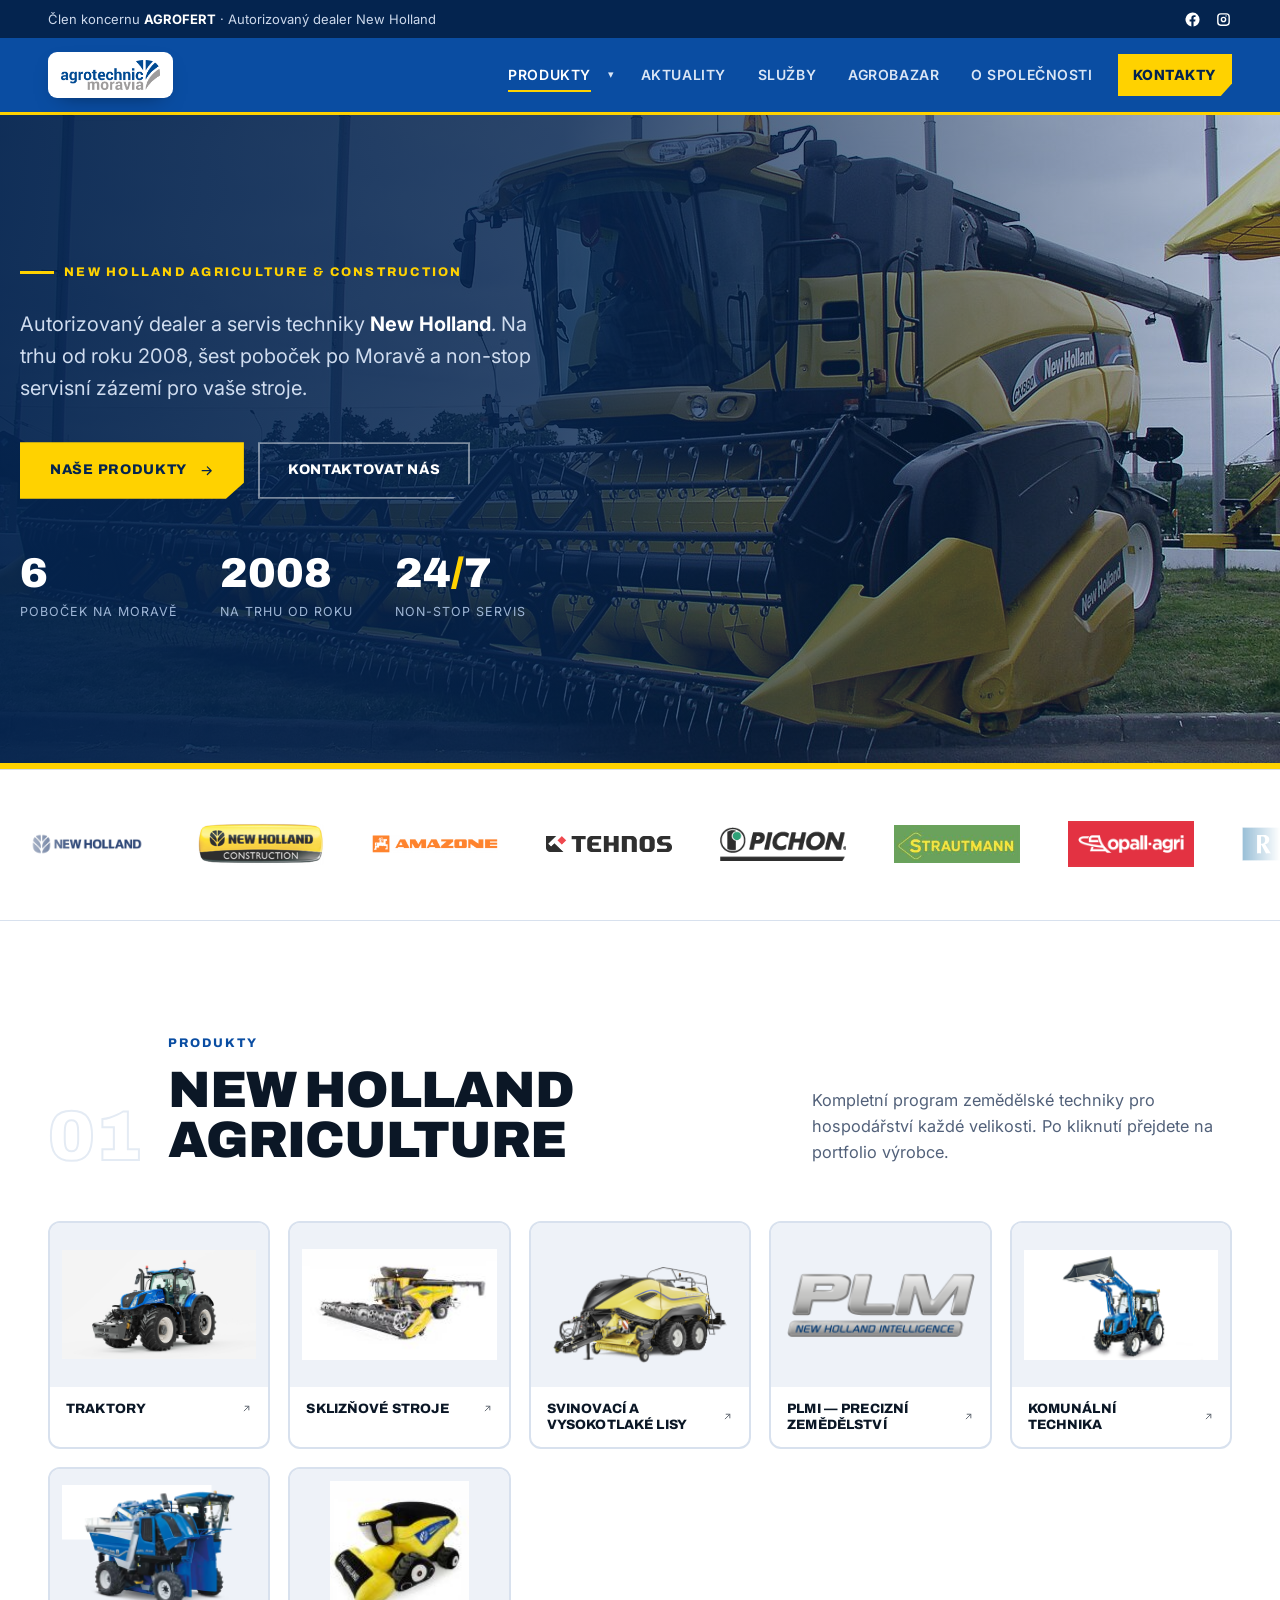
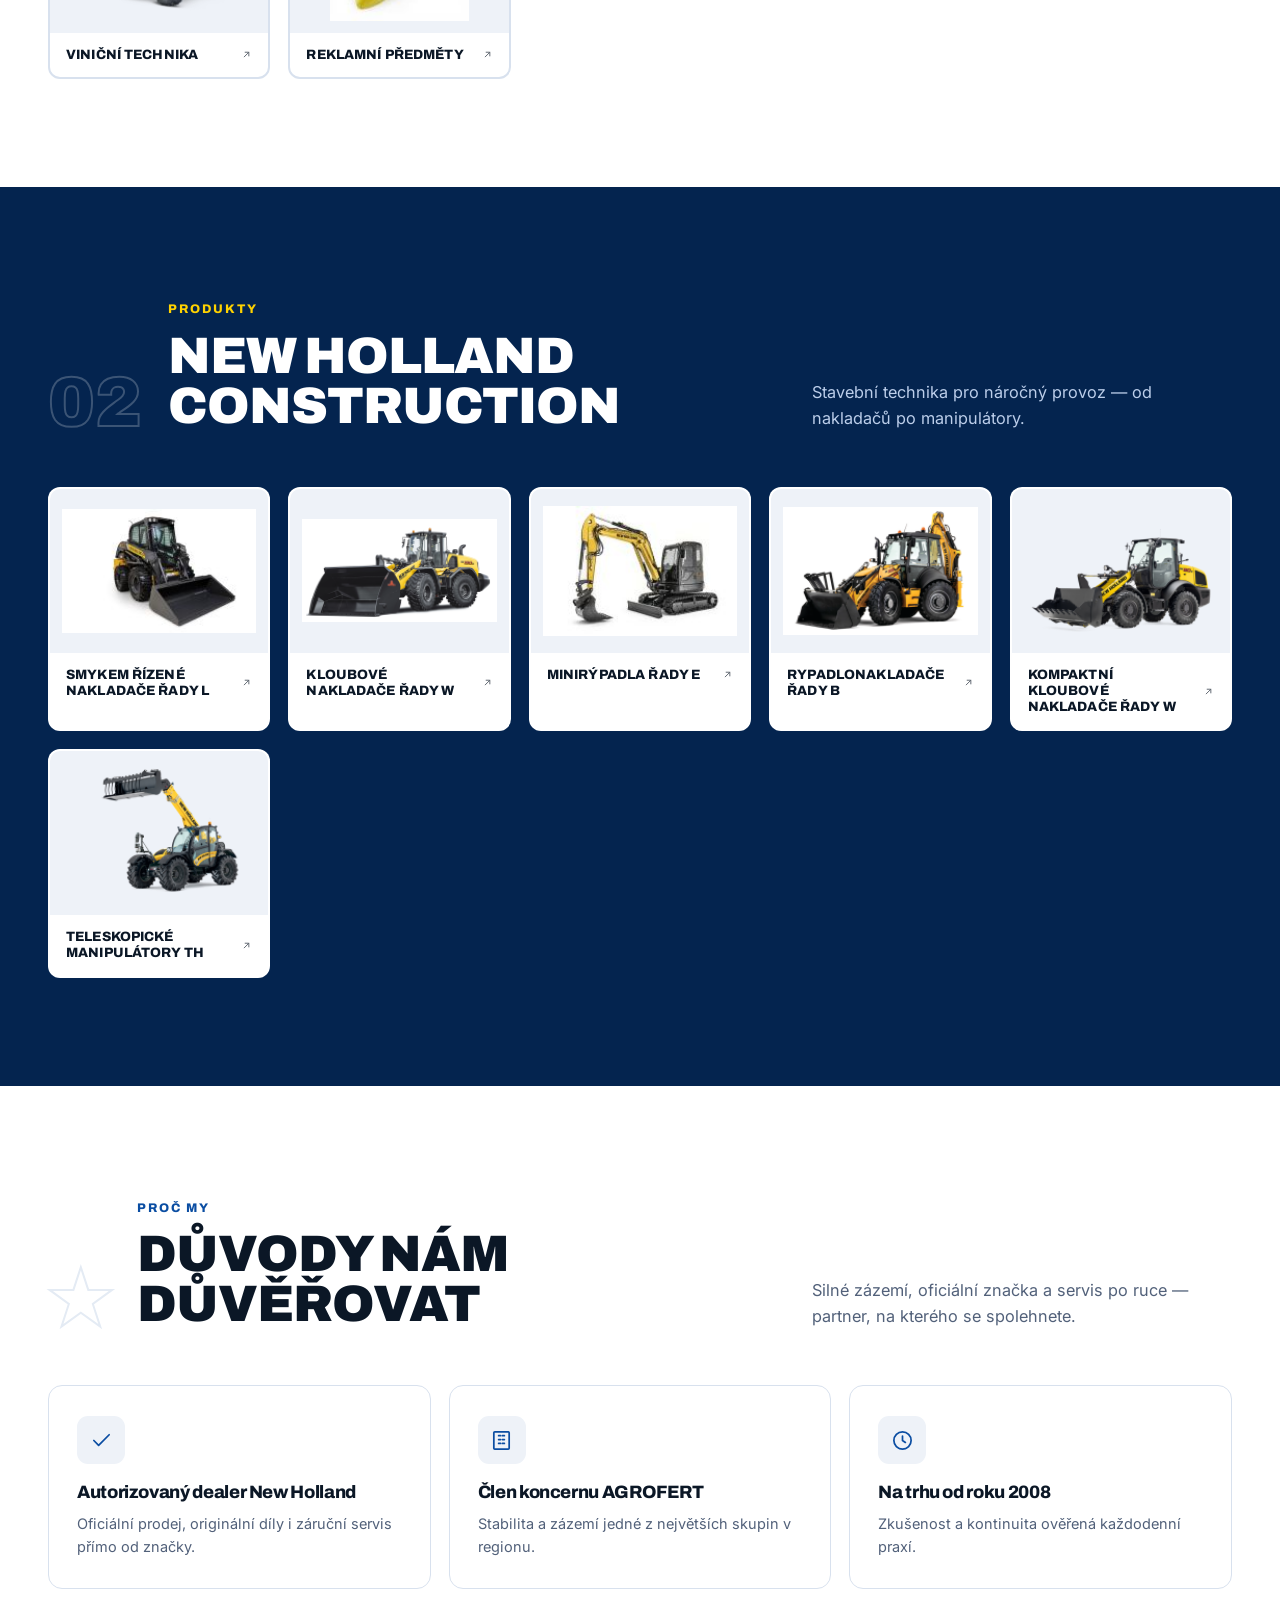
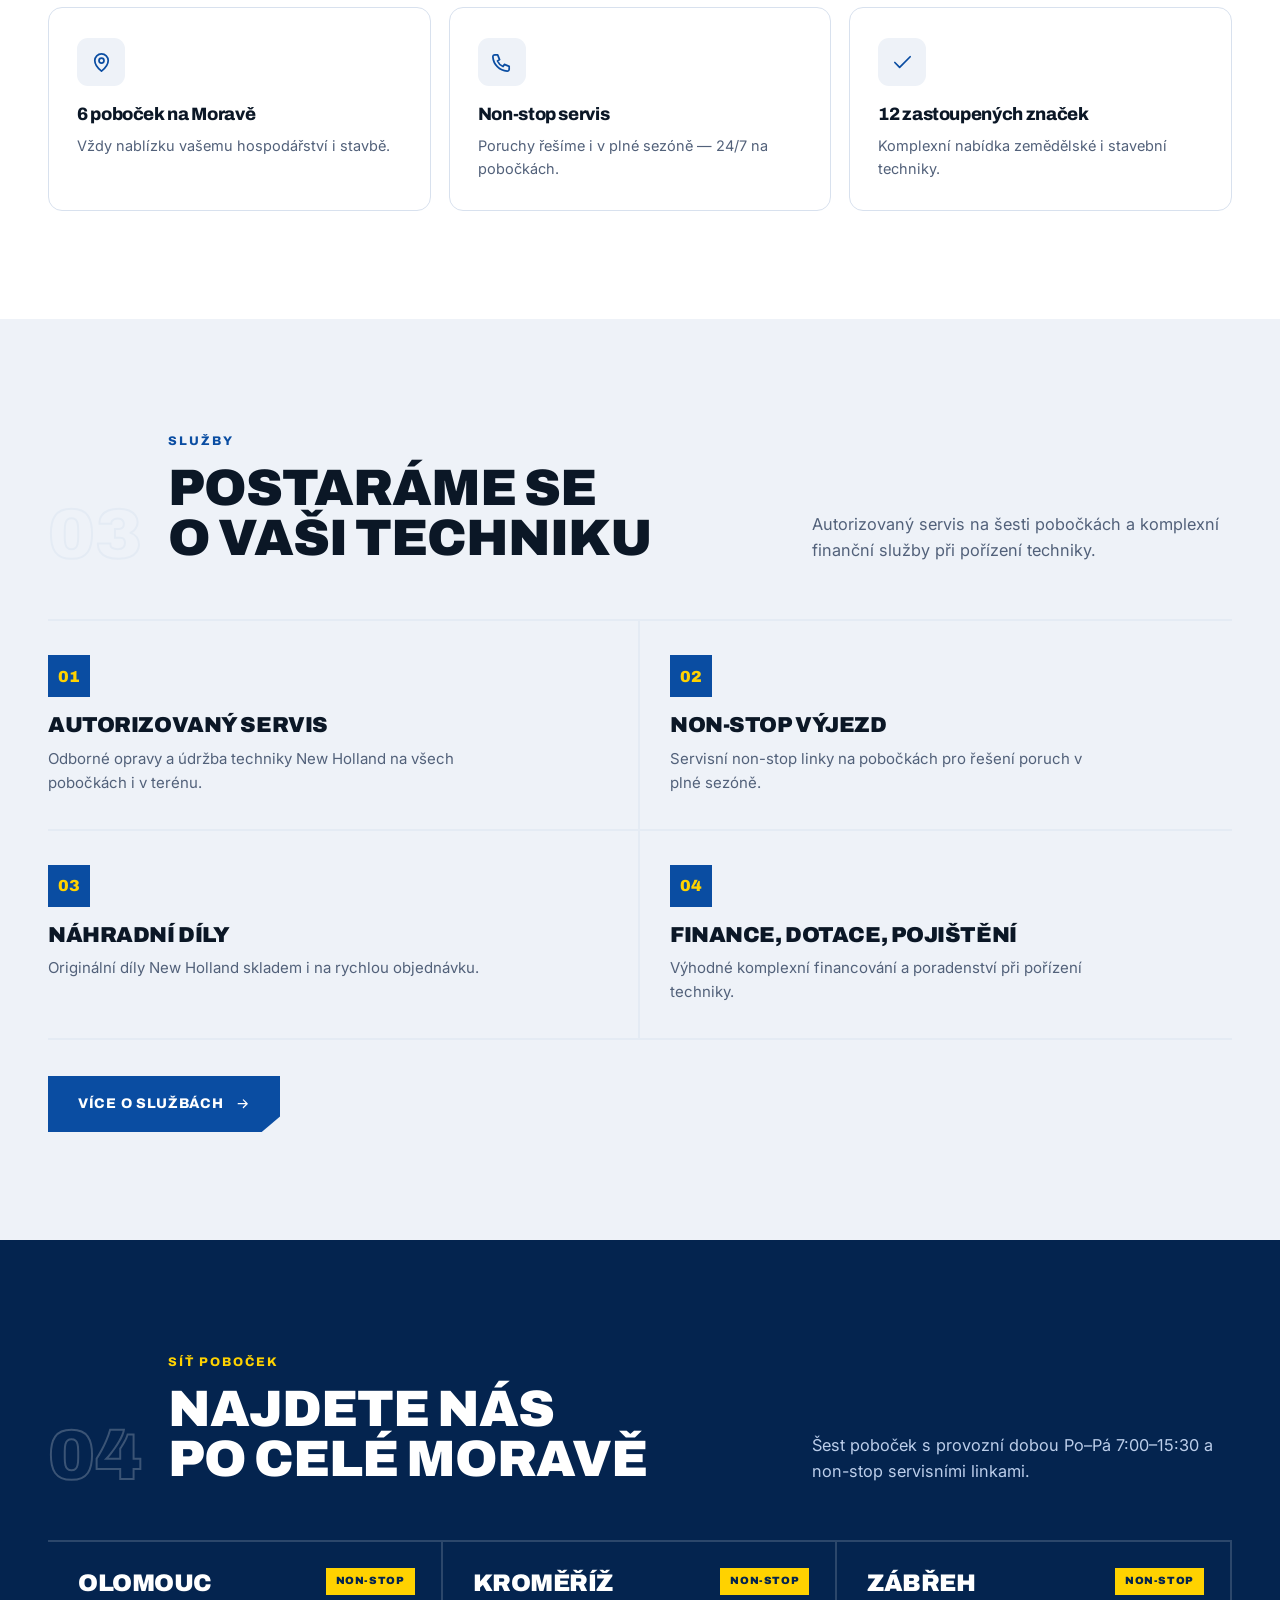
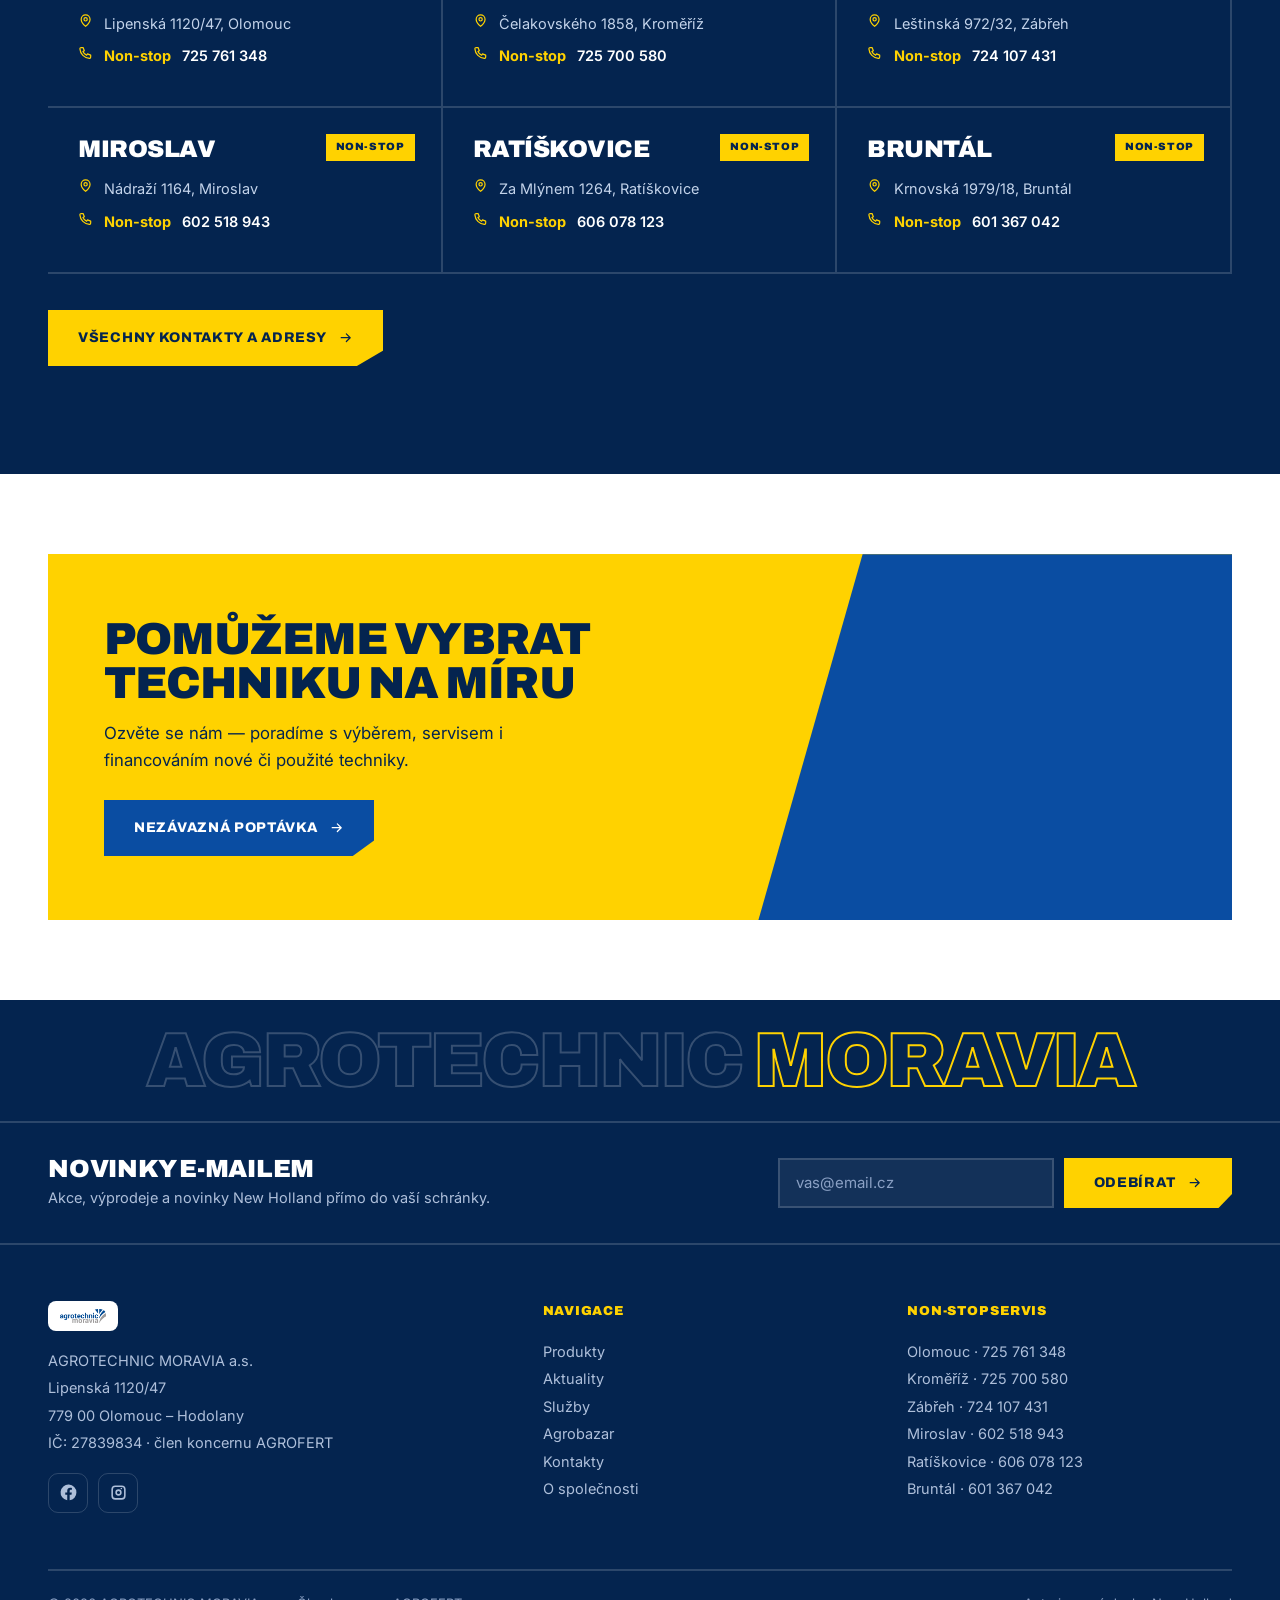
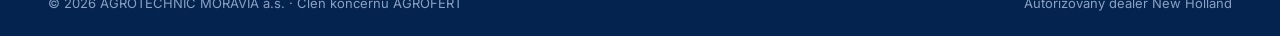
<file: index.html>
<!DOCTYPE html>
<html lang="cs">
<head>
<meta charset="UTF-8" />
<meta name="viewport" content="width=device-width, initial-scale=1.0" />
<meta name="description" content="AGROTECHNIC MORAVIA a.s. — autorizovaný dealer a servis techniky New Holland Agriculture i Construction. Člen koncernu AGROFERT. Šest poboček na Moravě." />
<meta name="keywords" content="New Holland, zemědělská technika, stavební technika, traktory, servis, náhradní díly, Morava, AGROTECHNIC MORAVIA" />
<meta name="author" content="AGROTECHNIC MORAVIA a.s." />
<meta name="robots" content="index, follow" />
<!-- canonical + og:url: current live adresa (GitHub Pages). Po napojení vlastní domény přepiš na https://www.agrotechnicmoravia.cz/ -->
<link rel="canonical" href="https://malaveselahranolka.github.io/agrotechnic-moravia/" />
<title>AGROTECHNIC MORAVIA a.s. — New Holland Agriculture &amp; Construction</title>

<!-- Open Graph (Facebook, LinkedIn, Messenger) -->
<meta property="og:type" content="website" />
<meta property="og:locale" content="cs_CZ" />
<meta property="og:site_name" content="AGROTECHNIC MORAVIA a.s." />
<meta property="og:title" content="AGROTECHNIC MORAVIA — Autorizovaný dealer New Holland" />
<meta property="og:description" content="Prodej a servis techniky New Holland na Moravě. 6 poboček, non-stop servis 24/7, na trhu od roku 2008." />
<meta property="og:url" content="https://malaveselahranolka.github.io/agrotechnic-moravia/" />
<meta property="og:image" content="https://malaveselahranolka.github.io/agrotechnic-moravia/assets/img/combine-cx880.jpg" />
<meta property="og:image:width" content="1280" />
<meta property="og:image:height" content="958" />
<meta property="og:image:alt" content="Kombajn New Holland při sklizni" />

<!-- Twitter / X -->
<meta name="twitter:card" content="summary_large_image" />
<meta name="twitter:title" content="AGROTECHNIC MORAVIA — Autorizovaný dealer New Holland" />
<meta name="twitter:description" content="Prodej a servis techniky New Holland na Moravě. 6 poboček, non-stop servis 24/7." />
<meta name="twitter:image" content="https://malaveselahranolka.github.io/agrotechnic-moravia/assets/img/combine-cx880.jpg" />
<link rel="icon" type="image/svg+xml" href="assets/fan.svg" />
<link rel="preconnect" href="https://fonts.googleapis.com" />
<link rel="preconnect" href="https://fonts.gstatic.com" crossorigin />
<link href="https://fonts.googleapis.com/css2?family=Archivo:wght@500;600;700;800;900&family=Inter:wght@400;500;600&display=swap" rel="stylesheet" />

<!-- Strukturovaná data (JSON-LD) — firma + 6 poboček s non-stop linkami pro Google -->
<script type="application/ld+json">
{
  "@context": "https://schema.org",
  "@type": "Organization",
  "@id": "https://malaveselahranolka.github.io/agrotechnic-moravia/#organization",
  "name": "AGROTECHNIC MORAVIA a.s.",
  "url": "https://malaveselahranolka.github.io/agrotechnic-moravia/",
  "logo": "https://malaveselahranolka.github.io/agrotechnic-moravia/logo.png",
  "image": "https://malaveselahranolka.github.io/agrotechnic-moravia/assets/img/combine-cx880.jpg",
  "description": "Autorizovaný dealer a servis techniky New Holland Agriculture i Construction na Moravě. Prodej, originální díly a non-stop servis na šesti pobočkách.",
  "foundingDate": "2008",
  "vatID": "CZ27839834",
  "sameAs": [
    "https://www.facebook.com/agrotechnicmoravia",
    "https://www.instagram.com/agrotechnicmoravia"
  ],
  "address": {
    "@type": "PostalAddress",
    "streetAddress": "Lipenská 1120/47",
    "addressLocality": "Olomouc – Hodolany",
    "postalCode": "779 00",
    "addressCountry": "CZ"
  },
  "department": [
    {
      "@type": "LocalBusiness",
      "name": "AGROTECHNIC MORAVIA — Olomouc (sídlo)",
      "telephone": "+420725761348",
      "address": { "@type": "PostalAddress", "streetAddress": "Lipenská 1120/47", "addressLocality": "Olomouc – Hodolany", "postalCode": "779 00", "addressCountry": "CZ" },
      "geo": { "@type": "GeoCoordinates", "latitude": 49.5914, "longitude": 17.2997 },
      "openingHoursSpecification": [{ "@type": "OpeningHoursSpecification", "dayOfWeek": ["Monday","Tuesday","Wednesday","Thursday","Friday"], "opens": "07:00", "closes": "15:30" }]
    },
    {
      "@type": "LocalBusiness",
      "name": "AGROTECHNIC MORAVIA — Kroměříž",
      "telephone": "+420725700580",
      "address": { "@type": "PostalAddress", "streetAddress": "Čelakovského 1858", "addressLocality": "Kroměříž", "postalCode": "767 01", "addressCountry": "CZ" },
      "geo": { "@type": "GeoCoordinates", "latitude": 49.3031, "longitude": 17.4092 },
      "openingHoursSpecification": [{ "@type": "OpeningHoursSpecification", "dayOfWeek": ["Monday","Tuesday","Wednesday","Thursday","Friday"], "opens": "07:00", "closes": "15:30" }]
    },
    {
      "@type": "LocalBusiness",
      "name": "AGROTECHNIC MORAVIA — Zábřeh",
      "telephone": "+420724107431",
      "address": { "@type": "PostalAddress", "streetAddress": "Leštinská 972/32", "addressLocality": "Zábřeh", "postalCode": "789 01", "addressCountry": "CZ" },
      "geo": { "@type": "GeoCoordinates", "latitude": 49.8750, "longitude": 16.8944 },
      "openingHoursSpecification": [{ "@type": "OpeningHoursSpecification", "dayOfWeek": ["Monday","Tuesday","Wednesday","Thursday","Friday"], "opens": "07:00", "closes": "15:30" }]
    },
    {
      "@type": "LocalBusiness",
      "name": "AGROTECHNIC MORAVIA — Miroslav",
      "telephone": "+420602518943",
      "address": { "@type": "PostalAddress", "streetAddress": "Nádraží 1164", "addressLocality": "Miroslav", "postalCode": "671 72", "addressCountry": "CZ" },
      "geo": { "@type": "GeoCoordinates", "latitude": 48.9358, "longitude": 16.3611 },
      "openingHoursSpecification": [{ "@type": "OpeningHoursSpecification", "dayOfWeek": ["Monday","Tuesday","Wednesday","Thursday","Friday"], "opens": "07:00", "closes": "15:30" }]
    },
    {
      "@type": "LocalBusiness",
      "name": "AGROTECHNIC MORAVIA — Ratíškovice (NON-STOP)",
      "telephone": "+420606078123",
      "address": { "@type": "PostalAddress", "streetAddress": "Za Mlýnem 1264", "addressLocality": "Ratíškovice", "postalCode": "696 02", "addressCountry": "CZ" },
      "geo": { "@type": "GeoCoordinates", "latitude": 48.9180, "longitude": 17.1558 },
      "openingHoursSpecification": [{ "@type": "OpeningHoursSpecification", "dayOfWeek": ["Monday","Tuesday","Wednesday","Thursday","Friday"], "opens": "07:00", "closes": "15:30" }]
    },
    {
      "@type": "LocalBusiness",
      "name": "AGROTECHNIC MORAVIA — Bruntál (NON-STOP)",
      "telephone": "+420601367042",
      "address": { "@type": "PostalAddress", "streetAddress": "Krnovská 1979/18", "addressLocality": "Bruntál", "postalCode": "792 01", "addressCountry": "CZ" },
      "geo": { "@type": "GeoCoordinates", "latitude": 49.9972, "longitude": 17.4765 },
      "openingHoursSpecification": [{ "@type": "OpeningHoursSpecification", "dayOfWeek": ["Monday","Tuesday","Wednesday","Thursday","Friday"], "opens": "07:00", "closes": "15:30" }]
    }
  ]
}
</script>
<link rel="stylesheet" href="styles.css" />
</head>
<body>
<svg aria-hidden="true" style="position:absolute;width:0;height:0;overflow:hidden"><symbol id="i-pin" viewBox="0 0 24 24"><path d="M12 21s7-5.3 7-11a7 7 0 1 0-14 0c0 5.7 7 11 7 11z"/><circle cx="12" cy="10" r="2.6"/></symbol><symbol id="i-phone" viewBox="0 0 24 24"><path d="M5 4h3l2 5-2.2 1.4a11 11 0 0 0 5.8 5.8L15 14l5 2v3a2 2 0 0 1-2.1 2A16 16 0 0 1 3 6.1 2 2 0 0 1 5 4z"/></symbol><symbol id="i-mail" viewBox="0 0 24 24"><rect x="3" y="5" width="18" height="14" rx="2"/><path d="m3.5 7 8.5 6 8.5-6"/></symbol><symbol id="i-clock" viewBox="0 0 24 24"><circle cx="12" cy="12" r="9"/><path d="M12 7.5V12l3 2"/></symbol><symbol id="i-check" viewBox="0 0 24 24"><path d="M20 6 9 17l-5-5"/></symbol><symbol id="i-building" viewBox="0 0 24 24"><rect x="4" y="3" width="16" height="18" rx="1"/><path d="M9 7h2m2 0h2M9 11h2m2 0h2M9 15h2m2 0h2"/></symbol><symbol id="i-arrow" viewBox="0 0 24 24"><path d="M5 12h13m-5-6 6 6-6 6"/></symbol><symbol id="i-ext" viewBox="0 0 24 24"><path d="M7 17 17 7M9 7h8v8"/></symbol><symbol id="i-fb" viewBox="0 0 24 24"><path d="M22 12a10 10 0 1 0-11.6 9.9v-7H7.9V12h2.5V9.8c0-2.46 1.47-3.82 3.72-3.82 1.08 0 2.2.19 2.2.19v2.42h-1.24c-1.22 0-1.6.76-1.6 1.54V12h2.72l-.43 2.9h-2.29v7A10 10 0 0 0 22 12z"/></symbol><symbol id="i-ig" viewBox="0 0 24 24"><path fill-rule="evenodd" clip-rule="evenodd" d="M8 3h8a5 5 0 0 1 5 5v8a5 5 0 0 1-5 5H8a5 5 0 0 1-5-5V8a5 5 0 0 1 5-5zm0 2a3 3 0 0 0-3 3v8a3 3 0 0 0 3 3h8a3 3 0 0 0 3-3V8a3 3 0 0 0-3-3H8zm4 3a4 4 0 1 1 0 8 4 4 0 0 1 0-8zm0 2a2 2 0 1 0 0 4 2 2 0 0 0 0-4zm4.6-3.1a1 1 0 1 1-2 0 1 1 0 0 1 2 0z"/></symbol></svg>

<div class="topbar">
  <div class="container topbar__inner">
    <div class="topbar__left">Člen koncernu <strong style="color:#fff">AGROFERT</strong> · Autorizovaný dealer New Holland</div>
    <div class="topbar__right">
      <a class="topbar__soc" href="https://www.facebook.com/agrotechnicmoravia" target="_blank" rel="noopener" aria-label="Facebook"><svg class="ico ico--fill"><use href="#i-fb"/></svg></a>
      <a class="topbar__soc" href="https://www.instagram.com/agrotechnicmoravia" target="_blank" rel="noopener" aria-label="Instagram"><svg class="ico ico--fill"><use href="#i-ig"/></svg></a>
    </div>
  </div>
</div>

<header class="nav">
  <div class="container nav__inner">
    <a href="index.html" class="brand" aria-label="Agrotechnic Moravia"><img class="brand__logo" src="logo.png" alt="AGROTECHNIC MORAVIA" /></a>
    <nav class="nav__links" id="navLinks">
      <div class="nav__item nav__item--drop">
        <a href="index.html" class="nav__toplink active">Produkty</a>
        <button class="caret" aria-label="Rozbalit produkty">▾</button>
        <div class="dropdown" id="prodDropdown"></div>
      </div>
      <a href="aktuality.html">Aktuality</a>
      <a href="sluzby.html">Služby</a>
      <a href="agrobazar.html">Agrobazar</a>
      <a href="spolecnost.html">O společnosti</a>
      <a href="kontakt.html" class="nav__cta">Kontakty</a>
    </nav>
    <button class="nav__toggle" id="navToggle" aria-label="Menu" aria-expanded="false">
      <span></span><span></span><span></span>
    </button>
  </div>
</header>

<!-- HERO -->
<section class="hero">
  <video class="hero__bg" autoplay muted loop playsinline preload="auto" poster="assets/img/combine-cx880.jpg" aria-hidden="true">
    <source src="assets/video/hero.mp4" type="video/mp4" />
  </video>
  <div class="hero__overlay"></div>
  <div class="container hero__inner">
    <div class="hero__content reveal">
      <h1 class="sr-only">Autorizovaný dealer a servis techniky New Holland na Moravě</h1>
      <span class="kicker">New Holland Agriculture &amp; Construction</span>
      <p class="hero__lead">Autorizovaný dealer a servis techniky <strong>New Holland</strong>.
        Na trhu od roku 2008, šest poboček po Moravě a non-stop servisní zázemí pro vaše stroje.</p>
      <div class="hero__actions">
        <a href="#agriculture" class="btn btn--primary">Naše produkty<svg class="ico ico--go"><use href="#i-arrow"/></svg></a>
        <a href="kontakt.html" class="btn btn--ghost">Kontaktovat nás</a>
      </div>
      <div class="hero__stats">
        <div class="stat"><b data-count="6">0</b><span>poboček na Moravě</span></div>
        <div class="stat"><b>2008</b><span>na trhu od roku</span></div>
        <div class="stat"><b>24<span class="yellow">/</span>7</b><span>non-stop servis</span></div>
      </div>
    </div>
  </div>
</section>

<!-- BRANDS MARQUEE -->
<section class="brands brands--bare" aria-label="Zastoupené značky">
  <div class="marquee" id="brandMarquee" role="list"></div>
</section>

<!-- AGRICULTURE -->
<section class="section" id="agriculture">
  <div class="container">
    <div class="shead reveal">
      <span class="shead__idx">01</span>
      <div class="shead__main">
        <span class="shead__eyebrow">Produkty</span>
        <h2 class="shead__title">New Holland Agriculture</h2>
      </div>
      <p class="shead__desc">Kompletní program zemědělské techniky pro hospodářství každé velikosti. Po kliknutí přejdete na portfolio výrobce.</p>
    </div>

    <div class="pcards reveal" id="prodCardsAgri"></div>
  </div>
</section>

<!-- CONSTRUCTION -->
<section class="section section--ink" id="construction">
  <div class="container">
    <div class="shead reveal">
      <span class="shead__idx">02</span>
      <div class="shead__main">
        <span class="shead__eyebrow">Produkty</span>
        <h2 class="shead__title">New Holland Construction</h2>
      </div>
      <p class="shead__desc">Stavební technika pro náročný provoz — od nakladačů po manipulátory.</p>
    </div>

    <div class="pcards reveal" id="prodCardsConstr"></div>
  </div>
</section>

<!-- TRUST / WHY US -->
<section class="section">
  <div class="container">
    <div class="shead reveal">
      <span class="shead__idx">★</span>
      <div class="shead__main">
        <span class="shead__eyebrow">Proč my</span>
        <h2 class="shead__title">Důvody nám<br />důvěřovat</h2>
      </div>
      <p class="shead__desc">Silné zázemí, oficiální značka a servis po ruce — partner, na kterého se spolehnete.</p>
    </div>
    <div class="trust reveal">
      <div class="trust__card"><span class="trust__ico"><svg class="ico"><use href="#i-check"/></svg></span><h4>Autorizovaný dealer New Holland</h4><p>Oficiální prodej, originální díly i záruční servis přímo od značky.</p></div>
      <div class="trust__card"><span class="trust__ico"><svg class="ico"><use href="#i-building"/></svg></span><h4>Člen koncernu AGROFERT</h4><p>Stabilita a zázemí jedné z největších skupin v regionu.</p></div>
      <div class="trust__card"><span class="trust__ico"><svg class="ico"><use href="#i-clock"/></svg></span><h4>Na trhu od roku 2008</h4><p>Zkušenost a kontinuita ověřená každodenní praxí.</p></div>
      <div class="trust__card"><span class="trust__ico"><svg class="ico"><use href="#i-pin"/></svg></span><h4>6 poboček na Moravě</h4><p>Vždy nablízku vašemu hospodářství i stavbě.</p></div>
      <div class="trust__card"><span class="trust__ico"><svg class="ico"><use href="#i-phone"/></svg></span><h4>Non-stop servis</h4><p>Poruchy řešíme i v plné sezóně — 24/7 na pobočkách.</p></div>
      <div class="trust__card"><span class="trust__ico"><svg class="ico"><use href="#i-check"/></svg></span><h4>12 zastoupených značek</h4><p>Komplexní nabídka zemědělské i stavební techniky.</p></div>
    </div>
  </div>
</section>

<!-- SERVICES TEASER -->
<section class="section section--mist" id="sluzby">
  <div class="container">
    <div class="shead reveal">
      <span class="shead__idx">03</span>
      <div class="shead__main">
        <span class="shead__eyebrow">Služby</span>
        <h2 class="shead__title">Postaráme se<br />o vaši techniku</h2>
      </div>
      <p class="shead__desc">Autorizovaný servis na šesti pobočkách a komplexní finanční služby při pořízení techniky.</p>
    </div>
    <div class="svc reveal">
      <div class="svc__item"><span class="svc__no">01</span><h4>Autorizovaný servis</h4><p>Odborné opravy a údržba techniky New Holland na všech pobočkách i v terénu.</p></div>
      <div class="svc__item"><span class="svc__no">02</span><h4>Non-stop výjezd</h4><p>Servisní non-stop linky na pobočkách pro řešení poruch v plné sezóně.</p></div>
      <div class="svc__item"><span class="svc__no">03</span><h4>Náhradní díly</h4><p>Originální díly New Holland skladem i na rychlou objednávku.</p></div>
      <div class="svc__item"><span class="svc__no">04</span><h4>Finance, dotace, pojištění</h4><p>Výhodné komplexní financování a poradenství při pořízení techniky.</p></div>
    </div>
    <p style="margin-top:36px"><a href="sluzby.html" class="btn btn--blue">Více o službách<svg class="ico ico--go"><use href="#i-arrow"/></svg></a></p>
  </div>
</section>

<!-- BRANCHES TEASER -->
<section class="section section--ink">
  <div class="container">
    <div class="shead reveal">
      <span class="shead__idx">04</span>
      <div class="shead__main">
        <span class="shead__eyebrow">Síť poboček</span>
        <h2 class="shead__title">Najdete nás<br />po celé Moravě</h2>
      </div>
      <p class="shead__desc">Šest poboček s provozní dobou Po–Pá 7:00–15:30 a non-stop servisními linkami.</p>
    </div>
    <div class="locs reveal">
      <div class="loc"><span class="loc__badge">NON-STOP</span><h3>Olomouc</h3><div class="loc__row"><svg class="ico"><use href="#i-pin"/></svg> Lipenská 1120/47, Olomouc</div><div class="loc__row"><svg class="ico"><use href="#i-phone"/></svg> <span class="loc__nonstop">Non-stop</span> <a href="tel:+420725761348">725 761 348</a></div></div>
      <div class="loc"><span class="loc__badge">NON-STOP</span><h3>Kroměříž</h3><div class="loc__row"><svg class="ico"><use href="#i-pin"/></svg> Čelakovského 1858, Kroměříž</div><div class="loc__row"><svg class="ico"><use href="#i-phone"/></svg> <span class="loc__nonstop">Non-stop</span> <a href="tel:+420725700580">725 700 580</a></div></div>
      <div class="loc"><span class="loc__badge">NON-STOP</span><h3>Zábřeh</h3><div class="loc__row"><svg class="ico"><use href="#i-pin"/></svg> Leštinská 972/32, Zábřeh</div><div class="loc__row"><svg class="ico"><use href="#i-phone"/></svg> <span class="loc__nonstop">Non-stop</span> <a href="tel:+420724107431">724 107 431</a></div></div>
      <div class="loc"><span class="loc__badge">NON-STOP</span><h3>Miroslav</h3><div class="loc__row"><svg class="ico"><use href="#i-pin"/></svg> Nádraží 1164, Miroslav</div><div class="loc__row"><svg class="ico"><use href="#i-phone"/></svg> <span class="loc__nonstop">Non-stop</span> <a href="tel:+420602518943">602 518 943</a></div></div>
      <div class="loc"><span class="loc__badge">NON-STOP</span><h3>Ratíškovice</h3><div class="loc__row"><svg class="ico"><use href="#i-pin"/></svg> Za Mlýnem 1264, Ratíškovice</div><div class="loc__row"><svg class="ico"><use href="#i-phone"/></svg> <span class="loc__nonstop">Non-stop</span> <a href="tel:+420606078123">606 078 123</a></div></div>
      <div class="loc"><span class="loc__badge">NON-STOP</span><h3>Bruntál</h3><div class="loc__row"><svg class="ico"><use href="#i-pin"/></svg> Krnovská 1979/18, Bruntál</div><div class="loc__row"><svg class="ico"><use href="#i-phone"/></svg> <span class="loc__nonstop">Non-stop</span> <a href="tel:+420601367042">601 367 042</a></div></div>
    </div>
    <p style="margin-top:36px"><a href="kontakt.html" class="btn btn--primary">Všechny kontakty a adresy<svg class="ico ico--go"><use href="#i-arrow"/></svg></a></p>
  </div>
</section>

<!-- CTA -->
<section class="section section--tight">
  <div class="container">
    <div class="cta reveal">
      <div class="cta__in">
        <h2>Pomůžeme vybrat techniku na míru</h2>
        <p>Ozvěte se nám — poradíme s výběrem, servisem i financováním nové či použité techniky.</p>
        <a href="kontakt.html" class="btn btn--blue">Nezávazná poptávka<svg class="ico ico--go"><use href="#i-arrow"/></svg></a>
      </div>
    </div>
  </div>
</section>

<footer class="footer">
  <div class="footer__word"><div class="container"><b>AGROTECHNIC <span class="yellow">MORAVIA</span></b></div></div>
  <div class="footer__news"><div class="container footer__news-in"><div><h3 class="footer__news-h">Novinky e-mailem</h3><p>Akce, výprodeje a novinky New Holland přímo do vaší schránky.</p></div><form class="newsletter" onsubmit="return handleNewsletter(event)"><input type="email" name="nl" required placeholder="vas@email.cz" aria-label="Váš e-mail" /><button type="submit" class="btn btn--primary">Odebírat<svg class="ico ico--go"><use href="#i-arrow"/></svg></button><p class="newsletter__note" id="nlNote" hidden>Děkujeme! Otevřeli jsme e-mail s přihláškou — stačí ji odeslat.</p></form></div></div>
  <div class="container">
    <div class="footer__main">
      <div>
        <img class="footer__logo" src="logo.png" alt="AGROTECHNIC MORAVIA" />
        <p>AGROTECHNIC MORAVIA a.s.<br />Lipenská 1120/47<br />779 00 Olomouc – Hodolany<br />IČ: 27839834 · člen koncernu AGROFERT</p>
        <div class="footer__social"><a href="https://www.facebook.com/agrotechnicmoravia" target="_blank" rel="noopener" aria-label="Facebook"><svg class="ico ico--fill"><use href="#i-fb"/></svg></a><a href="https://www.instagram.com/agrotechnicmoravia" target="_blank" rel="noopener" aria-label="Instagram"><svg class="ico ico--fill"><use href="#i-ig"/></svg></a></div>
      </div>
      <div>
        <h5>Navigace</h5>
        <a href="index.html">Produkty</a>
        <a href="aktuality.html">Aktuality</a>
        <a href="sluzby.html">Služby</a>
        <a href="agrobazar.html">Agrobazar</a>
        <a href="kontakt.html">Kontakty</a>
        <a href="spolecnost.html">O společnosti</a>
      </div>
      <div>
        <h5>Non-stop servis</h5>
        <a href="tel:+420725761348">Olomouc · 725 761 348</a>
        <a href="tel:+420725700580">Kroměříž · 725 700 580</a>
        <a href="tel:+420724107431">Zábřeh · 724 107 431</a>
        <a href="tel:+420602518943">Miroslav · 602 518 943</a>
        <a href="tel:+420606078123">Ratíškovice · 606 078 123</a>
        <a href="tel:+420601367042">Bruntál · 601 367 042</a>
      </div>
    </div>
    <div class="footer__bottom">
      <span>© <span id="year"></span> AGROTECHNIC MORAVIA a.s. · Člen koncernu AGROFERT</span>
      <span>Autorizovaný dealer New Holland</span>
    </div>
  </div>
</footer>

<script src="script.js"></script>
</body>
</html>
</file>
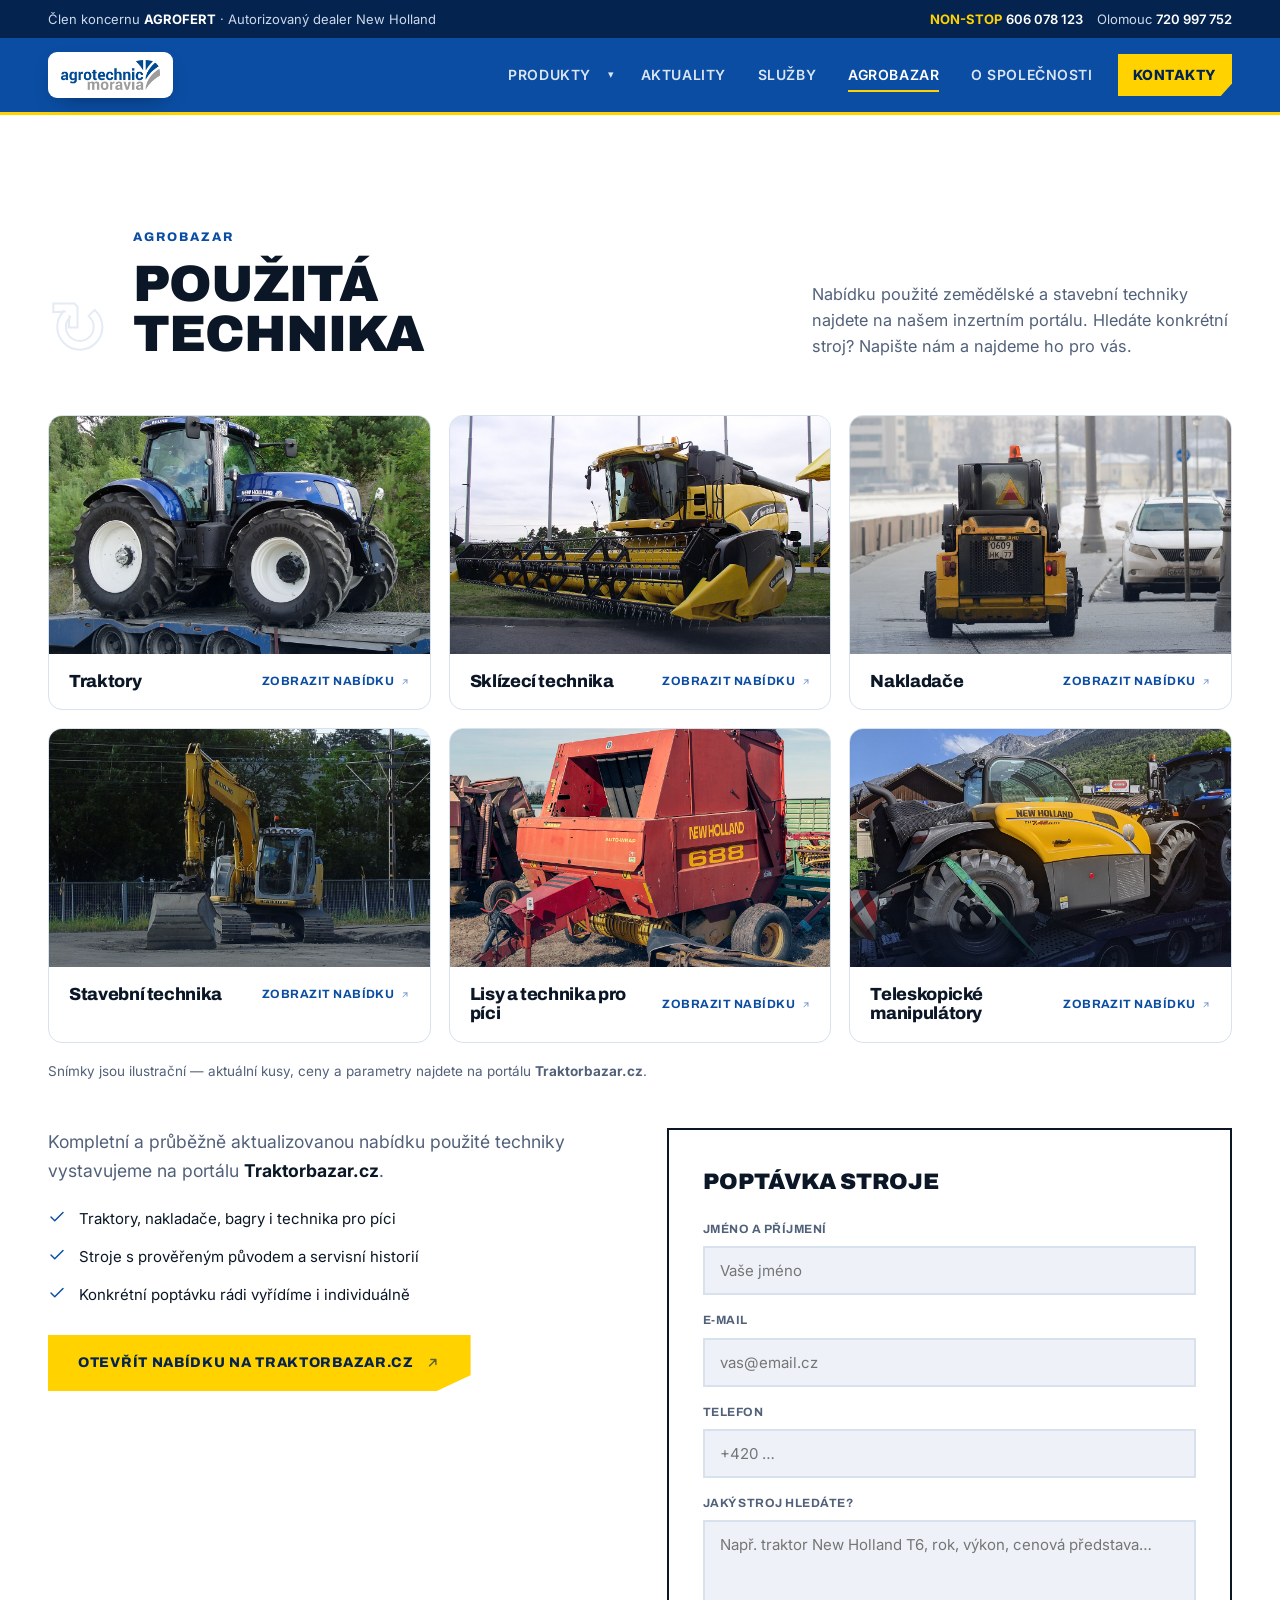
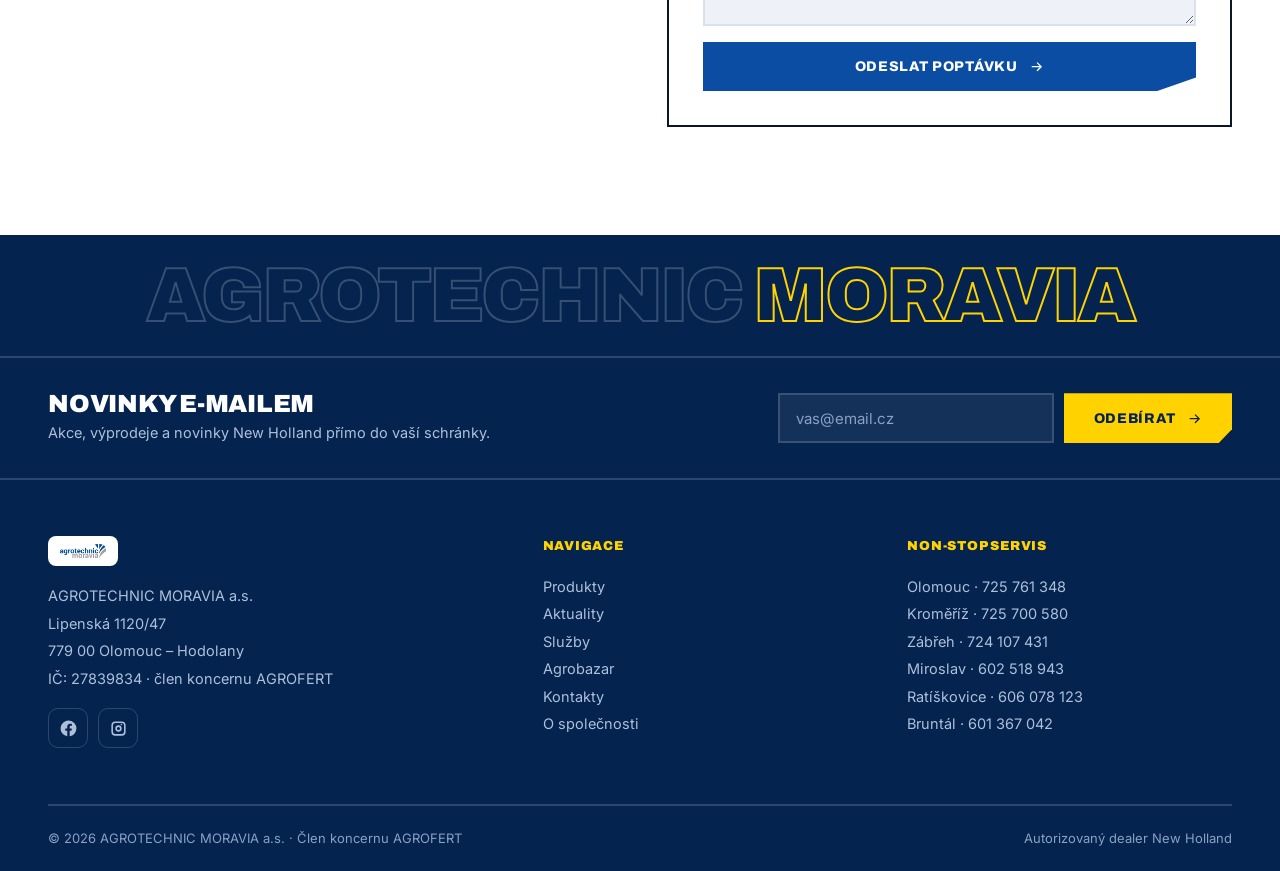
<file: agrobazar.html>
<!DOCTYPE html>
<html lang="cs">
<head>
<meta charset="UTF-8" />
<meta name="viewport" content="width=device-width, initial-scale=1.0" />
<meta name="description" content="Agrobazar AGROTECHNIC MORAVIA — nabídka použité zemědělské a stavební techniky na portálu Traktorbazar.cz. Poptejte konkrétní stroj." />
<title>Agrobazar — AGROTECHNIC MORAVIA a.s.</title>
<meta name="author" content="AGROTECHNIC MORAVIA a.s." />
<meta name="robots" content="index, follow" />
<link rel="canonical" href="https://malaveselahranolka.github.io/agrotechnic-moravia/agrobazar.html" />
<meta property="og:type" content="website" />
<meta property="og:locale" content="cs_CZ" />
<meta property="og:site_name" content="AGROTECHNIC MORAVIA a.s." />
<meta property="og:title" content="Agrobazar — AGROTECHNIC MORAVIA" />
<meta property="og:description" content="Použitá zemědělská a stavební technika AGROTECHNIC MORAVIA — poptejte konkrétní stroj." />
<meta property="og:url" content="https://malaveselahranolka.github.io/agrotechnic-moravia/agrobazar.html" />
<meta property="og:image" content="https://malaveselahranolka.github.io/agrotechnic-moravia/assets/img/combine-cx880.jpg" />
<meta name="twitter:card" content="summary_large_image" />
<meta name="twitter:title" content="Agrobazar — AGROTECHNIC MORAVIA" />
<meta name="twitter:description" content="Použitá zemědělská a stavební technika AGROTECHNIC MORAVIA — poptejte konkrétní stroj." />
<meta name="twitter:image" content="https://malaveselahranolka.github.io/agrotechnic-moravia/assets/img/combine-cx880.jpg" />
<link rel="icon" type="image/svg+xml" href="assets/fan.svg" />
<link rel="preconnect" href="https://fonts.googleapis.com" />
<link rel="preconnect" href="https://fonts.gstatic.com" crossorigin />
<link href="https://fonts.googleapis.com/css2?family=Archivo:wght@500;600;700;800;900&family=Inter:wght@400;500;600&display=swap" rel="stylesheet" />
<link rel="stylesheet" href="styles.css" />
</head>
<body>
<svg aria-hidden="true" style="position:absolute;width:0;height:0;overflow:hidden"><symbol id="i-pin" viewBox="0 0 24 24"><path d="M12 21s7-5.3 7-11a7 7 0 1 0-14 0c0 5.7 7 11 7 11z"/><circle cx="12" cy="10" r="2.6"/></symbol><symbol id="i-phone" viewBox="0 0 24 24"><path d="M5 4h3l2 5-2.2 1.4a11 11 0 0 0 5.8 5.8L15 14l5 2v3a2 2 0 0 1-2.1 2A16 16 0 0 1 3 6.1 2 2 0 0 1 5 4z"/></symbol><symbol id="i-mail" viewBox="0 0 24 24"><rect x="3" y="5" width="18" height="14" rx="2"/><path d="m3.5 7 8.5 6 8.5-6"/></symbol><symbol id="i-clock" viewBox="0 0 24 24"><circle cx="12" cy="12" r="9"/><path d="M12 7.5V12l3 2"/></symbol><symbol id="i-check" viewBox="0 0 24 24"><path d="M20 6 9 17l-5-5"/></symbol><symbol id="i-building" viewBox="0 0 24 24"><rect x="4" y="3" width="16" height="18" rx="1"/><path d="M9 7h2m2 0h2M9 11h2m2 0h2M9 15h2m2 0h2"/></symbol><symbol id="i-arrow" viewBox="0 0 24 24"><path d="M5 12h13m-5-6 6 6-6 6"/></symbol><symbol id="i-ext" viewBox="0 0 24 24"><path d="M7 17 17 7M9 7h8v8"/></symbol><symbol id="i-fb" viewBox="0 0 24 24"><path d="M22 12a10 10 0 1 0-11.6 9.9v-7H7.9V12h2.5V9.8c0-2.46 1.47-3.82 3.72-3.82 1.08 0 2.2.19 2.2.19v2.42h-1.24c-1.22 0-1.6.76-1.6 1.54V12h2.72l-.43 2.9h-2.29v7A10 10 0 0 0 22 12z"/></symbol><symbol id="i-ig" viewBox="0 0 24 24"><path fill-rule="evenodd" clip-rule="evenodd" d="M8 3h8a5 5 0 0 1 5 5v8a5 5 0 0 1-5 5H8a5 5 0 0 1-5-5V8a5 5 0 0 1 5-5zm0 2a3 3 0 0 0-3 3v8a3 3 0 0 0 3 3h8a3 3 0 0 0 3-3V8a3 3 0 0 0-3-3H8zm4 3a4 4 0 1 1 0 8 4 4 0 0 1 0-8zm0 2a2 2 0 1 0 0 4 2 2 0 0 0 0-4zm4.6-3.1a1 1 0 1 1-2 0 1 1 0 0 1 2 0z"/></symbol></svg>

<div class="topbar">
  <div class="container topbar__inner">
    <div class="topbar__left">Člen koncernu <strong style="color:#fff">AGROFERT</strong> · Autorizovaný dealer New Holland</div>
    <div class="topbar__right">
      <span><span class="dotk">NON-STOP</span> <a href="tel:+420606078123">606 078 123</a></span>
      <span>Olomouc <a href="tel:+420720997752">720 997 752</a></span>
    </div>
  </div>
</div>

<header class="nav">
  <div class="container nav__inner">
    <a href="index.html" class="brand" aria-label="Agrotechnic Moravia"><img class="brand__logo" src="logo.png" alt="AGROTECHNIC MORAVIA" /></a>
    <nav class="nav__links" id="navLinks">
      <div class="nav__item nav__item--drop">
        <a href="index.html" class="nav__toplink">Produkty</a>
        <button class="caret" aria-label="Rozbalit produkty">▾</button>
        <div class="dropdown" id="prodDropdown"></div>
      </div>
      <a href="aktuality.html">Aktuality</a>
      <a href="sluzby.html">Služby</a>
      <a href="agrobazar.html" class="active">Agrobazar</a>
      <a href="spolecnost.html">O společnosti</a>
      <a href="kontakt.html" class="nav__cta">Kontakty</a>
    </nav>
    <button class="nav__toggle" id="navToggle" aria-label="Menu" aria-expanded="false">
      <span></span><span></span><span></span>
    </button>
  </div>
</header>

<section class="section">
  <div class="container">
    <div class="shead reveal">
      <span class="shead__idx">↻</span>
      <div class="shead__main">
        <span class="shead__eyebrow">Agrobazar</span>
        <h2 class="shead__title">Použitá<br />technika</h2>
      </div>
      <p class="shead__desc">Nabídku použité zemědělské a stavební techniky najdete na našem inzertním portálu. Hledáte konkrétní stroj? Napište nám a najdeme ho pro vás.</p>
    </div>

    <div class="bazar reveal">
      <a href="https://www.traktorbazar.cz/" target="_blank" rel="noopener" class="bazar__card">
        <div class="bazar__img"><img src="assets/img/tractor-t7.jpg" alt="Použité traktory" loading="lazy" /></div>
        <div class="bazar__body"><h4>Traktory</h4><span class="bazar__go">Zobrazit nabídku<svg class="ico ico--go ico--ext"><use href="#i-ext"/></svg></span></div>
      </a>
      <a href="https://www.traktorbazar.cz/" target="_blank" rel="noopener" class="bazar__card">
        <div class="bazar__img"><img src="assets/img/combine-cx880.jpg" alt="Použitá sklízecí technika" loading="lazy" /></div>
        <div class="bazar__body"><h4>Sklízecí technika</h4><span class="bazar__go">Zobrazit nabídku<svg class="ico ico--go ico--ext"><use href="#i-ext"/></svg></span></div>
      </a>
      <a href="https://www.traktorbazar.cz/" target="_blank" rel="noopener" class="bazar__card">
        <div class="bazar__img"><img src="assets/img/loader-moscow.jpg" alt="Použité nakladače" loading="lazy" /></div>
        <div class="bazar__body"><h4>Nakladače</h4><span class="bazar__go">Zobrazit nabídku<svg class="ico ico--go ico--ext"><use href="#i-ext"/></svg></span></div>
      </a>
      <a href="https://www.traktorbazar.cz/" target="_blank" rel="noopener" class="bazar__card">
        <div class="bazar__img"><img src="assets/img/excavator-e135.jpg" alt="Použitá stavební technika" loading="lazy" /></div>
        <div class="bazar__body"><h4>Stavební technika</h4><span class="bazar__go">Zobrazit nabídku<svg class="ico ico--go ico--ext"><use href="#i-ext"/></svg></span></div>
      </a>
      <a href="https://www.traktorbazar.cz/" target="_blank" rel="noopener" class="bazar__card">
        <div class="bazar__img"><img src="assets/img/baler-688.jpg" alt="Použité lisy a technika pro píci" loading="lazy" /></div>
        <div class="bazar__body"><h4>Lisy a technika pro píci</h4><span class="bazar__go">Zobrazit nabídku<svg class="ico ico--go ico--ext"><use href="#i-ext"/></svg></span></div>
      </a>
      <a href="https://www.traktorbazar.cz/" target="_blank" rel="noopener" class="bazar__card">
        <div class="bazar__img"><img src="assets/img/telehandler-th742.jpg" alt="Použité teleskopické manipulátory" loading="lazy" /></div>
        <div class="bazar__body"><h4>Teleskopické manipulátory</h4><span class="bazar__go">Zobrazit nabídku<svg class="ico ico--go ico--ext"><use href="#i-ext"/></svg></span></div>
      </a>
    </div>
    <p class="bazar__hint reveal">Snímky jsou ilustrační — aktuální kusy, ceny a parametry najdete na portálu <strong>Traktorbazar.cz</strong>.</p>

    <div class="contact reveal">
      <div>
        <p style="font-size:1.1rem;color:var(--ink-soft);margin-bottom:22px">Kompletní a průběžně aktualizovanou nabídku použité techniky vystavujeme na portálu <strong style="color:var(--ink)">Traktorbazar.cz</strong>.</p>
        <ul class="contact__list">
          <li><svg class="ico"><use href="#i-check"/></svg> Traktory, nakladače, bagry i technika pro píci</li>
          <li><svg class="ico"><use href="#i-check"/></svg> Stroje s prověřeným původem a servisní historií</li>
          <li><svg class="ico"><use href="#i-check"/></svg> Konkrétní poptávku rádi vyřídíme i individuálně</li>
        </ul>
        <p style="margin-top:28px">
          <a href="https://www.traktorbazar.cz/" target="_blank" rel="noopener" class="btn btn--primary">Otevřít nabídku na Traktorbazar.cz<svg class="ico ico--go ico--ext"><use href="#i-ext"/></svg></a>
        </p>
      </div>

      <form class="form" onsubmit="return handleSubmit(event)">
        <p class="form__title">Poptávka stroje</p>
        <div class="field"><label for="name">Jméno a příjmení</label><input id="name" name="name" required placeholder="Vaše jméno" /></div>
        <div class="field"><label for="email">E-mail</label><input id="email" name="email" type="email" required placeholder="vas@email.cz" /></div>
        <div class="field"><label for="phone">Telefon</label><input id="phone" name="phone" type="tel" placeholder="+420 …" /></div>
        <div class="field"><label for="msg">Jaký stroj hledáte?</label><textarea id="msg" name="msg" rows="4" required placeholder="Např. traktor New Holland T6, rok, výkon, cenová představa…"></textarea></div>
        <button type="submit" class="btn btn--blue btn--full">Odeslat poptávku<svg class="ico ico--go"><use href="#i-arrow"/></svg></button>
        <p class="form__note" id="formNote" hidden>Děkujeme! Otevřeli jsme váš e-mailový klient s předvyplněnou zprávou — stačí ji odeslat.</p>
      </form>
    </div>
  </div>
</section>

<footer class="footer">
  <div class="footer__word"><div class="container"><b>AGROTECHNIC <span class="yellow">MORAVIA</span></b></div></div>
  <div class="footer__news"><div class="container footer__news-in"><div><h3 class="footer__news-h">Novinky e-mailem</h3><p>Akce, výprodeje a novinky New Holland přímo do vaší schránky.</p></div><form class="newsletter" onsubmit="return handleNewsletter(event)"><input type="email" name="nl" required placeholder="vas@email.cz" aria-label="Váš e-mail" /><button type="submit" class="btn btn--primary">Odebírat<svg class="ico ico--go"><use href="#i-arrow"/></svg></button><p class="newsletter__note" id="nlNote" hidden>Děkujeme! Otevřeli jsme e-mail s přihláškou — stačí ji odeslat.</p></form></div></div>
  <div class="container">
    <div class="footer__main">
      <div>
        <img class="footer__logo" src="logo.png" alt="AGROTECHNIC MORAVIA" />
        <p>AGROTECHNIC MORAVIA a.s.<br />Lipenská 1120/47<br />779 00 Olomouc – Hodolany<br />IČ: 27839834 · člen koncernu AGROFERT</p>
        <div class="footer__social"><a href="https://www.facebook.com/agrotechnicmoravia" target="_blank" rel="noopener" aria-label="Facebook"><svg class="ico ico--fill"><use href="#i-fb"/></svg></a><a href="https://www.instagram.com/agrotechnicmoravia" target="_blank" rel="noopener" aria-label="Instagram"><svg class="ico ico--fill"><use href="#i-ig"/></svg></a></div>
      </div>
      <div><h5>Navigace</h5><a href="index.html">Produkty</a><a href="aktuality.html">Aktuality</a><a href="sluzby.html">Služby</a><a href="agrobazar.html">Agrobazar</a><a href="kontakt.html">Kontakty</a><a href="spolecnost.html">O společnosti</a></div>
      <div><h5>Non-stop servis</h5><a href="tel:+420725761348">Olomouc · 725 761 348</a><a href="tel:+420725700580">Kroměříž · 725 700 580</a><a href="tel:+420724107431">Zábřeh · 724 107 431</a><a href="tel:+420602518943">Miroslav · 602 518 943</a><a href="tel:+420606078123">Ratíškovice · 606 078 123</a><a href="tel:+420601367042">Bruntál · 601 367 042</a></div>
    </div>
    <div class="footer__bottom">
      <span>© <span id="year"></span> AGROTECHNIC MORAVIA a.s. · Člen koncernu AGROFERT</span>
      <span>Autorizovaný dealer New Holland</span>
    </div>
  </div>
</footer>

<script src="script.js"></script>
</body>
</html>
</file>
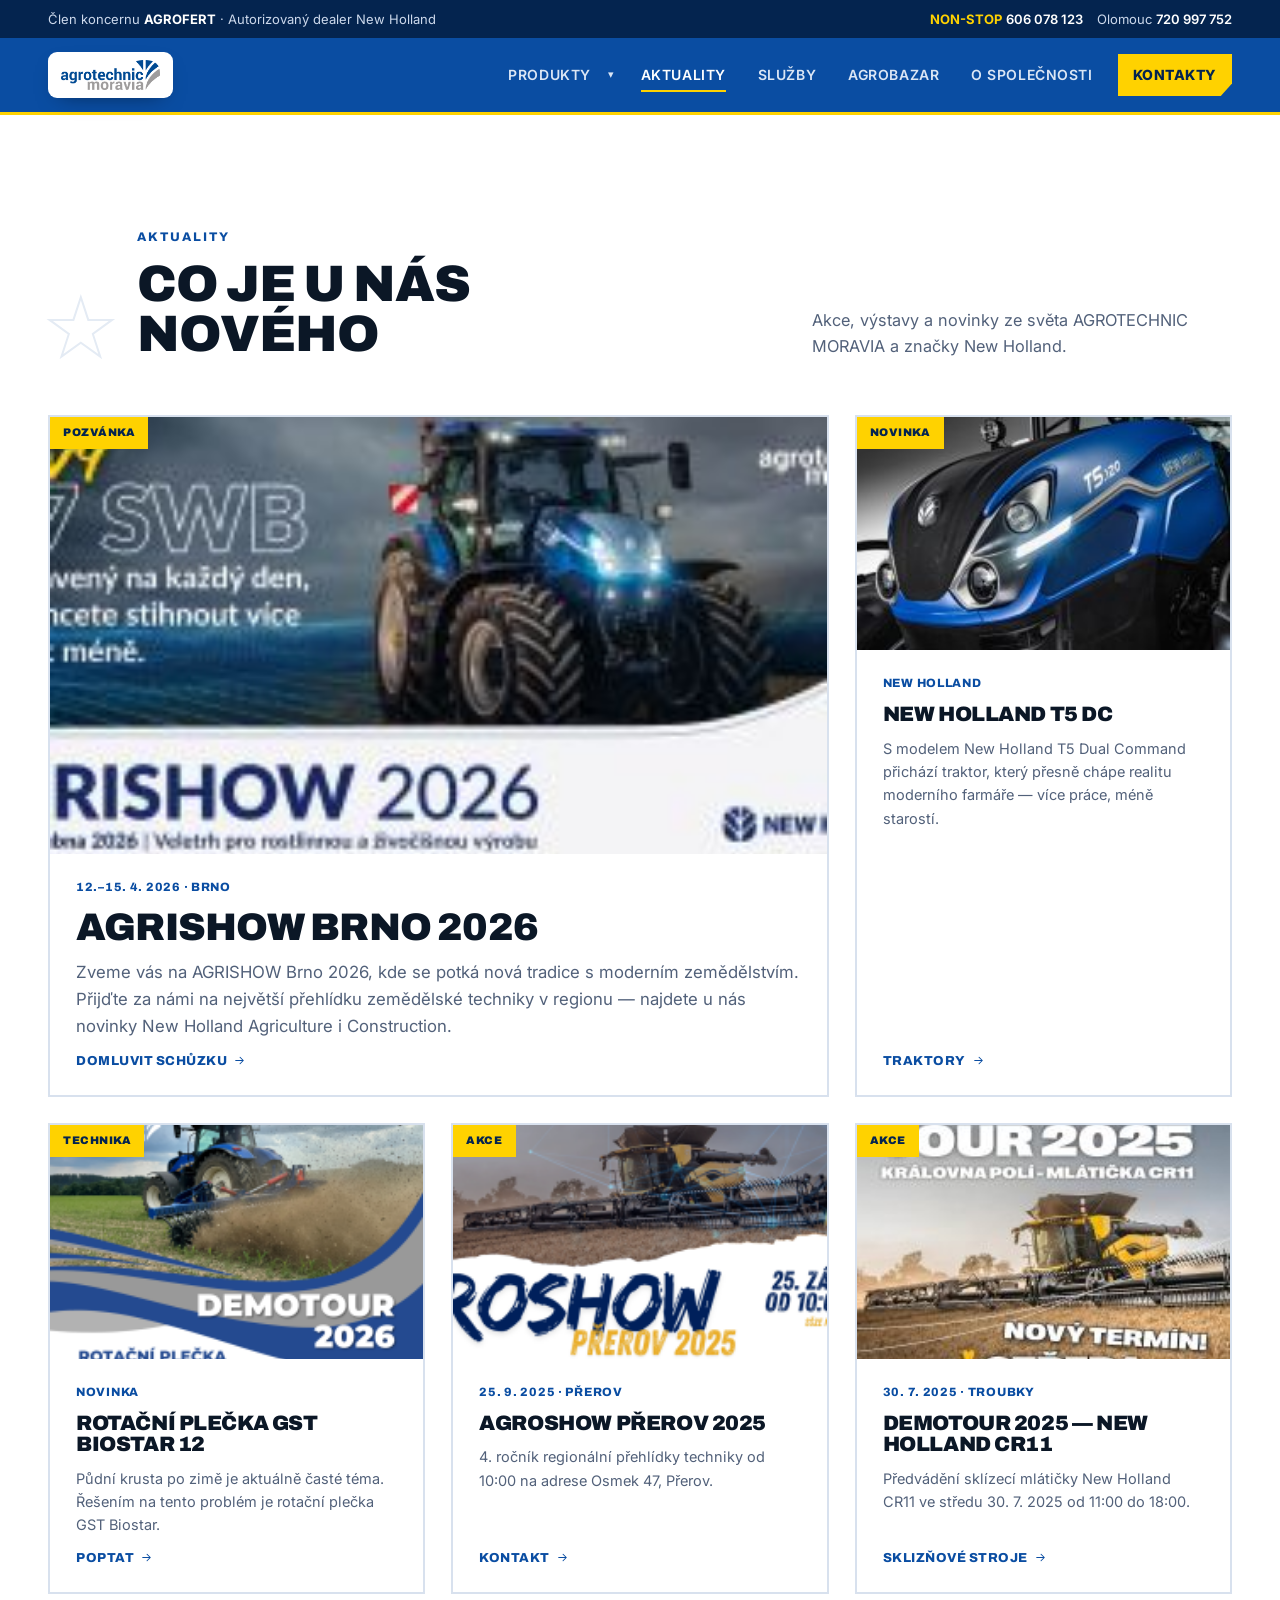
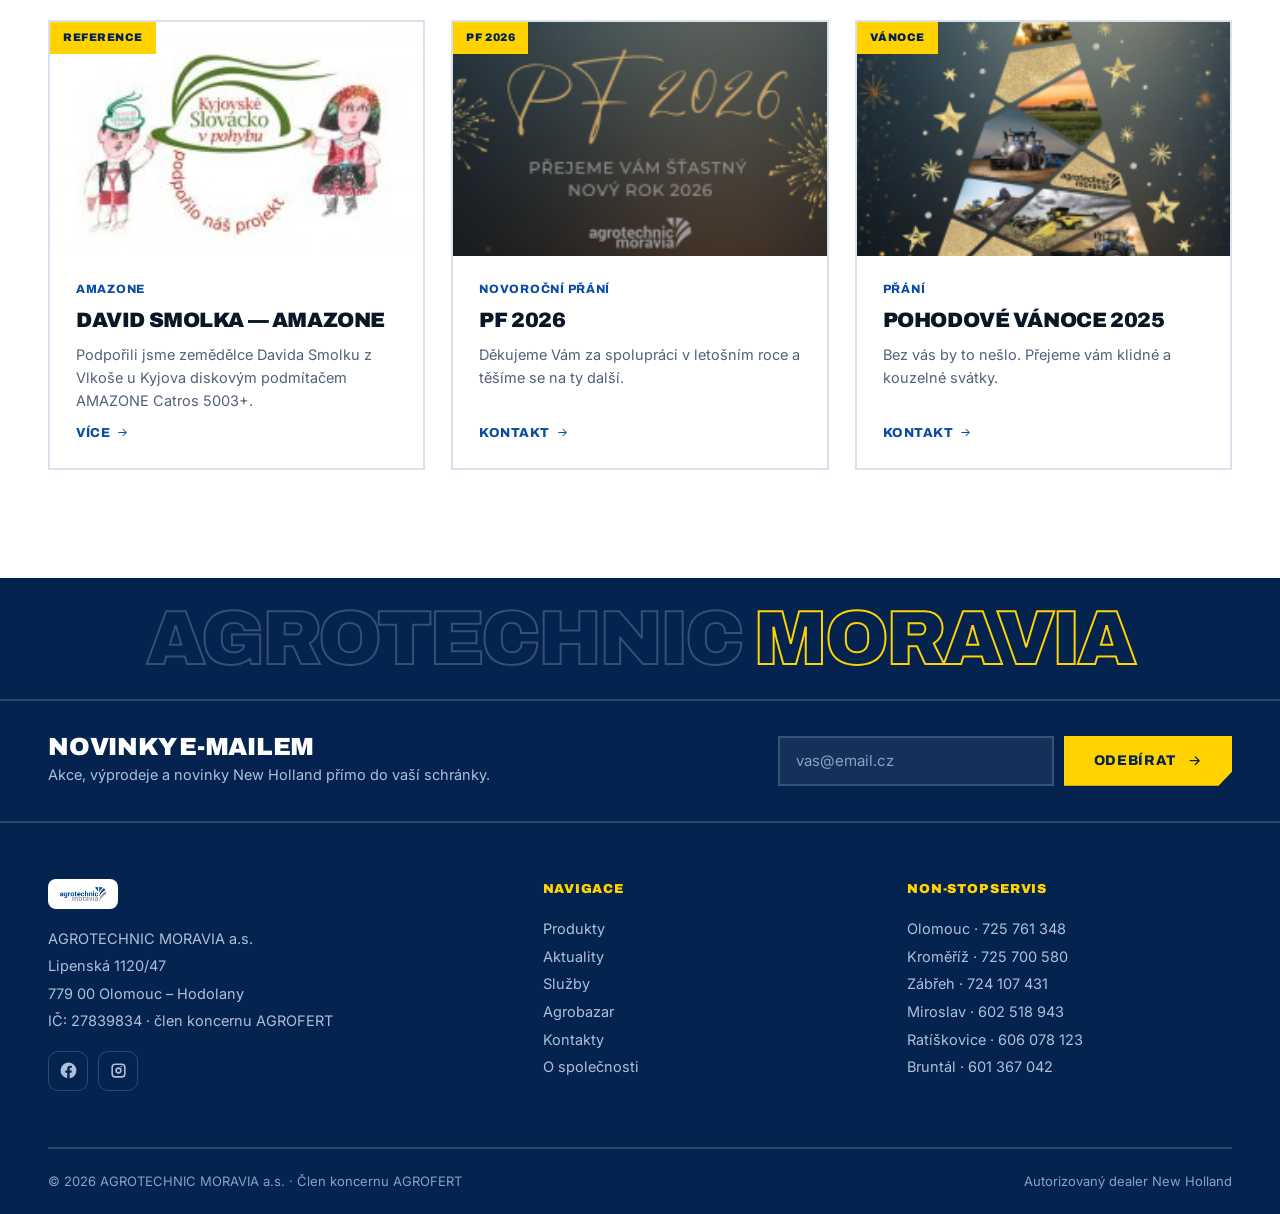
<file: aktuality.html>
<!DOCTYPE html>
<html lang="cs">
<head>
<meta charset="UTF-8" />
<meta name="viewport" content="width=device-width, initial-scale=1.0" />
<meta name="description" content="Aktuality AGROTECHNIC MORAVIA a.s. — akce, výstavy a novinky New Holland: AGRISHOW Brno 2026, New Holland T5 DC, rotační plečka GST Biostar a další." />
<title>Aktuality — AGROTECHNIC MORAVIA a.s.</title>
<meta name="author" content="AGROTECHNIC MORAVIA a.s." />
<meta name="robots" content="index, follow" />
<link rel="canonical" href="https://malaveselahranolka.github.io/agrotechnic-moravia/aktuality.html" />
<meta property="og:type" content="website" />
<meta property="og:locale" content="cs_CZ" />
<meta property="og:site_name" content="AGROTECHNIC MORAVIA a.s." />
<meta property="og:title" content="Aktuality — AGROTECHNIC MORAVIA" />
<meta property="og:description" content="Akce, výstavy a novinky New Holland od AGROTECHNIC MORAVIA." />
<meta property="og:url" content="https://malaveselahranolka.github.io/agrotechnic-moravia/aktuality.html" />
<meta property="og:image" content="https://malaveselahranolka.github.io/agrotechnic-moravia/assets/img/combine-cx880.jpg" />
<meta name="twitter:card" content="summary_large_image" />
<meta name="twitter:title" content="Aktuality — AGROTECHNIC MORAVIA" />
<meta name="twitter:description" content="Akce, výstavy a novinky New Holland od AGROTECHNIC MORAVIA." />
<meta name="twitter:image" content="https://malaveselahranolka.github.io/agrotechnic-moravia/assets/img/combine-cx880.jpg" />
<link rel="icon" type="image/svg+xml" href="assets/fan.svg" />
<link rel="preconnect" href="https://fonts.googleapis.com" />
<link rel="preconnect" href="https://fonts.gstatic.com" crossorigin />
<link href="https://fonts.googleapis.com/css2?family=Archivo:wght@500;600;700;800;900&family=Inter:wght@400;500;600&display=swap" rel="stylesheet" />
<link rel="stylesheet" href="styles.css" />
</head>
<body>
<svg aria-hidden="true" style="position:absolute;width:0;height:0;overflow:hidden"><symbol id="i-pin" viewBox="0 0 24 24"><path d="M12 21s7-5.3 7-11a7 7 0 1 0-14 0c0 5.7 7 11 7 11z"/><circle cx="12" cy="10" r="2.6"/></symbol><symbol id="i-phone" viewBox="0 0 24 24"><path d="M5 4h3l2 5-2.2 1.4a11 11 0 0 0 5.8 5.8L15 14l5 2v3a2 2 0 0 1-2.1 2A16 16 0 0 1 3 6.1 2 2 0 0 1 5 4z"/></symbol><symbol id="i-mail" viewBox="0 0 24 24"><rect x="3" y="5" width="18" height="14" rx="2"/><path d="m3.5 7 8.5 6 8.5-6"/></symbol><symbol id="i-clock" viewBox="0 0 24 24"><circle cx="12" cy="12" r="9"/><path d="M12 7.5V12l3 2"/></symbol><symbol id="i-check" viewBox="0 0 24 24"><path d="M20 6 9 17l-5-5"/></symbol><symbol id="i-building" viewBox="0 0 24 24"><rect x="4" y="3" width="16" height="18" rx="1"/><path d="M9 7h2m2 0h2M9 11h2m2 0h2M9 15h2m2 0h2"/></symbol><symbol id="i-arrow" viewBox="0 0 24 24"><path d="M5 12h13m-5-6 6 6-6 6"/></symbol><symbol id="i-ext" viewBox="0 0 24 24"><path d="M7 17 17 7M9 7h8v8"/></symbol><symbol id="i-fb" viewBox="0 0 24 24"><path d="M22 12a10 10 0 1 0-11.6 9.9v-7H7.9V12h2.5V9.8c0-2.46 1.47-3.82 3.72-3.82 1.08 0 2.2.19 2.2.19v2.42h-1.24c-1.22 0-1.6.76-1.6 1.54V12h2.72l-.43 2.9h-2.29v7A10 10 0 0 0 22 12z"/></symbol><symbol id="i-ig" viewBox="0 0 24 24"><path fill-rule="evenodd" clip-rule="evenodd" d="M8 3h8a5 5 0 0 1 5 5v8a5 5 0 0 1-5 5H8a5 5 0 0 1-5-5V8a5 5 0 0 1 5-5zm0 2a3 3 0 0 0-3 3v8a3 3 0 0 0 3 3h8a3 3 0 0 0 3-3V8a3 3 0 0 0-3-3H8zm4 3a4 4 0 1 1 0 8 4 4 0 0 1 0-8zm0 2a2 2 0 1 0 0 4 2 2 0 0 0 0-4zm4.6-3.1a1 1 0 1 1-2 0 1 1 0 0 1 2 0z"/></symbol></svg>

<div class="topbar">
  <div class="container topbar__inner">
    <div class="topbar__left">Člen koncernu <strong style="color:#fff">AGROFERT</strong> · Autorizovaný dealer New Holland</div>
    <div class="topbar__right">
      <span><span class="dotk">NON-STOP</span> <a href="tel:+420606078123">606 078 123</a></span>
      <span>Olomouc <a href="tel:+420720997752">720 997 752</a></span>
    </div>
  </div>
</div>

<header class="nav">
  <div class="container nav__inner">
    <a href="index.html" class="brand" aria-label="Agrotechnic Moravia"><img class="brand__logo" src="logo.png" alt="AGROTECHNIC MORAVIA" /></a>
    <nav class="nav__links" id="navLinks">
      <div class="nav__item nav__item--drop">
        <a href="index.html" class="nav__toplink">Produkty</a>
        <button class="caret" aria-label="Rozbalit produkty">▾</button>
        <div class="dropdown" id="prodDropdown"></div>
      </div>
      <a href="aktuality.html" class="active">Aktuality</a>
      <a href="sluzby.html">Služby</a>
      <a href="agrobazar.html">Agrobazar</a>
      <a href="spolecnost.html">O společnosti</a>
      <a href="kontakt.html" class="nav__cta">Kontakty</a>
    </nav>
    <button class="nav__toggle" id="navToggle" aria-label="Menu" aria-expanded="false">
      <span></span><span></span><span></span>
    </button>
  </div>
</header>

<section class="section">
  <div class="container">
    <div class="shead reveal">
      <span class="shead__idx">★</span>
      <div class="shead__main">
        <span class="shead__eyebrow">Aktuality</span>
        <h2 class="shead__title">Co je u nás<br />nového</h2>
      </div>
      <p class="shead__desc">Akce, výstavy a novinky ze světa AGROTECHNIC MORAVIA a značky New Holland.</p>
    </div>

    <div class="mag">

      <article class="post post--lead reveal">
        <div class="post__img"><span class="post__tag">Pozvánka</span><img src="assets/img/a-agrishow.jpg" alt="AGRISHOW Brno 2026" loading="lazy" /></div>
        <div class="post__body">
          <span class="post__date">12.–15. 4. 2026 · Brno</span>
          <h3>AGRISHOW Brno 2026</h3>
          <p>Zveme vás na AGRISHOW Brno 2026, kde se potká nová tradice s moderním zemědělstvím. Přijďte za námi na největší přehlídku zemědělské techniky v regionu — najdete u nás novinky New Holland Agriculture i Construction.</p>
          <a href="kontakt.html" class="post__link">Domluvit schůzku<svg class="ico ico--go"><use href="#i-arrow"/></svg></a>
        </div>
      </article>

      <article class="post reveal">
        <div class="post__img"><span class="post__tag">Novinka</span><img src="assets/img/a-t5dc.jpg" alt="New Holland T5 DC" loading="lazy" /></div>
        <div class="post__body">
          <span class="post__date">New Holland</span>
          <h3>New Holland T5 DC</h3>
          <p>S modelem New Holland T5 Dual Command přichází traktor, který přesně chápe realitu moderního farmáře — více práce, méně starostí.</p>
          <a href="index.html#agriculture" class="post__link">Traktory<svg class="ico ico--go"><use href="#i-arrow"/></svg></a>
        </div>
      </article>

      <article class="post reveal">
        <div class="post__img"><span class="post__tag">Technika</span><img src="assets/img/a-plecka.png" alt="Rotační plečka GST Biostar 12" loading="lazy" /></div>
        <div class="post__body">
          <span class="post__date">Novinka</span>
          <h3>Rotační plečka GST Biostar 12</h3>
          <p>Půdní krusta po zimě je aktuálně časté téma. Řešením na tento problém je rotační plečka GST Biostar.</p>
          <a href="kontakt.html" class="post__link">Poptat<svg class="ico ico--go"><use href="#i-arrow"/></svg></a>
        </div>
      </article>

      <article class="post reveal">
        <div class="post__img"><span class="post__tag">Akce</span><img src="assets/img/a-agroshow.png" alt="AGROSHOW Přerov 2025" loading="lazy" /></div>
        <div class="post__body">
          <span class="post__date">25. 9. 2025 · Přerov</span>
          <h3>AGROSHOW Přerov 2025</h3>
          <p>4. ročník regionální přehlídky techniky od 10:00 na adrese Osmek 47, Přerov.</p>
          <a href="kontakt.html" class="post__link">Kontakt<svg class="ico ico--go"><use href="#i-arrow"/></svg></a>
        </div>
      </article>

      <article class="post reveal">
        <div class="post__img"><span class="post__tag">Akce</span><img src="assets/img/a-demotour.jpg" alt="New Holland CR11" loading="lazy" /></div>
        <div class="post__body">
          <span class="post__date">30. 7. 2025 · Troubky</span>
          <h3>DEMOTOUR 2025 — New Holland CR11</h3>
          <p>Předvádění sklízecí mlátičky New Holland CR11 ve středu 30. 7. 2025 od 11:00 do 18:00.</p>
          <a href="index.html#agriculture" class="post__link">Sklizňové stroje<svg class="ico ico--go"><use href="#i-arrow"/></svg></a>
        </div>
      </article>

      <article class="post reveal">
        <div class="post__img"><span class="post__tag">Reference</span><img src="assets/img/a-smolka.jpg" alt="Podpořili jsme náš projekt" loading="lazy" /></div>
        <div class="post__body">
          <span class="post__date">Amazone</span>
          <h3>David Smolka — AMAZONE</h3>
          <p>Podpořili jsme zemědělce Davida Smolku z Vlkoše u Kyjova diskovým podmítačem AMAZONE Catros 5003+.</p>
          <a href="kontakt.html" class="post__link">Více<svg class="ico ico--go"><use href="#i-arrow"/></svg></a>
        </div>
      </article>

      <article class="post reveal">
        <div class="post__img"><span class="post__tag">PF 2026</span><img src="assets/img/a-pf2026.png" alt="PF 2026" loading="lazy" /></div>
        <div class="post__body">
          <span class="post__date">Novoroční přání</span>
          <h3>PF 2026</h3>
          <p>Děkujeme Vám za spolupráci v letošním roce a těšíme se na ty další.</p>
          <a href="kontakt.html" class="post__link">Kontakt<svg class="ico ico--go"><use href="#i-arrow"/></svg></a>
        </div>
      </article>

      <article class="post reveal">
        <div class="post__img"><span class="post__tag">Vánoce</span><img src="assets/img/a-vanoce.png" alt="Pohodové Vánoce 2025" loading="lazy" /></div>
        <div class="post__body">
          <span class="post__date">Přání</span>
          <h3>Pohodové Vánoce 2025</h3>
          <p>Bez vás by to nešlo. Přejeme vám klidné a kouzelné svátky.</p>
          <a href="kontakt.html" class="post__link">Kontakt<svg class="ico ico--go"><use href="#i-arrow"/></svg></a>
        </div>
      </article>

    </div>
  </div>
</section>

<footer class="footer">
  <div class="footer__word"><div class="container"><b>AGROTECHNIC <span class="yellow">MORAVIA</span></b></div></div>
  <div class="footer__news"><div class="container footer__news-in"><div><h3 class="footer__news-h">Novinky e-mailem</h3><p>Akce, výprodeje a novinky New Holland přímo do vaší schránky.</p></div><form class="newsletter" onsubmit="return handleNewsletter(event)"><input type="email" name="nl" required placeholder="vas@email.cz" aria-label="Váš e-mail" /><button type="submit" class="btn btn--primary">Odebírat<svg class="ico ico--go"><use href="#i-arrow"/></svg></button><p class="newsletter__note" id="nlNote" hidden>Děkujeme! Otevřeli jsme e-mail s přihláškou — stačí ji odeslat.</p></form></div></div>
  <div class="container">
    <div class="footer__main">
      <div>
        <img class="footer__logo" src="logo.png" alt="AGROTECHNIC MORAVIA" />
        <p>AGROTECHNIC MORAVIA a.s.<br />Lipenská 1120/47<br />779 00 Olomouc – Hodolany<br />IČ: 27839834 · člen koncernu AGROFERT</p>
        <div class="footer__social"><a href="https://www.facebook.com/agrotechnicmoravia" target="_blank" rel="noopener" aria-label="Facebook"><svg class="ico ico--fill"><use href="#i-fb"/></svg></a><a href="https://www.instagram.com/agrotechnicmoravia" target="_blank" rel="noopener" aria-label="Instagram"><svg class="ico ico--fill"><use href="#i-ig"/></svg></a></div>
      </div>
      <div><h5>Navigace</h5><a href="index.html">Produkty</a><a href="aktuality.html">Aktuality</a><a href="sluzby.html">Služby</a><a href="agrobazar.html">Agrobazar</a><a href="kontakt.html">Kontakty</a><a href="spolecnost.html">O společnosti</a></div>
      <div><h5>Non-stop servis</h5><a href="tel:+420725761348">Olomouc · 725 761 348</a><a href="tel:+420725700580">Kroměříž · 725 700 580</a><a href="tel:+420724107431">Zábřeh · 724 107 431</a><a href="tel:+420602518943">Miroslav · 602 518 943</a><a href="tel:+420606078123">Ratíškovice · 606 078 123</a><a href="tel:+420601367042">Bruntál · 601 367 042</a></div>
    </div>
    <div class="footer__bottom">
      <span>© <span id="year"></span> AGROTECHNIC MORAVIA a.s. · Člen koncernu AGROFERT</span>
      <span>Autorizovaný dealer New Holland</span>
    </div>
  </div>
</footer>

<script src="script.js"></script>
</body>
</html>
</file>
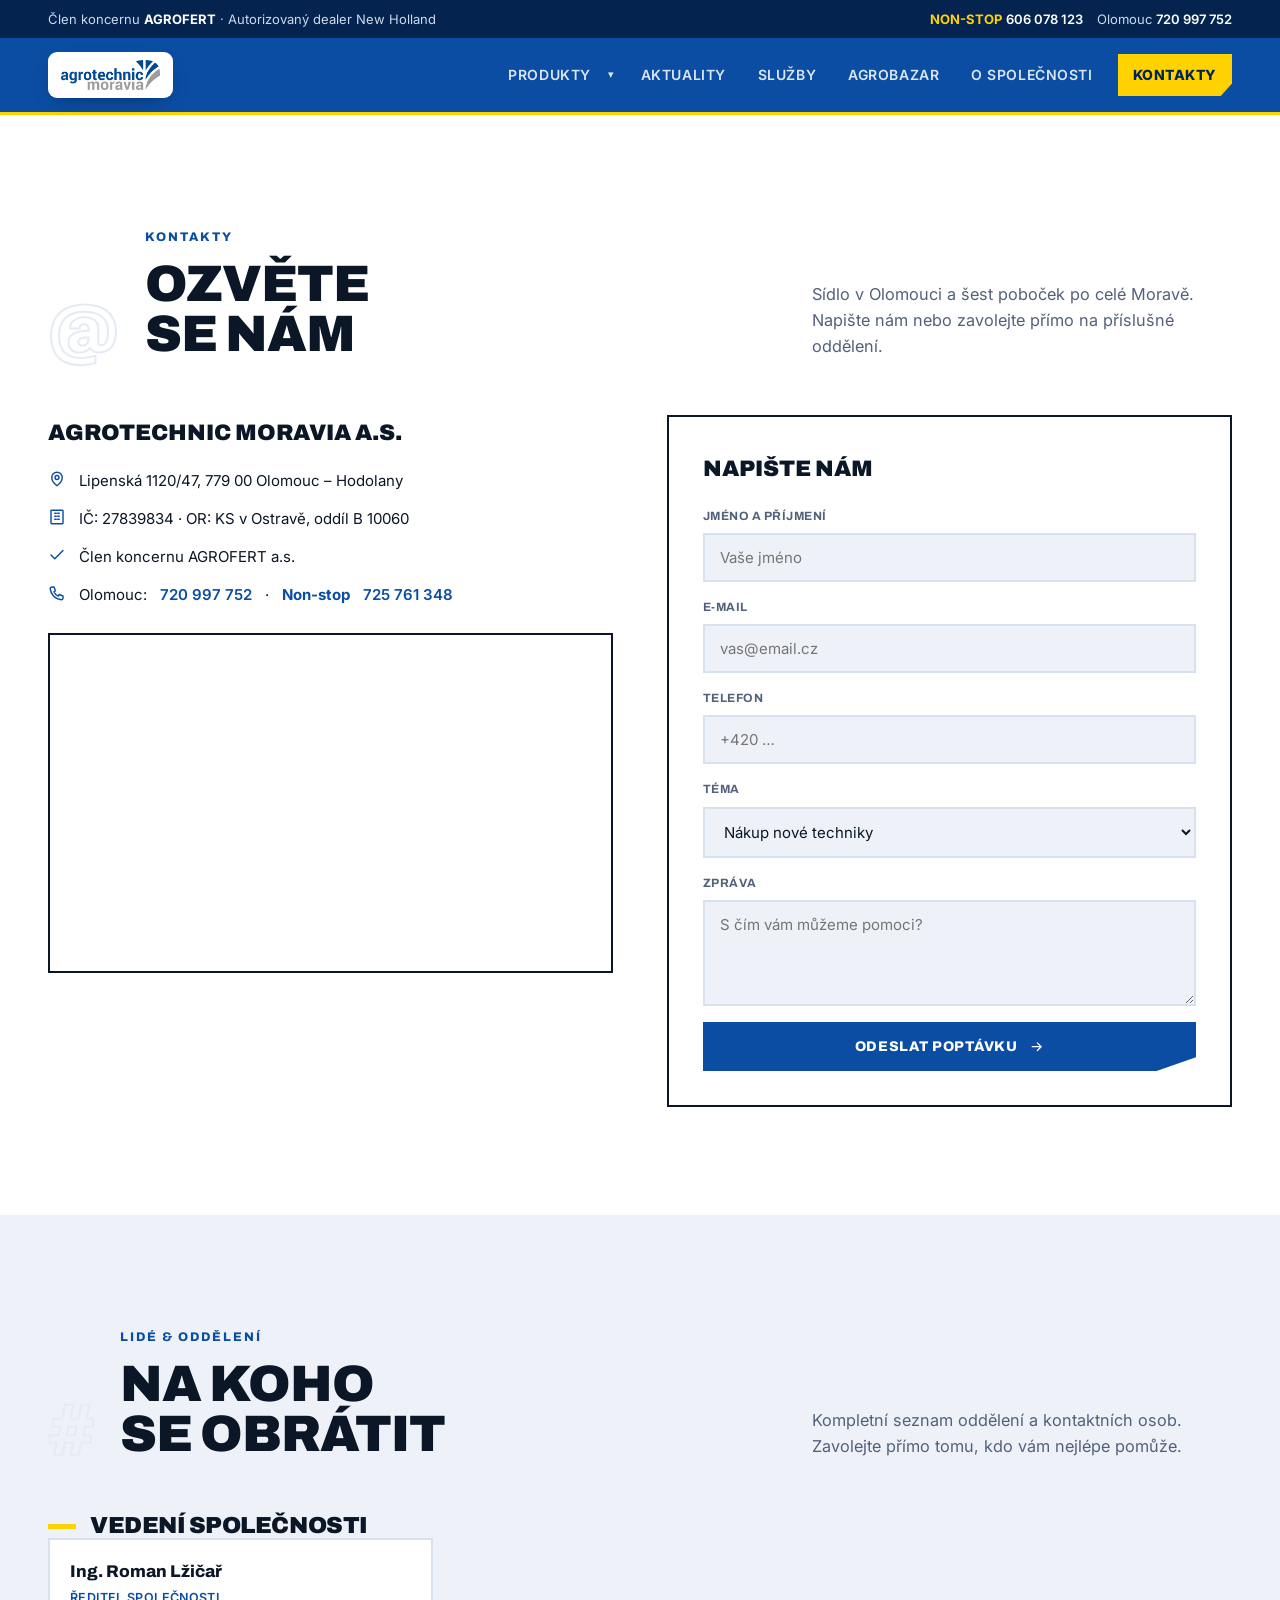
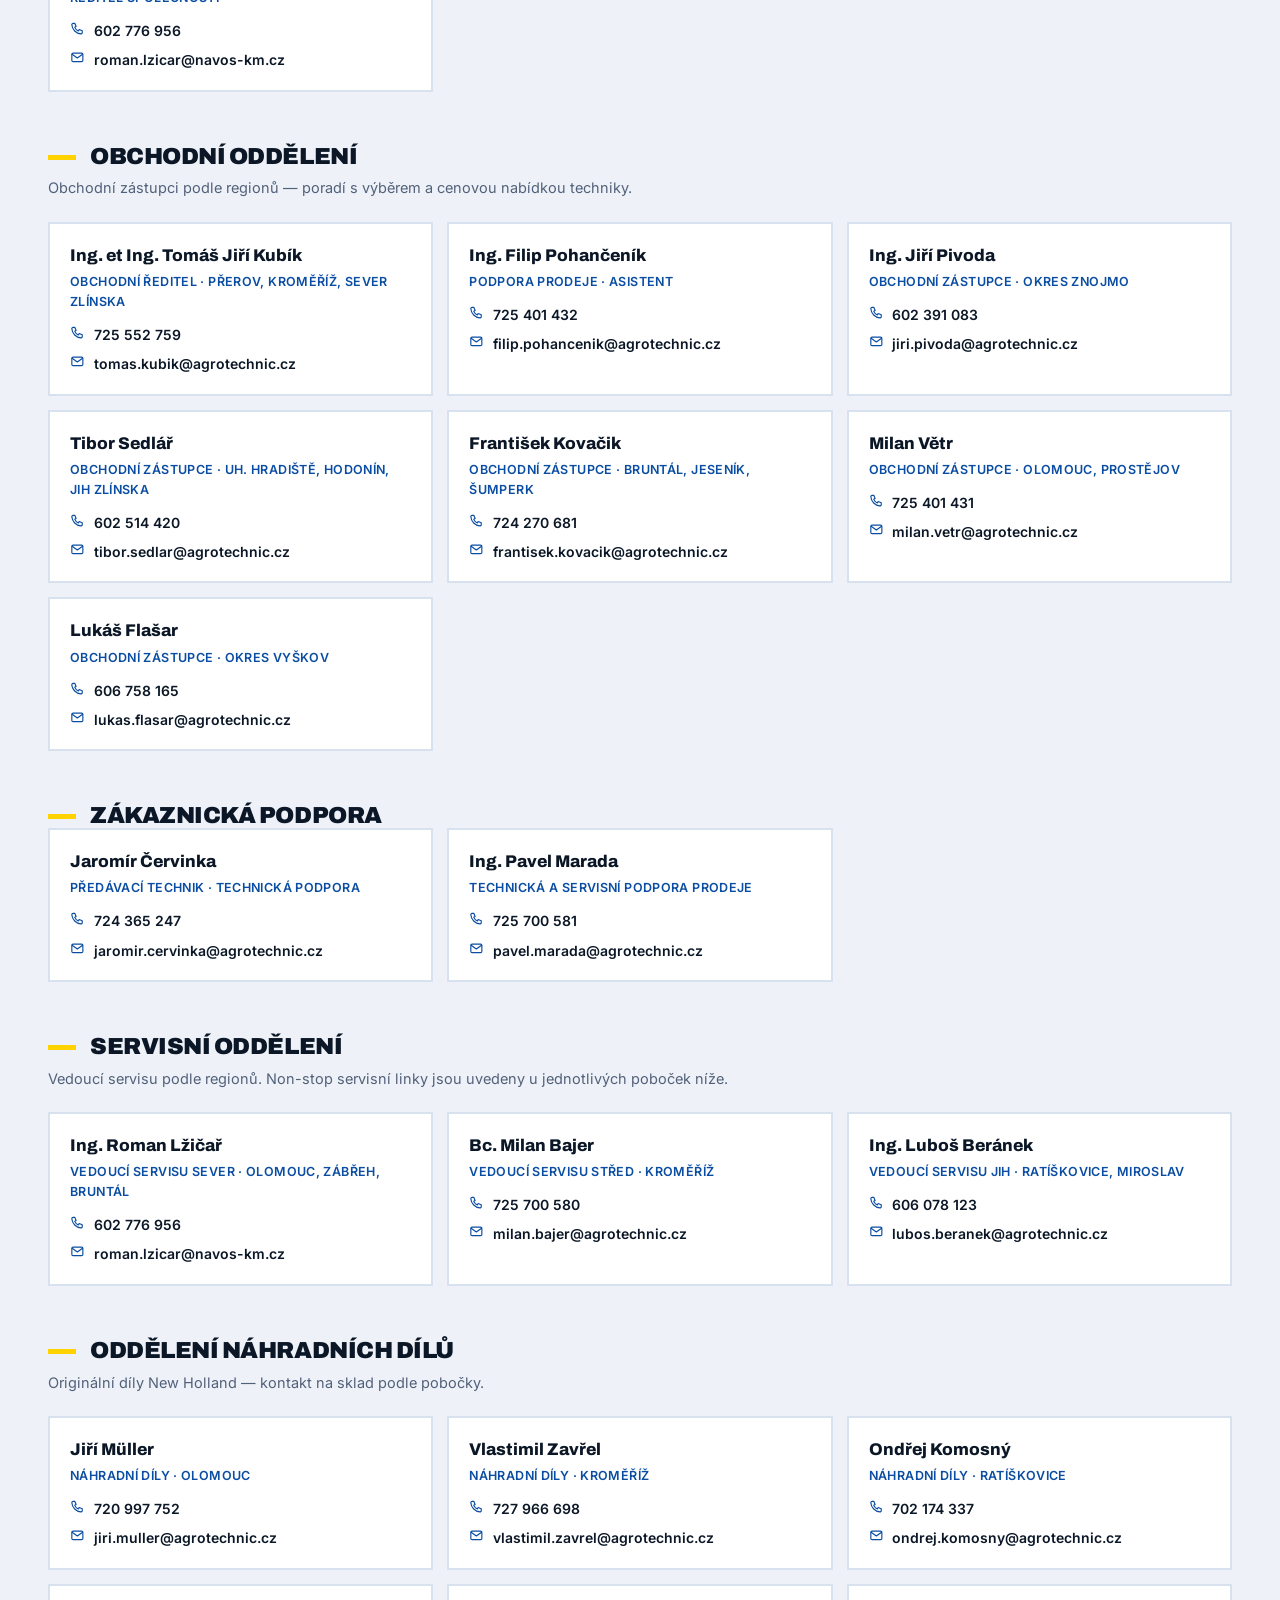
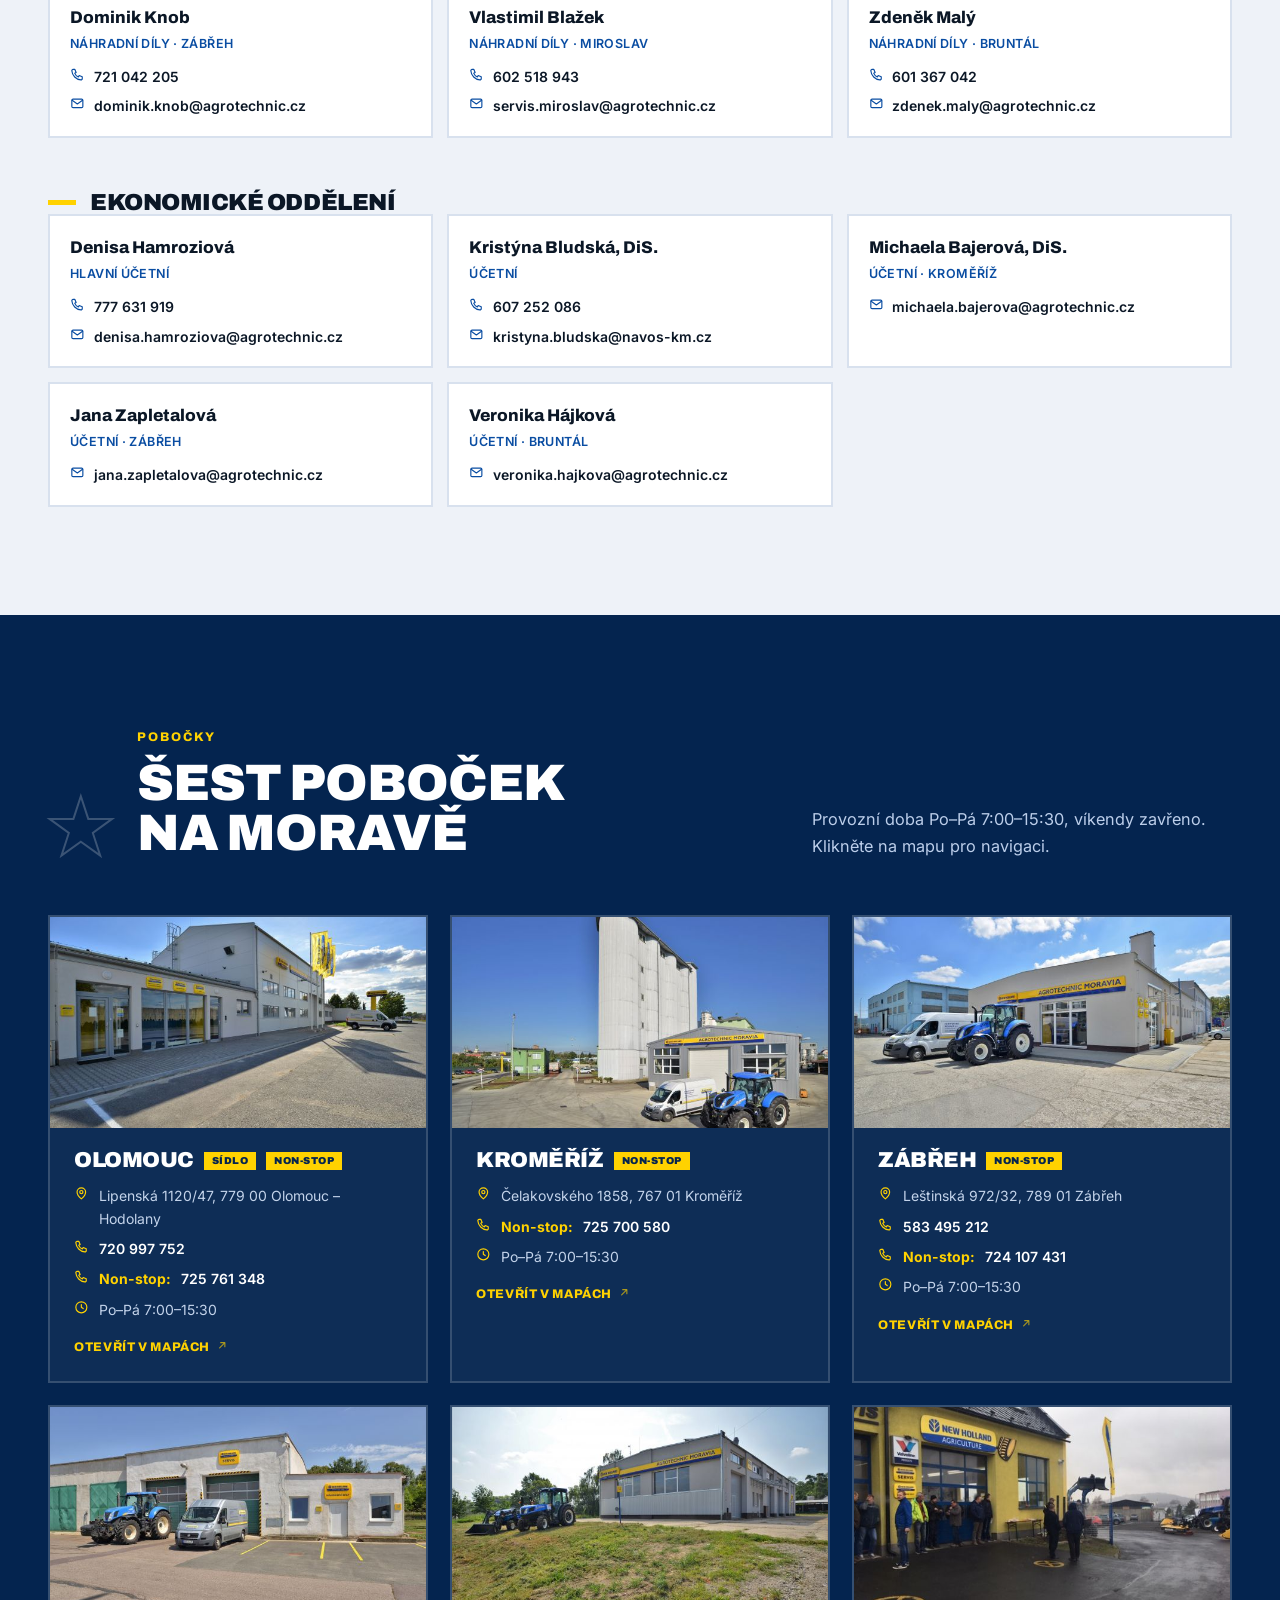
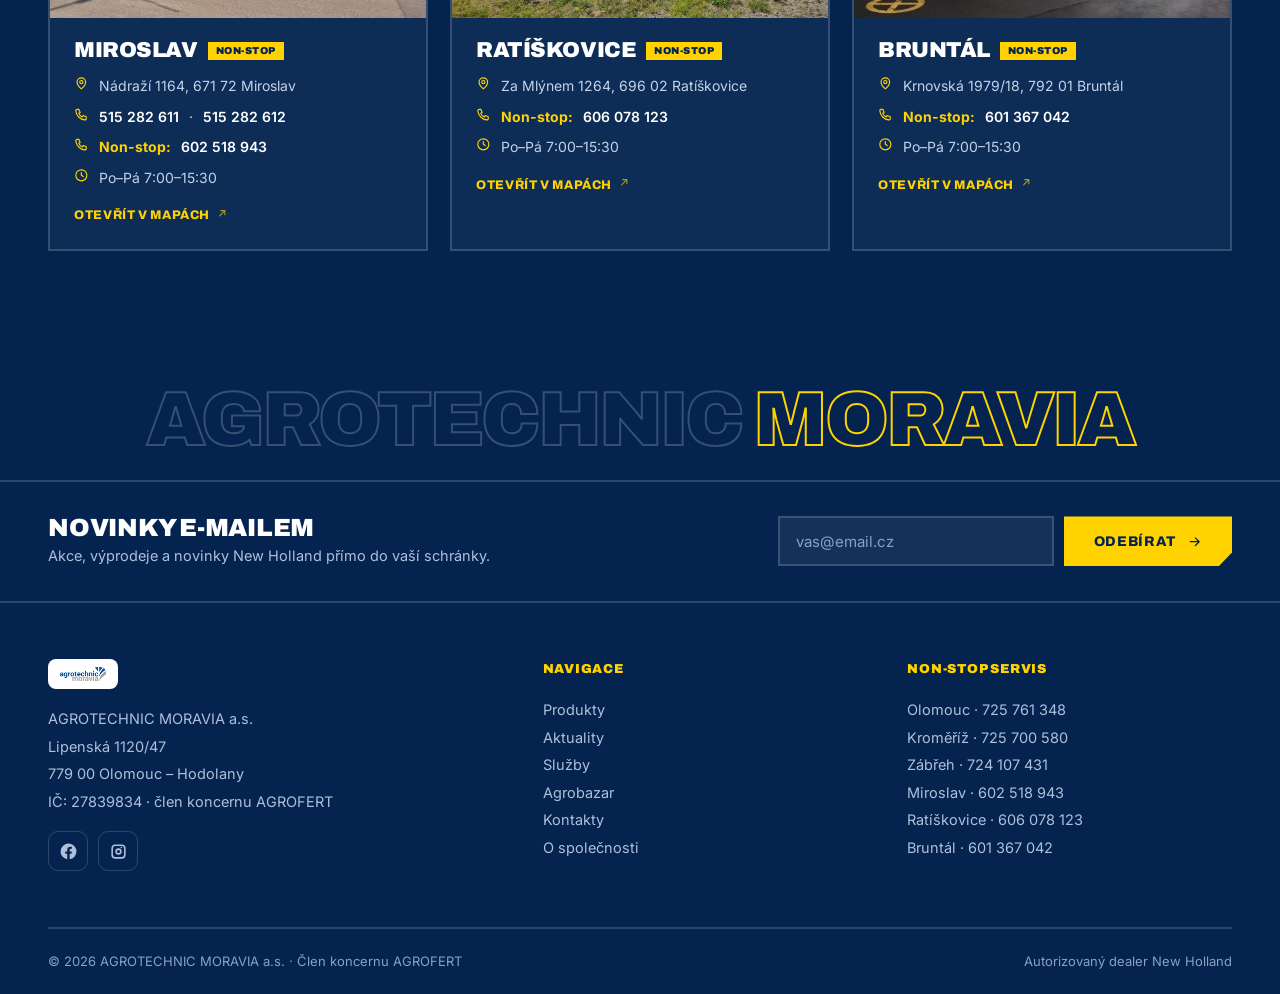
<file: kontakt.html>
<!DOCTYPE html>
<html lang="cs">
<head>
<meta charset="UTF-8" />
<meta name="viewport" content="width=device-width, initial-scale=1.0" />
<meta name="description" content="Kontakty AGROTECHNIC MORAVIA a.s. — vedení, obchodní zástupci, servis, náhradní díly a šest poboček (Olomouc, Kroměříž, Zábřeh, Miroslav, Ratíškovice, Bruntál)." />
<title>Kontakty — AGROTECHNIC MORAVIA a.s.</title>
<meta name="author" content="AGROTECHNIC MORAVIA a.s." />
<meta name="robots" content="index, follow" />
<link rel="canonical" href="https://malaveselahranolka.github.io/agrotechnic-moravia/kontakt.html" />
<meta property="og:type" content="website" />
<meta property="og:locale" content="cs_CZ" />
<meta property="og:site_name" content="AGROTECHNIC MORAVIA a.s." />
<meta property="og:title" content="Kontakty — AGROTECHNIC MORAVIA" />
<meta property="og:description" content="Kontakty, adresy a non-stop servisní linky šesti poboček AGROTECHNIC MORAVIA na Moravě." />
<meta property="og:url" content="https://malaveselahranolka.github.io/agrotechnic-moravia/kontakt.html" />
<meta property="og:image" content="https://malaveselahranolka.github.io/agrotechnic-moravia/assets/img/combine-cx880.jpg" />
<meta name="twitter:card" content="summary_large_image" />
<meta name="twitter:title" content="Kontakty — AGROTECHNIC MORAVIA" />
<meta name="twitter:description" content="Kontakty, adresy a non-stop servisní linky šesti poboček AGROTECHNIC MORAVIA na Moravě." />
<meta name="twitter:image" content="https://malaveselahranolka.github.io/agrotechnic-moravia/assets/img/combine-cx880.jpg" />
<link rel="icon" type="image/svg+xml" href="assets/fan.svg" />
<link rel="preconnect" href="https://fonts.googleapis.com" />
<link rel="preconnect" href="https://fonts.gstatic.com" crossorigin />
<link href="https://fonts.googleapis.com/css2?family=Archivo:wght@500;600;700;800;900&family=Inter:wght@400;500;600&display=swap" rel="stylesheet" />
<link rel="stylesheet" href="styles.css" />
</head>
<body>
<svg aria-hidden="true" style="position:absolute;width:0;height:0;overflow:hidden"><symbol id="i-pin" viewBox="0 0 24 24"><path d="M12 21s7-5.3 7-11a7 7 0 1 0-14 0c0 5.7 7 11 7 11z"/><circle cx="12" cy="10" r="2.6"/></symbol><symbol id="i-phone" viewBox="0 0 24 24"><path d="M5 4h3l2 5-2.2 1.4a11 11 0 0 0 5.8 5.8L15 14l5 2v3a2 2 0 0 1-2.1 2A16 16 0 0 1 3 6.1 2 2 0 0 1 5 4z"/></symbol><symbol id="i-mail" viewBox="0 0 24 24"><rect x="3" y="5" width="18" height="14" rx="2"/><path d="m3.5 7 8.5 6 8.5-6"/></symbol><symbol id="i-clock" viewBox="0 0 24 24"><circle cx="12" cy="12" r="9"/><path d="M12 7.5V12l3 2"/></symbol><symbol id="i-check" viewBox="0 0 24 24"><path d="M20 6 9 17l-5-5"/></symbol><symbol id="i-building" viewBox="0 0 24 24"><rect x="4" y="3" width="16" height="18" rx="1"/><path d="M9 7h2m2 0h2M9 11h2m2 0h2M9 15h2m2 0h2"/></symbol><symbol id="i-arrow" viewBox="0 0 24 24"><path d="M5 12h13m-5-6 6 6-6 6"/></symbol><symbol id="i-ext" viewBox="0 0 24 24"><path d="M7 17 17 7M9 7h8v8"/></symbol><symbol id="i-fb" viewBox="0 0 24 24"><path d="M22 12a10 10 0 1 0-11.6 9.9v-7H7.9V12h2.5V9.8c0-2.46 1.47-3.82 3.72-3.82 1.08 0 2.2.19 2.2.19v2.42h-1.24c-1.22 0-1.6.76-1.6 1.54V12h2.72l-.43 2.9h-2.29v7A10 10 0 0 0 22 12z"/></symbol><symbol id="i-ig" viewBox="0 0 24 24"><path fill-rule="evenodd" clip-rule="evenodd" d="M8 3h8a5 5 0 0 1 5 5v8a5 5 0 0 1-5 5H8a5 5 0 0 1-5-5V8a5 5 0 0 1 5-5zm0 2a3 3 0 0 0-3 3v8a3 3 0 0 0 3 3h8a3 3 0 0 0 3-3V8a3 3 0 0 0-3-3H8zm4 3a4 4 0 1 1 0 8 4 4 0 0 1 0-8zm0 2a2 2 0 1 0 0 4 2 2 0 0 0 0-4zm4.6-3.1a1 1 0 1 1-2 0 1 1 0 0 1 2 0z"/></symbol></svg>

<div class="topbar">
  <div class="container topbar__inner">
    <div class="topbar__left">Člen koncernu <strong style="color:#fff">AGROFERT</strong> · Autorizovaný dealer New Holland</div>
    <div class="topbar__right">
      <span><span class="dotk">NON-STOP</span> <a href="tel:+420606078123">606 078 123</a></span>
      <span>Olomouc <a href="tel:+420720997752">720 997 752</a></span>
    </div>
  </div>
</div>

<header class="nav">
  <div class="container nav__inner">
    <a href="index.html" class="brand" aria-label="Agrotechnic Moravia"><img class="brand__logo" src="logo.png" alt="AGROTECHNIC MORAVIA" /></a>
    <nav class="nav__links" id="navLinks">
      <div class="nav__item nav__item--drop">
        <a href="index.html" class="nav__toplink">Produkty</a>
        <button class="caret" aria-label="Rozbalit produkty">▾</button>
        <div class="dropdown" id="prodDropdown"></div>
      </div>
      <a href="aktuality.html">Aktuality</a>
      <a href="sluzby.html">Služby</a>
      <a href="agrobazar.html">Agrobazar</a>
      <a href="spolecnost.html">O společnosti</a>
      <a href="kontakt.html" class="nav__cta active">Kontakty</a>
    </nav>
    <button class="nav__toggle" id="navToggle" aria-label="Menu" aria-expanded="false">
      <span></span><span></span><span></span>
    </button>
  </div>
</header>

<!-- INTRO + FORM -->
<section class="section">
  <div class="container">
    <div class="shead reveal">
      <span class="shead__idx">@</span>
      <div class="shead__main">
        <span class="shead__eyebrow">Kontakty</span>
        <h2 class="shead__title">Ozvěte<br />se nám</h2>
      </div>
      <p class="shead__desc">Sídlo v Olomouci a šest poboček po celé Moravě. Napište nám nebo zavolejte přímo na příslušné oddělení.</p>
    </div>

    <div class="contact reveal">
      <div>
        <p style="font-family:'Archivo';font-weight:900;text-transform:uppercase;font-size:1.4rem;margin-bottom:18px">AGROTECHNIC MORAVIA a.s.</p>
        <ul class="contact__list">
          <li><svg class="ico"><use href="#i-pin"/></svg> Lipenská 1120/47, 779 00 Olomouc – Hodolany</li>
          <li><svg class="ico"><use href="#i-building"/></svg> IČ: 27839834 · OR: KS v Ostravě, oddíl B 10060</li>
          <li><svg class="ico"><use href="#i-check"/></svg> Člen koncernu AGROFERT a.s.</li>
          <li><svg class="ico"><use href="#i-phone"/></svg> Olomouc: <a href="tel:+420720997752">720 997 752</a> · <span class="loc__nonstop" style="color:var(--nh-blue)">Non-stop</span> <a href="tel:+420725761348">725 761 348</a></li>
        </ul>
        <div class="map">
          <iframe title="Mapa — sídlo Olomouc" loading="lazy" referrerpolicy="no-referrer-when-downgrade"
            src="https://www.google.com/maps?q=Lipensk%C3%A1%201120/47,%20779%2000%20Olomouc-Hodolany&output=embed"></iframe>
        </div>
      </div>

      <form class="form" onsubmit="return handleSubmit(event)">
        <p class="form__title">Napište nám</p>
        <div class="field"><label for="name">Jméno a příjmení</label><input id="name" name="name" required placeholder="Vaše jméno" /></div>
        <div class="field"><label for="email">E-mail</label><input id="email" name="email" type="email" required placeholder="vas@email.cz" /></div>
        <div class="field"><label for="phone">Telefon</label><input id="phone" name="phone" type="tel" placeholder="+420 …" /></div>
        <div class="field"><label for="topic">Téma</label>
          <select id="topic" name="topic">
            <option>Nákup nové techniky</option>
            <option>Agrobazar — použitá technika</option>
            <option>Servis a náhradní díly</option>
            <option>Finance, dotace, pojištění</option>
            <option>Jiný dotaz</option>
          </select>
        </div>
        <div class="field"><label for="msg">Zpráva</label><textarea id="msg" name="msg" rows="4" required placeholder="S čím vám můžeme pomoci?"></textarea></div>
        <button type="submit" class="btn btn--blue btn--full">Odeslat poptávku<svg class="ico ico--go"><use href="#i-arrow"/></svg></button>
        <p class="form__note" id="formNote" hidden>Děkujeme! Otevřeli jsme váš e-mailový klient s předvyplněnou zprávou — stačí ji odeslat.</p>
      </form>
    </div>
  </div>
</section>

<!-- DEPARTMENTS -->
<section class="section section--mist">
  <div class="container">
    <div class="shead reveal">
      <span class="shead__idx">#</span>
      <div class="shead__main">
        <span class="shead__eyebrow">Lidé &amp; oddělení</span>
        <h2 class="shead__title">Na koho<br />se obrátit</h2>
      </div>
      <p class="shead__desc">Kompletní seznam oddělení a kontaktních osob. Zavolejte přímo tomu, kdo vám nejlépe pomůže.</p>
    </div>

    <div class="dept reveal">
      <h3 class="dept__name">Vedení společnosti</h3>
      <div class="people">
        <div class="person"><div class="person__name">Ing. Roman Lžičař</div><div class="person__role">Ředitel společnosti</div><div class="person__row"><svg class="ico"><use href="#i-phone"/></svg><a href="tel:+420602776956">602 776 956</a></div><div class="person__row"><svg class="ico"><use href="#i-mail"/></svg><a href="mailto:roman.lzicar@navos-km.cz">roman.lzicar@navos-km.cz</a></div></div>
      </div>
    </div>

    <div class="dept reveal">
      <h3 class="dept__name">Obchodní oddělení</h3>
      <p class="dept__sub">Obchodní zástupci podle regionů — poradí s výběrem a cenovou nabídkou techniky.</p>
      <div class="people">
        <div class="person"><div class="person__name">Ing. et Ing. Tomáš Jiří Kubík</div><div class="person__role">Obchodní ředitel · Přerov, Kroměříž, sever Zlínska</div><div class="person__row"><svg class="ico"><use href="#i-phone"/></svg><a href="tel:+420725552759">725 552 759</a></div><div class="person__row"><svg class="ico"><use href="#i-mail"/></svg><a href="mailto:tomas.kubik@agrotechnic.cz">tomas.kubik@agrotechnic.cz</a></div></div>
        <div class="person"><div class="person__name">Ing. Filip Pohančeník</div><div class="person__role">Podpora prodeje · asistent</div><div class="person__row"><svg class="ico"><use href="#i-phone"/></svg><a href="tel:+420725401432">725 401 432</a></div><div class="person__row"><svg class="ico"><use href="#i-mail"/></svg><a href="mailto:filip.pohancenik@agrotechnic.cz">filip.pohancenik@agrotechnic.cz</a></div></div>
        <div class="person"><div class="person__name">Ing. Jiří Pivoda</div><div class="person__role">Obchodní zástupce · okres Znojmo</div><div class="person__row"><svg class="ico"><use href="#i-phone"/></svg><a href="tel:+420602391083">602 391 083</a></div><div class="person__row"><svg class="ico"><use href="#i-mail"/></svg><a href="mailto:jiri.pivoda@agrotechnic.cz">jiri.pivoda@agrotechnic.cz</a></div></div>
        <div class="person"><div class="person__name">Tibor Sedlář</div><div class="person__role">Obchodní zástupce · Uh. Hradiště, Hodonín, jih Zlínska</div><div class="person__row"><svg class="ico"><use href="#i-phone"/></svg><a href="tel:+420602514420">602 514 420</a></div><div class="person__row"><svg class="ico"><use href="#i-mail"/></svg><a href="mailto:tibor.sedlar@agrotechnic.cz">tibor.sedlar@agrotechnic.cz</a></div></div>
        <div class="person"><div class="person__name">František Kovačik</div><div class="person__role">Obchodní zástupce · Bruntál, Jeseník, Šumperk</div><div class="person__row"><svg class="ico"><use href="#i-phone"/></svg><a href="tel:+420724270681">724 270 681</a></div><div class="person__row"><svg class="ico"><use href="#i-mail"/></svg><a href="mailto:frantisek.kovacik@agrotechnic.cz">frantisek.kovacik@agrotechnic.cz</a></div></div>
        <div class="person"><div class="person__name">Milan Větr</div><div class="person__role">Obchodní zástupce · Olomouc, Prostějov</div><div class="person__row"><svg class="ico"><use href="#i-phone"/></svg><a href="tel:+420725401431">725 401 431</a></div><div class="person__row"><svg class="ico"><use href="#i-mail"/></svg><a href="mailto:milan.vetr@agrotechnic.cz">milan.vetr@agrotechnic.cz</a></div></div>
        <div class="person"><div class="person__name">Lukáš Flašar</div><div class="person__role">Obchodní zástupce · okres Vyškov</div><div class="person__row"><svg class="ico"><use href="#i-phone"/></svg><a href="tel:+420606758165">606 758 165</a></div><div class="person__row"><svg class="ico"><use href="#i-mail"/></svg><a href="mailto:lukas.flasar@agrotechnic.cz">lukas.flasar@agrotechnic.cz</a></div></div>
      </div>
    </div>

    <div class="dept reveal">
      <h3 class="dept__name">Zákaznická podpora</h3>
      <div class="people">
        <div class="person"><div class="person__name">Jaromír Červinka</div><div class="person__role">Předávací technik · technická podpora</div><div class="person__row"><svg class="ico"><use href="#i-phone"/></svg><a href="tel:+420724365247">724 365 247</a></div><div class="person__row"><svg class="ico"><use href="#i-mail"/></svg><a href="mailto:jaromir.cervinka@agrotechnic.cz">jaromir.cervinka@agrotechnic.cz</a></div></div>
        <div class="person"><div class="person__name">Ing. Pavel Marada</div><div class="person__role">Technická a servisní podpora prodeje</div><div class="person__row"><svg class="ico"><use href="#i-phone"/></svg><a href="tel:+420725700581">725 700 581</a></div><div class="person__row"><svg class="ico"><use href="#i-mail"/></svg><a href="mailto:pavel.marada@agrotechnic.cz">pavel.marada@agrotechnic.cz</a></div></div>
      </div>
    </div>

    <div class="dept reveal">
      <h3 class="dept__name">Servisní oddělení</h3>
      <p class="dept__sub">Vedoucí servisu podle regionů. Non-stop servisní linky jsou uvedeny u jednotlivých poboček níže.</p>
      <div class="people">
        <div class="person"><div class="person__name">Ing. Roman Lžičař</div><div class="person__role">Vedoucí servisu SEVER · Olomouc, Zábřeh, Bruntál</div><div class="person__row"><svg class="ico"><use href="#i-phone"/></svg><a href="tel:+420602776956">602 776 956</a></div><div class="person__row"><svg class="ico"><use href="#i-mail"/></svg><a href="mailto:roman.lzicar@navos-km.cz">roman.lzicar@navos-km.cz</a></div></div>
        <div class="person"><div class="person__name">Bc. Milan Bajer</div><div class="person__role">Vedoucí servisu STŘED · Kroměříž</div><div class="person__row"><svg class="ico"><use href="#i-phone"/></svg><a href="tel:+420725700580">725 700 580</a></div><div class="person__row"><svg class="ico"><use href="#i-mail"/></svg><a href="mailto:milan.bajer@agrotechnic.cz">milan.bajer@agrotechnic.cz</a></div></div>
        <div class="person"><div class="person__name">Ing. Luboš Beránek</div><div class="person__role">Vedoucí servisu JIH · Ratíškovice, Miroslav</div><div class="person__row"><svg class="ico"><use href="#i-phone"/></svg><a href="tel:+420606078123">606 078 123</a></div><div class="person__row"><svg class="ico"><use href="#i-mail"/></svg><a href="mailto:lubos.beranek@agrotechnic.cz">lubos.beranek@agrotechnic.cz</a></div></div>
      </div>
    </div>

    <div class="dept reveal">
      <h3 class="dept__name">Oddělení náhradních dílů</h3>
      <p class="dept__sub">Originální díly New Holland — kontakt na sklad podle pobočky.</p>
      <div class="people">
        <div class="person"><div class="person__name">Jiří Müller</div><div class="person__role">Náhradní díly · Olomouc</div><div class="person__row"><svg class="ico"><use href="#i-phone"/></svg><a href="tel:+420720997752">720 997 752</a></div><div class="person__row"><svg class="ico"><use href="#i-mail"/></svg><a href="mailto:jiri.muller@agrotechnic.cz">jiri.muller@agrotechnic.cz</a></div></div>
        <div class="person"><div class="person__name">Vlastimil Zavřel</div><div class="person__role">Náhradní díly · Kroměříž</div><div class="person__row"><svg class="ico"><use href="#i-phone"/></svg><a href="tel:+420727966698">727 966 698</a></div><div class="person__row"><svg class="ico"><use href="#i-mail"/></svg><a href="mailto:vlastimil.zavrel@agrotechnic.cz">vlastimil.zavrel@agrotechnic.cz</a></div></div>
        <div class="person"><div class="person__name">Ondřej Komosný</div><div class="person__role">Náhradní díly · Ratíškovice</div><div class="person__row"><svg class="ico"><use href="#i-phone"/></svg><a href="tel:+420702174337">702 174 337</a></div><div class="person__row"><svg class="ico"><use href="#i-mail"/></svg><a href="mailto:ondrej.komosny@agrotechnic.cz">ondrej.komosny@agrotechnic.cz</a></div></div>
        <div class="person"><div class="person__name">Dominik Knob</div><div class="person__role">Náhradní díly · Zábřeh</div><div class="person__row"><svg class="ico"><use href="#i-phone"/></svg><a href="tel:+420721042205">721 042 205</a></div><div class="person__row"><svg class="ico"><use href="#i-mail"/></svg><a href="mailto:dominik.knob@agrotechnic.cz">dominik.knob@agrotechnic.cz</a></div></div>
        <div class="person"><div class="person__name">Vlastimil Blažek</div><div class="person__role">Náhradní díly · Miroslav</div><div class="person__row"><svg class="ico"><use href="#i-phone"/></svg><a href="tel:+420602518943">602 518 943</a></div><div class="person__row"><svg class="ico"><use href="#i-mail"/></svg><a href="mailto:servis.miroslav@agrotechnic.cz">servis.miroslav@agrotechnic.cz</a></div></div>
        <div class="person"><div class="person__name">Zdeněk Malý</div><div class="person__role">Náhradní díly · Bruntál</div><div class="person__row"><svg class="ico"><use href="#i-phone"/></svg><a href="tel:+420601367042">601 367 042</a></div><div class="person__row"><svg class="ico"><use href="#i-mail"/></svg><a href="mailto:zdenek.maly@agrotechnic.cz">zdenek.maly@agrotechnic.cz</a></div></div>
      </div>
    </div>

    <div class="dept reveal">
      <h3 class="dept__name">Ekonomické oddělení</h3>
      <div class="people">
        <div class="person"><div class="person__name">Denisa Hamroziová</div><div class="person__role">Hlavní účetní</div><div class="person__row"><svg class="ico"><use href="#i-phone"/></svg><a href="tel:+420777631919">777 631 919</a></div><div class="person__row"><svg class="ico"><use href="#i-mail"/></svg><a href="mailto:denisa.hamroziova@agrotechnic.cz">denisa.hamroziova@agrotechnic.cz</a></div></div>
        <div class="person"><div class="person__name">Kristýna Bludská, DiS.</div><div class="person__role">Účetní</div><div class="person__row"><svg class="ico"><use href="#i-phone"/></svg><a href="tel:+420607252086">607 252 086</a></div><div class="person__row"><svg class="ico"><use href="#i-mail"/></svg><a href="mailto:kristyna.bludska@navos-km.cz">kristyna.bludska@navos-km.cz</a></div></div>
        <div class="person"><div class="person__name">Michaela Bajerová, DiS.</div><div class="person__role">Účetní · Kroměříž</div><div class="person__row"><svg class="ico"><use href="#i-mail"/></svg><a href="mailto:michaela.bajerova@agrotechnic.cz">michaela.bajerova@agrotechnic.cz</a></div></div>
        <div class="person"><div class="person__name">Jana Zapletalová</div><div class="person__role">Účetní · Zábřeh</div><div class="person__row"><svg class="ico"><use href="#i-mail"/></svg><a href="mailto:jana.zapletalova@agrotechnic.cz">jana.zapletalova@agrotechnic.cz</a></div></div>
        <div class="person"><div class="person__name">Veronika Hájková</div><div class="person__role">Účetní · Bruntál</div><div class="person__row"><svg class="ico"><use href="#i-mail"/></svg><a href="mailto:veronika.hajkova@agrotechnic.cz">veronika.hajkova@agrotechnic.cz</a></div></div>
      </div>
    </div>
  </div>
</section>

<!-- BRANCHES -->
<section class="section section--ink">
  <div class="container">
    <div class="shead reveal">
      <span class="shead__idx">★</span>
      <div class="shead__main">
        <span class="shead__eyebrow">Pobočky</span>
        <h2 class="shead__title">Šest poboček<br />na Moravě</h2>
      </div>
      <p class="shead__desc">Provozní doba Po–Pá 7:00–15:30, víkendy zavřeno. Klikněte na mapu pro navigaci.</p>
    </div>

    <div class="bmaps reveal">
      <div class="bmap">
        <img class="bmap__frame" loading="lazy" alt="Pobočka Olomouc" src="assets/img/b-olomouc.jpg" />
        <div class="bmap__body">
          <h3>Olomouc <span class="bmap__badge">SÍDLO</span> <span class="bmap__badge">NON-STOP</span></h3>
          <div class="bmap__row"><svg class="ico"><use href="#i-pin"/></svg> Lipenská 1120/47, 779 00 Olomouc – Hodolany</div>
          <div class="bmap__row"><svg class="ico"><use href="#i-phone"/></svg> <a href="tel:+420720997752">720 997 752</a></div>
          <div class="bmap__row"><svg class="ico"><use href="#i-phone"/></svg> <span class="ns">Non-stop:</span> <a href="tel:+420725761348">725 761 348</a></div>
          <div class="bmap__row"><svg class="ico"><use href="#i-clock"/></svg> Po–Pá 7:00–15:30</div>
          <a class="bmap__link" target="_blank" rel="noopener" href="https://www.google.com/maps?q=Lipensk%C3%A1%201120/47,%20779%2000%20Olomouc-Hodolany">Otevřít v mapách<svg class="ico ico--go ico--ext"><use href="#i-ext"/></svg></a>
        </div>
      </div>

      <div class="bmap">
        <img class="bmap__frame" loading="lazy" alt="Pobočka Kroměříž" src="assets/img/b-kromeriz.jpg" />
        <div class="bmap__body">
          <h3>Kroměříž <span class="bmap__badge">NON-STOP</span></h3>
          <div class="bmap__row"><svg class="ico"><use href="#i-pin"/></svg> Čelakovského 1858, 767 01 Kroměříž</div>
          <div class="bmap__row"><svg class="ico"><use href="#i-phone"/></svg> <span class="ns">Non-stop:</span> <a href="tel:+420725700580">725 700 580</a></div>
          <div class="bmap__row"><svg class="ico"><use href="#i-clock"/></svg> Po–Pá 7:00–15:30</div>
          <a class="bmap__link" target="_blank" rel="noopener" href="https://www.google.com/maps?q=%C4%8Celakovsk%C3%A9ho%201858,%20767%2001%20Krom%C4%9B%C5%99%C3%AD%C5%BE">Otevřít v mapách<svg class="ico ico--go ico--ext"><use href="#i-ext"/></svg></a>
        </div>
      </div>

      <div class="bmap">
        <img class="bmap__frame" loading="lazy" alt="Pobočka Zábřeh" src="assets/img/b-zabreh.jpg" />
        <div class="bmap__body">
          <h3>Zábřeh <span class="bmap__badge">NON-STOP</span></h3>
          <div class="bmap__row"><svg class="ico"><use href="#i-pin"/></svg> Leštinská 972/32, 789 01 Zábřeh</div>
          <div class="bmap__row"><svg class="ico"><use href="#i-phone"/></svg> <a href="tel:+420583495212">583 495 212</a></div>
          <div class="bmap__row"><svg class="ico"><use href="#i-phone"/></svg> <span class="ns">Non-stop:</span> <a href="tel:+420724107431">724 107 431</a></div>
          <div class="bmap__row"><svg class="ico"><use href="#i-clock"/></svg> Po–Pá 7:00–15:30</div>
          <a class="bmap__link" target="_blank" rel="noopener" href="https://www.google.com/maps?q=Le%C5%A1tinsk%C3%A1%20972/32,%20789%2001%20Z%C3%A1b%C5%99eh">Otevřít v mapách<svg class="ico ico--go ico--ext"><use href="#i-ext"/></svg></a>
        </div>
      </div>

      <div class="bmap">
        <img class="bmap__frame" loading="lazy" alt="Pobočka Miroslav" src="assets/img/b-miroslav.jpg" />
        <div class="bmap__body">
          <h3>Miroslav <span class="bmap__badge">NON-STOP</span></h3>
          <div class="bmap__row"><svg class="ico"><use href="#i-pin"/></svg> Nádraží 1164, 671 72 Miroslav</div>
          <div class="bmap__row"><svg class="ico"><use href="#i-phone"/></svg> <a href="tel:+420515282611">515 282 611</a> · <a href="tel:+420515282612">515 282 612</a></div>
          <div class="bmap__row"><svg class="ico"><use href="#i-phone"/></svg> <span class="ns">Non-stop:</span> <a href="tel:+420602518943">602 518 943</a></div>
          <div class="bmap__row"><svg class="ico"><use href="#i-clock"/></svg> Po–Pá 7:00–15:30</div>
          <a class="bmap__link" target="_blank" rel="noopener" href="https://www.google.com/maps?q=N%C3%A1dra%C5%BE%C3%AD%201164,%20671%2072%20Miroslav">Otevřít v mapách<svg class="ico ico--go ico--ext"><use href="#i-ext"/></svg></a>
        </div>
      </div>

      <div class="bmap">
        <img class="bmap__frame" loading="lazy" alt="Pobočka Ratíškovice" src="assets/img/b-ratiskovice.jpg" />
        <div class="bmap__body">
          <h3>Ratíškovice <span class="bmap__badge">NON-STOP</span></h3>
          <div class="bmap__row"><svg class="ico"><use href="#i-pin"/></svg> Za Mlýnem 1264, 696 02 Ratíškovice</div>
          <div class="bmap__row"><svg class="ico"><use href="#i-phone"/></svg> <span class="ns">Non-stop:</span> <a href="tel:+420606078123">606 078 123</a></div>
          <div class="bmap__row"><svg class="ico"><use href="#i-clock"/></svg> Po–Pá 7:00–15:30</div>
          <a class="bmap__link" target="_blank" rel="noopener" href="https://www.google.com/maps?q=Za%20Ml%C3%BDnem%201264,%20696%2002%20Rat%C3%AD%C5%A1kovice">Otevřít v mapách<svg class="ico ico--go ico--ext"><use href="#i-ext"/></svg></a>
        </div>
      </div>

      <div class="bmap">
        <img class="bmap__frame" loading="lazy" alt="Pobočka Bruntál" src="assets/img/b-bruntal.jpg" />
        <div class="bmap__body">
          <h3>Bruntál <span class="bmap__badge">NON-STOP</span></h3>
          <div class="bmap__row"><svg class="ico"><use href="#i-pin"/></svg> Krnovská 1979/18, 792 01 Bruntál</div>
          <div class="bmap__row"><svg class="ico"><use href="#i-phone"/></svg> <span class="ns">Non-stop:</span> <a href="tel:+420601367042">601 367 042</a></div>
          <div class="bmap__row"><svg class="ico"><use href="#i-clock"/></svg> Po–Pá 7:00–15:30</div>
          <a class="bmap__link" target="_blank" rel="noopener" href="https://www.google.com/maps?q=Krnovsk%C3%A1%201979/18,%20792%2001%20Brunt%C3%A1l">Otevřít v mapách<svg class="ico ico--go ico--ext"><use href="#i-ext"/></svg></a>
        </div>
      </div>
    </div>
  </div>
</section>

<footer class="footer">
  <div class="footer__word"><div class="container"><b>AGROTECHNIC <span class="yellow">MORAVIA</span></b></div></div>
  <div class="footer__news"><div class="container footer__news-in"><div><h3 class="footer__news-h">Novinky e-mailem</h3><p>Akce, výprodeje a novinky New Holland přímo do vaší schránky.</p></div><form class="newsletter" onsubmit="return handleNewsletter(event)"><input type="email" name="nl" required placeholder="vas@email.cz" aria-label="Váš e-mail" /><button type="submit" class="btn btn--primary">Odebírat<svg class="ico ico--go"><use href="#i-arrow"/></svg></button><p class="newsletter__note" id="nlNote" hidden>Děkujeme! Otevřeli jsme e-mail s přihláškou — stačí ji odeslat.</p></form></div></div>
  <div class="container">
    <div class="footer__main">
      <div>
        <img class="footer__logo" src="logo.png" alt="AGROTECHNIC MORAVIA" />
        <p>AGROTECHNIC MORAVIA a.s.<br />Lipenská 1120/47<br />779 00 Olomouc – Hodolany<br />IČ: 27839834 · člen koncernu AGROFERT</p>
        <div class="footer__social"><a href="https://www.facebook.com/agrotechnicmoravia" target="_blank" rel="noopener" aria-label="Facebook"><svg class="ico ico--fill"><use href="#i-fb"/></svg></a><a href="https://www.instagram.com/agrotechnicmoravia" target="_blank" rel="noopener" aria-label="Instagram"><svg class="ico ico--fill"><use href="#i-ig"/></svg></a></div>
      </div>
      <div><h5>Navigace</h5><a href="index.html">Produkty</a><a href="aktuality.html">Aktuality</a><a href="sluzby.html">Služby</a><a href="agrobazar.html">Agrobazar</a><a href="kontakt.html">Kontakty</a><a href="spolecnost.html">O společnosti</a></div>
      <div><h5>Non-stop servis</h5><a href="tel:+420725761348">Olomouc · 725 761 348</a><a href="tel:+420725700580">Kroměříž · 725 700 580</a><a href="tel:+420724107431">Zábřeh · 724 107 431</a><a href="tel:+420602518943">Miroslav · 602 518 943</a><a href="tel:+420606078123">Ratíškovice · 606 078 123</a><a href="tel:+420601367042">Bruntál · 601 367 042</a></div>
    </div>
    <div class="footer__bottom">
      <span>© <span id="year"></span> AGROTECHNIC MORAVIA a.s. · Člen koncernu AGROFERT</span>
      <span>Autorizovaný dealer New Holland</span>
    </div>
  </div>
</footer>

<script src="script.js"></script>
</body>
</html>
</file>
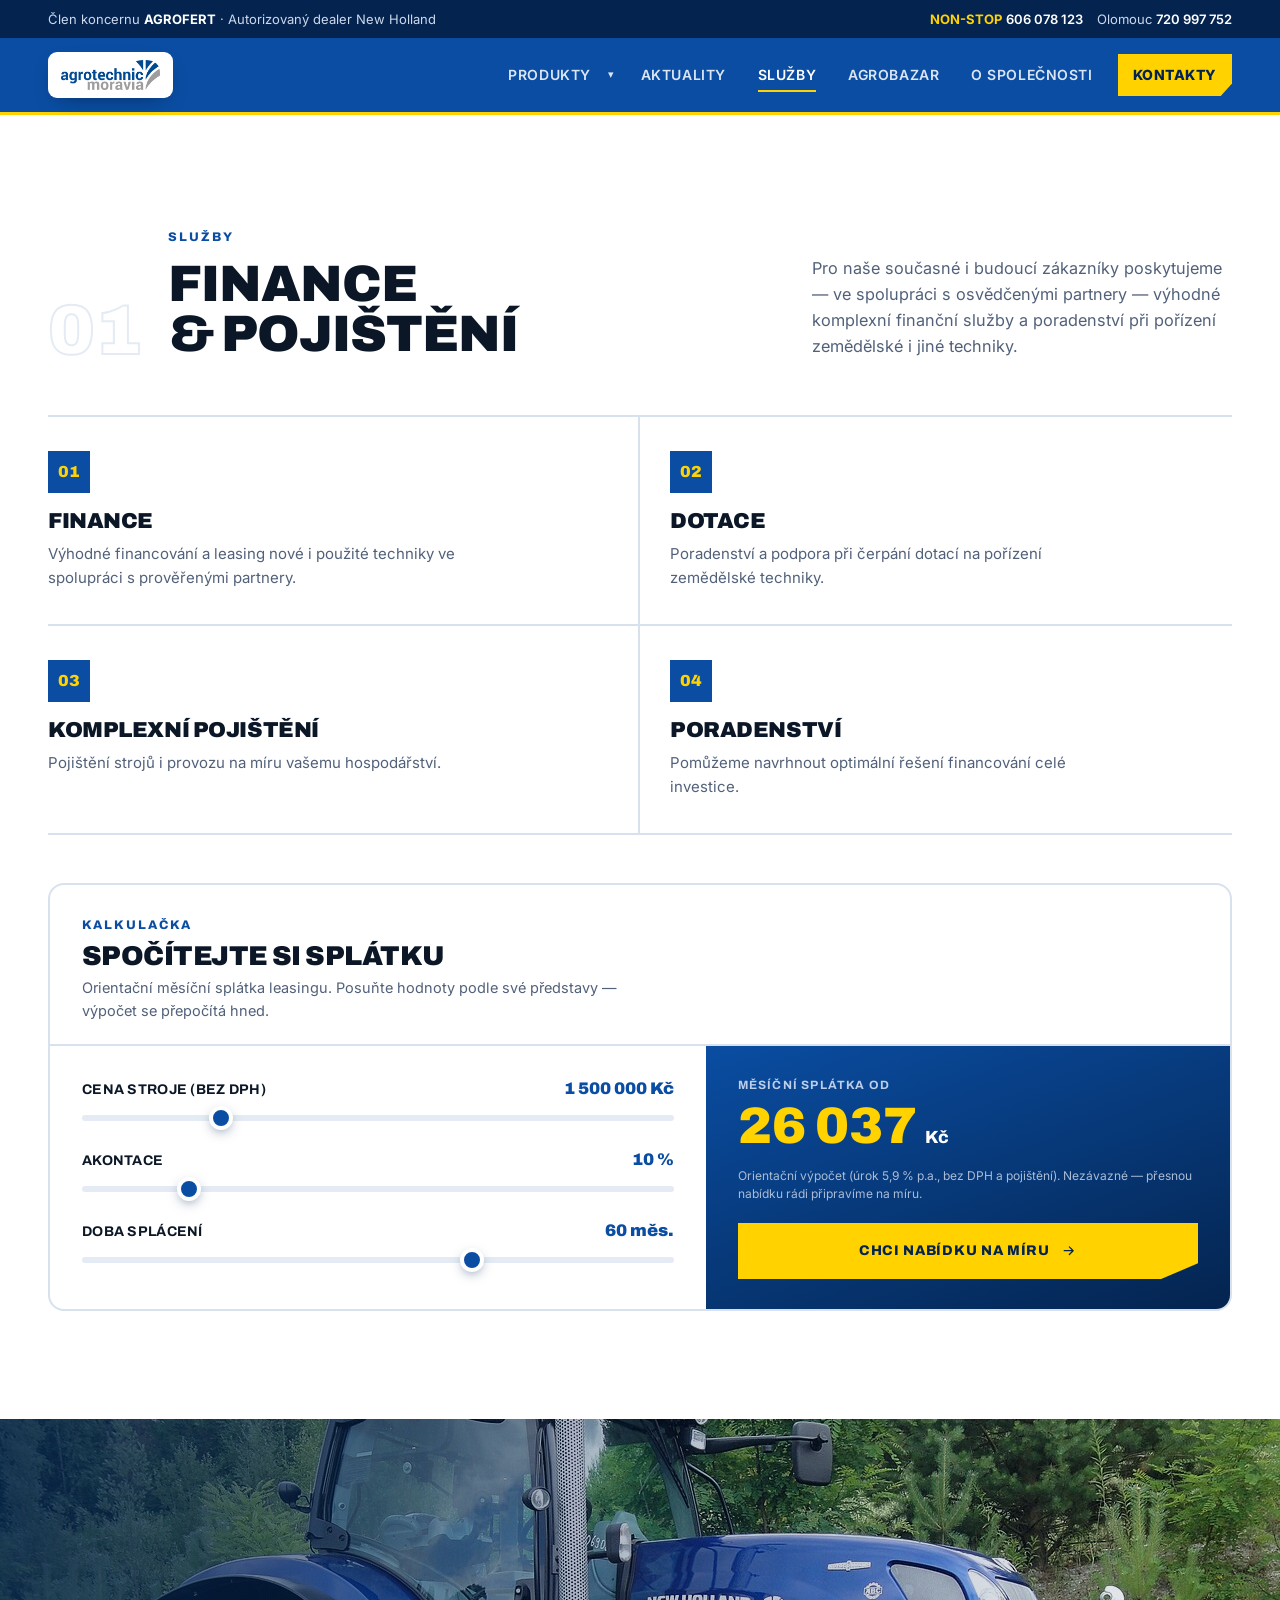
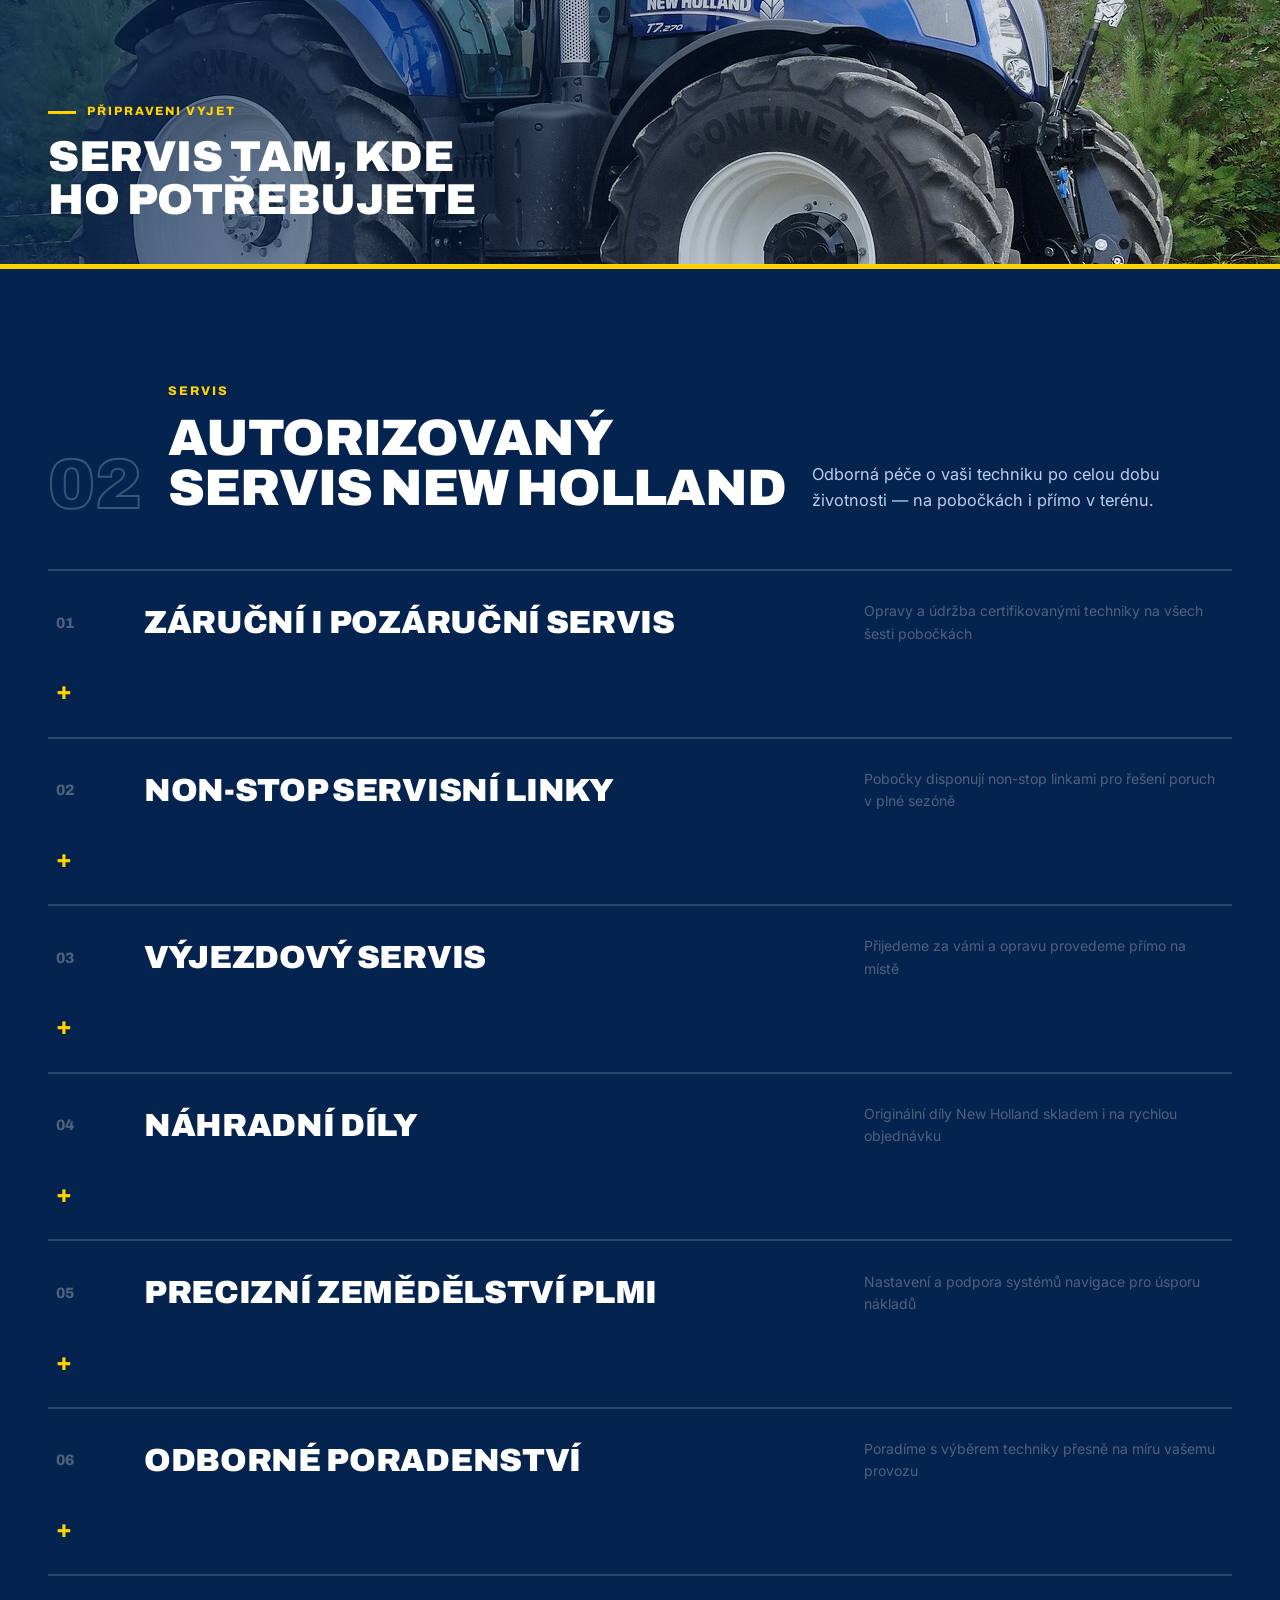
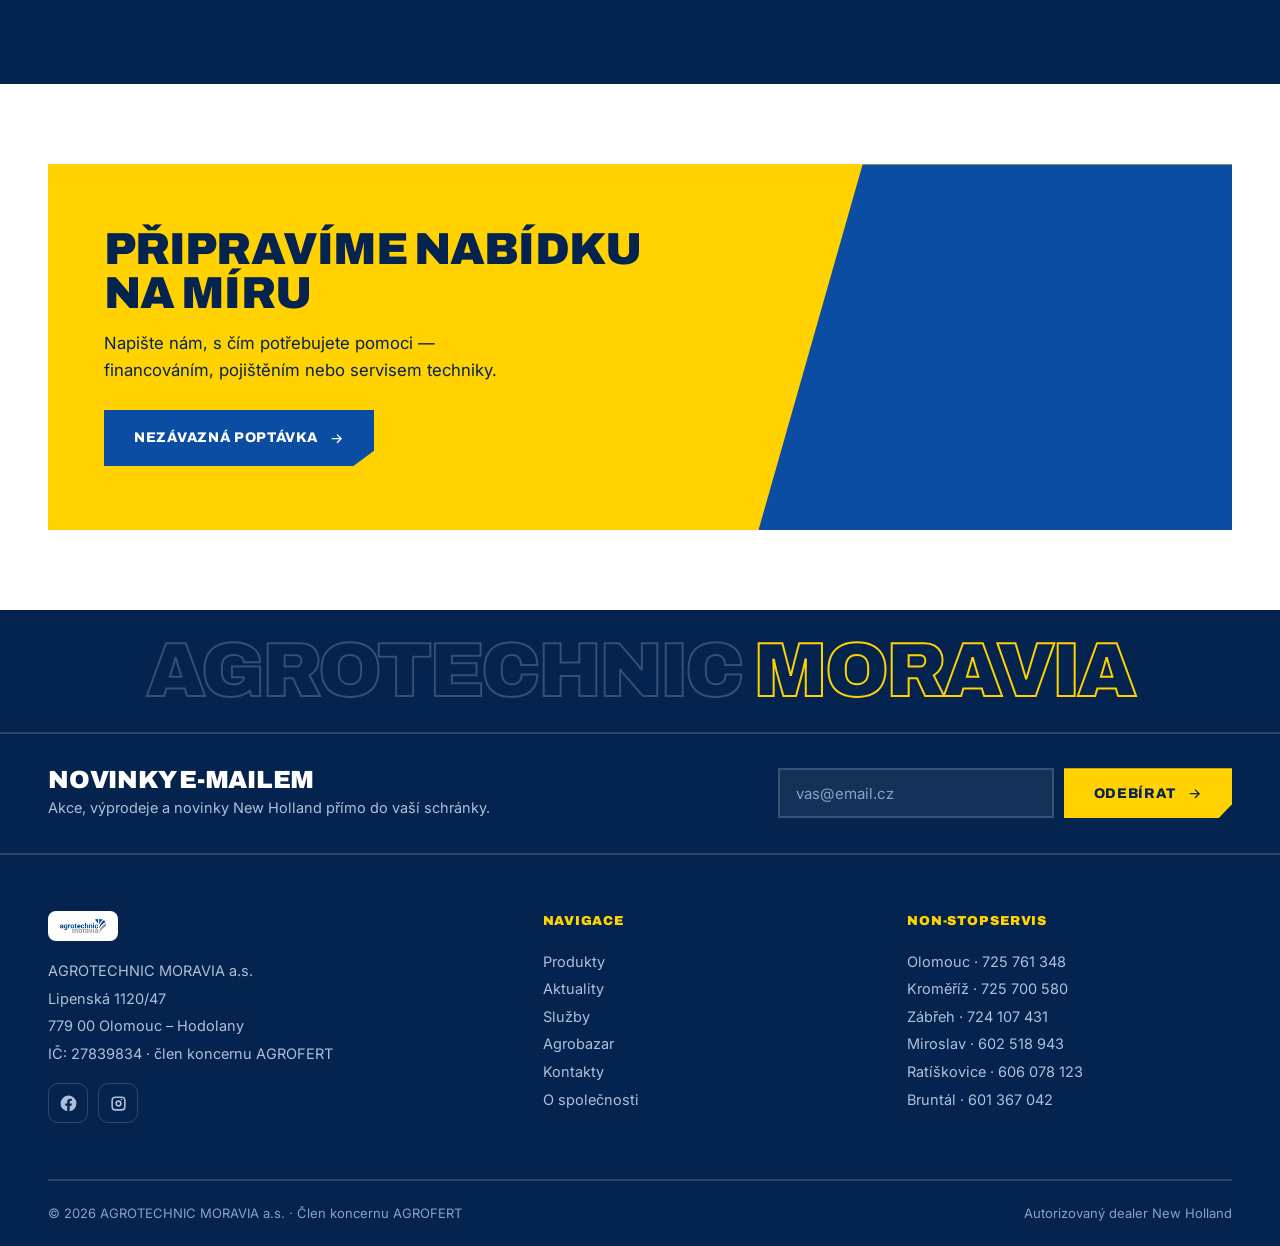
<file: sluzby.html>
<!DOCTYPE html>
<html lang="cs">
<head>
<meta charset="UTF-8" />
<meta name="viewport" content="width=device-width, initial-scale=1.0" />
<meta name="description" content="Služby AGROTECHNIC MORAVIA a.s. — komplexní finanční služby, dotace, pojištění a poradenství při pořízení techniky. Autorizovaný servis New Holland na šesti pobočkách." />
<title>Služby — AGROTECHNIC MORAVIA a.s.</title>
<meta name="author" content="AGROTECHNIC MORAVIA a.s." />
<meta name="robots" content="index, follow" />
<link rel="canonical" href="https://malaveselahranolka.github.io/agrotechnic-moravia/sluzby.html" />
<meta property="og:type" content="website" />
<meta property="og:locale" content="cs_CZ" />
<meta property="og:site_name" content="AGROTECHNIC MORAVIA a.s." />
<meta property="og:title" content="Služby — AGROTECHNIC MORAVIA" />
<meta property="og:description" content="Autorizovaný servis New Holland, non-stop linky, náhradní díly a financování techniky na šesti pobočkách." />
<meta property="og:url" content="https://malaveselahranolka.github.io/agrotechnic-moravia/sluzby.html" />
<meta property="og:image" content="https://malaveselahranolka.github.io/agrotechnic-moravia/assets/img/combine-cx880.jpg" />
<meta name="twitter:card" content="summary_large_image" />
<meta name="twitter:title" content="Služby — AGROTECHNIC MORAVIA" />
<meta name="twitter:description" content="Autorizovaný servis New Holland, non-stop linky, náhradní díly a financování techniky na šesti pobočkách." />
<meta name="twitter:image" content="https://malaveselahranolka.github.io/agrotechnic-moravia/assets/img/combine-cx880.jpg" />
<link rel="icon" type="image/svg+xml" href="assets/fan.svg" />
<link rel="preconnect" href="https://fonts.googleapis.com" />
<link rel="preconnect" href="https://fonts.gstatic.com" crossorigin />
<link href="https://fonts.googleapis.com/css2?family=Archivo:wght@500;600;700;800;900&family=Inter:wght@400;500;600&display=swap" rel="stylesheet" />
<link rel="stylesheet" href="styles.css" />
</head>
<body>
<svg aria-hidden="true" style="position:absolute;width:0;height:0;overflow:hidden"><symbol id="i-pin" viewBox="0 0 24 24"><path d="M12 21s7-5.3 7-11a7 7 0 1 0-14 0c0 5.7 7 11 7 11z"/><circle cx="12" cy="10" r="2.6"/></symbol><symbol id="i-phone" viewBox="0 0 24 24"><path d="M5 4h3l2 5-2.2 1.4a11 11 0 0 0 5.8 5.8L15 14l5 2v3a2 2 0 0 1-2.1 2A16 16 0 0 1 3 6.1 2 2 0 0 1 5 4z"/></symbol><symbol id="i-mail" viewBox="0 0 24 24"><rect x="3" y="5" width="18" height="14" rx="2"/><path d="m3.5 7 8.5 6 8.5-6"/></symbol><symbol id="i-clock" viewBox="0 0 24 24"><circle cx="12" cy="12" r="9"/><path d="M12 7.5V12l3 2"/></symbol><symbol id="i-check" viewBox="0 0 24 24"><path d="M20 6 9 17l-5-5"/></symbol><symbol id="i-building" viewBox="0 0 24 24"><rect x="4" y="3" width="16" height="18" rx="1"/><path d="M9 7h2m2 0h2M9 11h2m2 0h2M9 15h2m2 0h2"/></symbol><symbol id="i-arrow" viewBox="0 0 24 24"><path d="M5 12h13m-5-6 6 6-6 6"/></symbol><symbol id="i-ext" viewBox="0 0 24 24"><path d="M7 17 17 7M9 7h8v8"/></symbol><symbol id="i-fb" viewBox="0 0 24 24"><path d="M22 12a10 10 0 1 0-11.6 9.9v-7H7.9V12h2.5V9.8c0-2.46 1.47-3.82 3.72-3.82 1.08 0 2.2.19 2.2.19v2.42h-1.24c-1.22 0-1.6.76-1.6 1.54V12h2.72l-.43 2.9h-2.29v7A10 10 0 0 0 22 12z"/></symbol><symbol id="i-ig" viewBox="0 0 24 24"><path fill-rule="evenodd" clip-rule="evenodd" d="M8 3h8a5 5 0 0 1 5 5v8a5 5 0 0 1-5 5H8a5 5 0 0 1-5-5V8a5 5 0 0 1 5-5zm0 2a3 3 0 0 0-3 3v8a3 3 0 0 0 3 3h8a3 3 0 0 0 3-3V8a3 3 0 0 0-3-3H8zm4 3a4 4 0 1 1 0 8 4 4 0 0 1 0-8zm0 2a2 2 0 1 0 0 4 2 2 0 0 0 0-4zm4.6-3.1a1 1 0 1 1-2 0 1 1 0 0 1 2 0z"/></symbol></svg>

<div class="topbar">
  <div class="container topbar__inner">
    <div class="topbar__left">Člen koncernu <strong style="color:#fff">AGROFERT</strong> · Autorizovaný dealer New Holland</div>
    <div class="topbar__right">
      <span><span class="dotk">NON-STOP</span> <a href="tel:+420606078123">606 078 123</a></span>
      <span>Olomouc <a href="tel:+420720997752">720 997 752</a></span>
    </div>
  </div>
</div>

<header class="nav">
  <div class="container nav__inner">
    <a href="index.html" class="brand" aria-label="Agrotechnic Moravia"><img class="brand__logo" src="logo.png" alt="AGROTECHNIC MORAVIA" /></a>
    <nav class="nav__links" id="navLinks">
      <div class="nav__item nav__item--drop">
        <a href="index.html" class="nav__toplink">Produkty</a>
        <button class="caret" aria-label="Rozbalit produkty">▾</button>
        <div class="dropdown" id="prodDropdown"></div>
      </div>
      <a href="aktuality.html">Aktuality</a>
      <a href="sluzby.html" class="active">Služby</a>
      <a href="agrobazar.html">Agrobazar</a>
      <a href="spolecnost.html">O společnosti</a>
      <a href="kontakt.html" class="nav__cta">Kontakty</a>
    </nav>
    <button class="nav__toggle" id="navToggle" aria-label="Menu" aria-expanded="false">
      <span></span><span></span><span></span>
    </button>
  </div>
</header>

<!-- FINANCE -->
<section class="section">
  <div class="container">
    <div class="shead reveal">
      <span class="shead__idx">01</span>
      <div class="shead__main">
        <span class="shead__eyebrow">Služby</span>
        <h2 class="shead__title">Finance<br />&amp; pojištění</h2>
      </div>
      <p class="shead__desc">Pro naše současné i budoucí zákazníky poskytujeme — ve spolupráci s osvědčenými partnery — výhodné komplexní finanční služby a poradenství při pořízení zemědělské i jiné techniky.</p>
    </div>
    <div class="svc reveal">
      <div class="svc__item"><span class="svc__no">01</span><h4>Finance</h4><p>Výhodné financování a leasing nové i použité techniky ve spolupráci s prověřenými partnery.</p></div>
      <div class="svc__item"><span class="svc__no">02</span><h4>Dotace</h4><p>Poradenství a podpora při čerpání dotací na pořízení zemědělské techniky.</p></div>
      <div class="svc__item"><span class="svc__no">03</span><h4>Komplexní pojištění</h4><p>Pojištění strojů i provozu na míru vašemu hospodářství.</p></div>
      <div class="svc__item"><span class="svc__no">04</span><h4>Poradenství</h4><p>Pomůžeme navrhnout optimální řešení financování celé investice.</p></div>
    </div>

    <div class="calc reveal" id="calc">
      <div class="calc__intro">
        <span class="shead__eyebrow">Kalkulačka</span>
        <h3 class="calc__title">Spočítejte si splátku</h3>
        <p class="calc__lead">Orientační měsíční splátka leasingu. Posuňte hodnoty podle své představy — výpočet se přepočítá hned.</p>
      </div>
      <div class="calc__panel">
        <div class="calc__controls">
          <div class="calc__field">
            <div class="calc__rowlbl"><label for="calcPrice">Cena stroje (bez DPH)</label><output id="calcPriceOut"></output></div>
            <input type="range" id="calcPrice" min="200000" max="6000000" step="50000" value="1500000" />
          </div>
          <div class="calc__field">
            <div class="calc__rowlbl"><label for="calcDown">Akontace</label><output id="calcDownOut"></output></div>
            <input type="range" id="calcDown" min="0" max="60" step="5" value="10" />
          </div>
          <div class="calc__field">
            <div class="calc__rowlbl"><label for="calcTerm">Doba splácení</label><output id="calcTermOut"></output></div>
            <input type="range" id="calcTerm" min="12" max="84" step="6" value="60" />
          </div>
        </div>
        <div class="calc__result">
          <span class="calc__reslabel">Měsíční splátka od</span>
          <div class="calc__resval"><b id="calcMonthly">—</b><span>Kč</span></div>
          <p class="calc__disc">Orientační výpočet (úrok 5,9 % p.a., bez DPH a pojištění). Nezávazné — přesnou nabídku rádi připravíme na míru.</p>
          <a href="kontakt.html" class="btn btn--primary btn--full">Chci nabídku na míru<svg class="ico ico--go"><use href="#i-arrow"/></svg></a>
        </div>
      </div>
    </div>
  </div>
</section>

<!-- PHOTO BAND -->
<section class="band reveal" aria-label="Servis a technika New Holland">
  <img class="band__img" src="assets/bands/sluzby.jpg" alt="Traktor New Holland T7" />
  <div class="band__overlay"></div>
  <figcaption class="band__cap">
    <span class="band__eyebrow">Připraveni vyjet</span>
    <h3>Servis tam, kde<br />ho potřebujete</h3>
  </figcaption>
</section>

<!-- SERVICE -->
<section class="section section--ink">
  <div class="container">
    <div class="shead reveal">
      <span class="shead__idx">02</span>
      <div class="shead__main">
        <span class="shead__eyebrow">Servis</span>
        <h2 class="shead__title">Autorizovaný<br />servis New Holland</h2>
      </div>
      <p class="shead__desc">Odborná péče o vaši techniku po celou dobu životnosti — na pobočkách i přímo v terénu.</p>
    </div>
    <div class="plist reveal">
      <div class="pitem" style="cursor:default"><span class="pitem__no">01</span><span><span class="pitem__name">Záruční i pozáruční servis</span></span><span class="pitem__meta">Opravy a údržba certifikovanými techniky na všech šesti pobočkách</span><span class="pitem__arrow">+</span></div>
      <div class="pitem" style="cursor:default"><span class="pitem__no">02</span><span><span class="pitem__name">Non-stop servisní linky</span></span><span class="pitem__meta">Pobočky disponují non-stop linkami pro řešení poruch v plné sezóně</span><span class="pitem__arrow">+</span></div>
      <div class="pitem" style="cursor:default"><span class="pitem__no">03</span><span><span class="pitem__name">Výjezdový servis</span></span><span class="pitem__meta">Přijedeme za vámi a opravu provedeme přímo na místě</span><span class="pitem__arrow">+</span></div>
      <div class="pitem" style="cursor:default"><span class="pitem__no">04</span><span><span class="pitem__name">Náhradní díly</span></span><span class="pitem__meta">Originální díly New Holland skladem i na rychlou objednávku</span><span class="pitem__arrow">+</span></div>
      <div class="pitem" style="cursor:default"><span class="pitem__no">05</span><span><span class="pitem__name">Precizní zemědělství PLMi</span></span><span class="pitem__meta">Nastavení a podpora systémů navigace pro úsporu nákladů</span><span class="pitem__arrow">+</span></div>
      <div class="pitem" style="cursor:default"><span class="pitem__no">06</span><span><span class="pitem__name">Odborné poradenství</span></span><span class="pitem__meta">Poradíme s výběrem techniky přesně na míru vašemu provozu</span><span class="pitem__arrow">+</span></div>
    </div>
  </div>
</section>

<section class="section section--tight">
  <div class="container">
    <div class="cta reveal">
      <div class="cta__in">
        <h2>Připravíme nabídku na míru</h2>
        <p>Napište nám, s čím potřebujete pomoci — financováním, pojištěním nebo servisem techniky.</p>
        <a href="kontakt.html" class="btn btn--blue">Nezávazná poptávka<svg class="ico ico--go"><use href="#i-arrow"/></svg></a>
      </div>
    </div>
  </div>
</section>

<footer class="footer">
  <div class="footer__word"><div class="container"><b>AGROTECHNIC <span class="yellow">MORAVIA</span></b></div></div>
  <div class="footer__news"><div class="container footer__news-in"><div><h3 class="footer__news-h">Novinky e-mailem</h3><p>Akce, výprodeje a novinky New Holland přímo do vaší schránky.</p></div><form class="newsletter" onsubmit="return handleNewsletter(event)"><input type="email" name="nl" required placeholder="vas@email.cz" aria-label="Váš e-mail" /><button type="submit" class="btn btn--primary">Odebírat<svg class="ico ico--go"><use href="#i-arrow"/></svg></button><p class="newsletter__note" id="nlNote" hidden>Děkujeme! Otevřeli jsme e-mail s přihláškou — stačí ji odeslat.</p></form></div></div>
  <div class="container">
    <div class="footer__main">
      <div>
        <img class="footer__logo" src="logo.png" alt="AGROTECHNIC MORAVIA" />
        <p>AGROTECHNIC MORAVIA a.s.<br />Lipenská 1120/47<br />779 00 Olomouc – Hodolany<br />IČ: 27839834 · člen koncernu AGROFERT</p>
        <div class="footer__social"><a href="https://www.facebook.com/agrotechnicmoravia" target="_blank" rel="noopener" aria-label="Facebook"><svg class="ico ico--fill"><use href="#i-fb"/></svg></a><a href="https://www.instagram.com/agrotechnicmoravia" target="_blank" rel="noopener" aria-label="Instagram"><svg class="ico ico--fill"><use href="#i-ig"/></svg></a></div>
      </div>
      <div><h5>Navigace</h5><a href="index.html">Produkty</a><a href="aktuality.html">Aktuality</a><a href="sluzby.html">Služby</a><a href="agrobazar.html">Agrobazar</a><a href="kontakt.html">Kontakty</a><a href="spolecnost.html">O společnosti</a></div>
      <div><h5>Non-stop servis</h5><a href="tel:+420725761348">Olomouc · 725 761 348</a><a href="tel:+420725700580">Kroměříž · 725 700 580</a><a href="tel:+420724107431">Zábřeh · 724 107 431</a><a href="tel:+420602518943">Miroslav · 602 518 943</a><a href="tel:+420606078123">Ratíškovice · 606 078 123</a><a href="tel:+420601367042">Bruntál · 601 367 042</a></div>
    </div>
    <div class="footer__bottom">
      <span>© <span id="year"></span> AGROTECHNIC MORAVIA a.s. · Člen koncernu AGROFERT</span>
      <span>Autorizovaný dealer New Holland</span>
    </div>
  </div>
</footer>

<script src="script.js"></script>
</body>
</html>
</file>
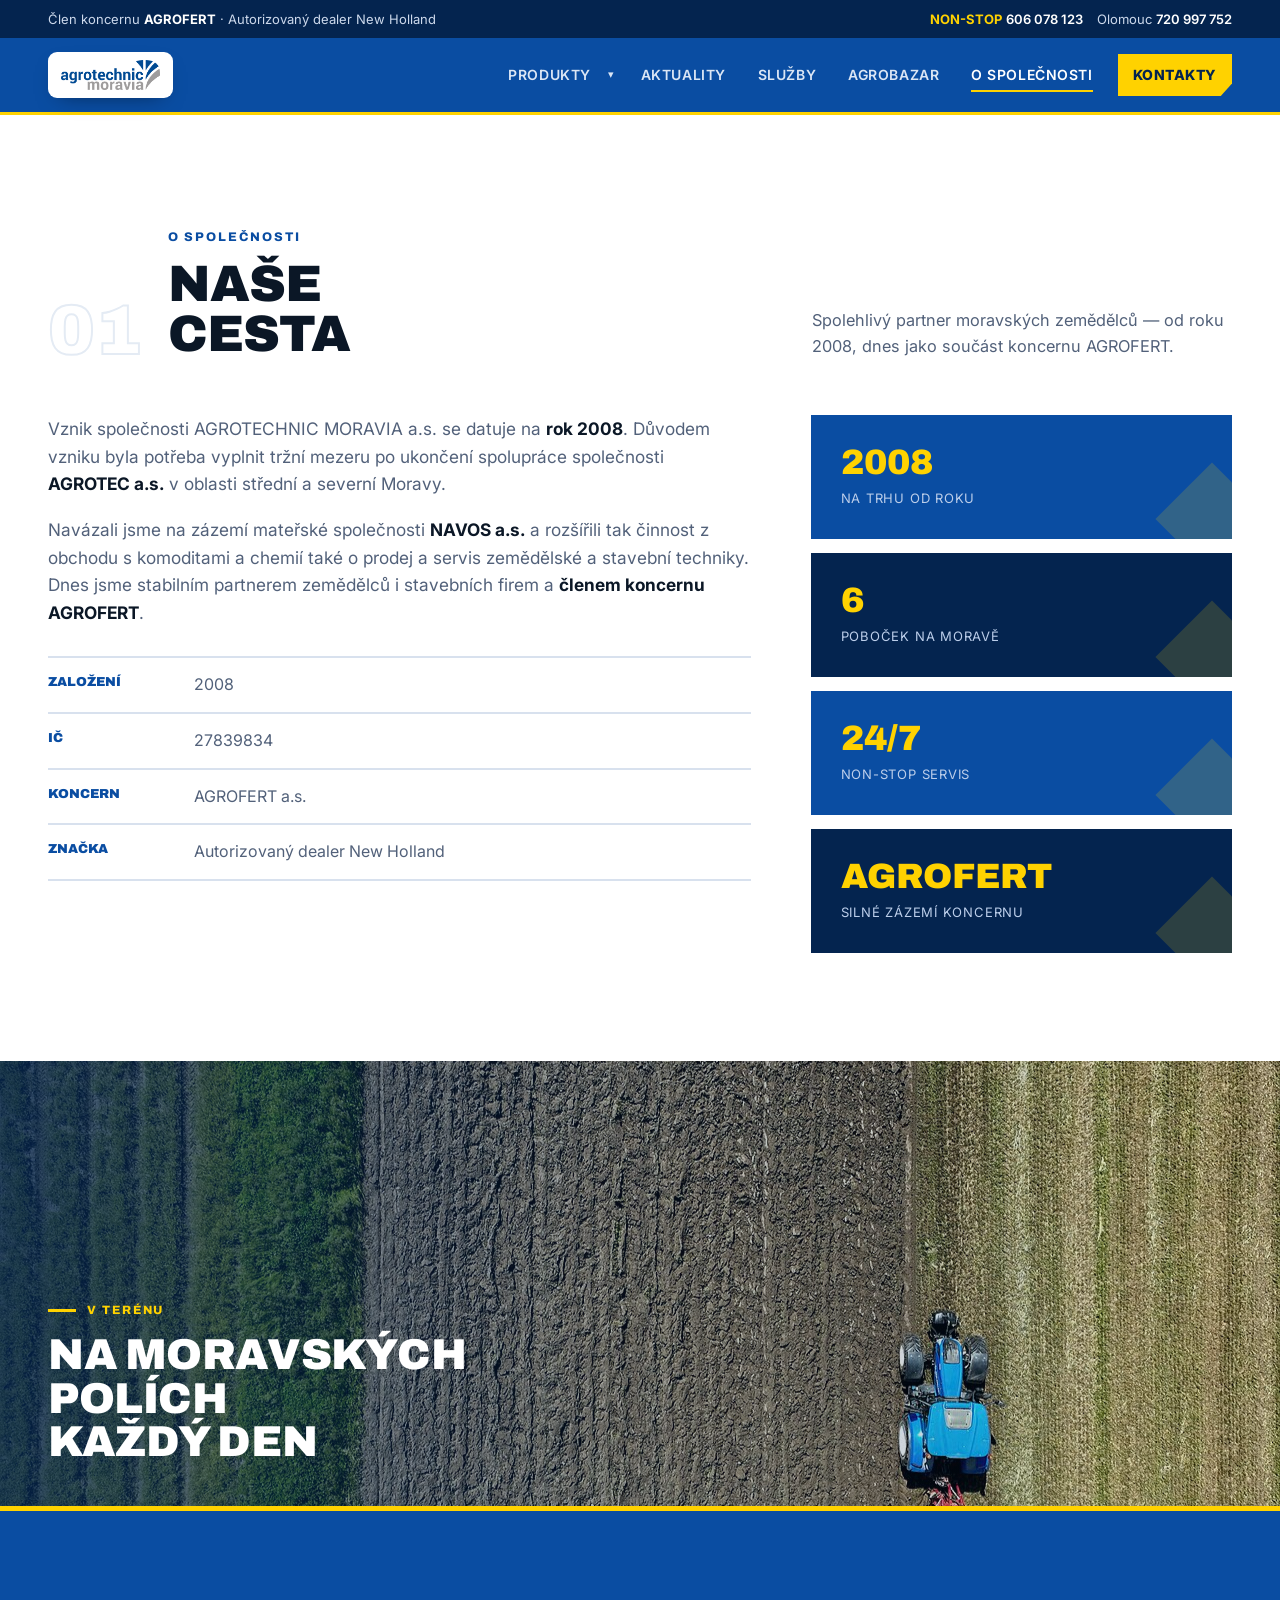
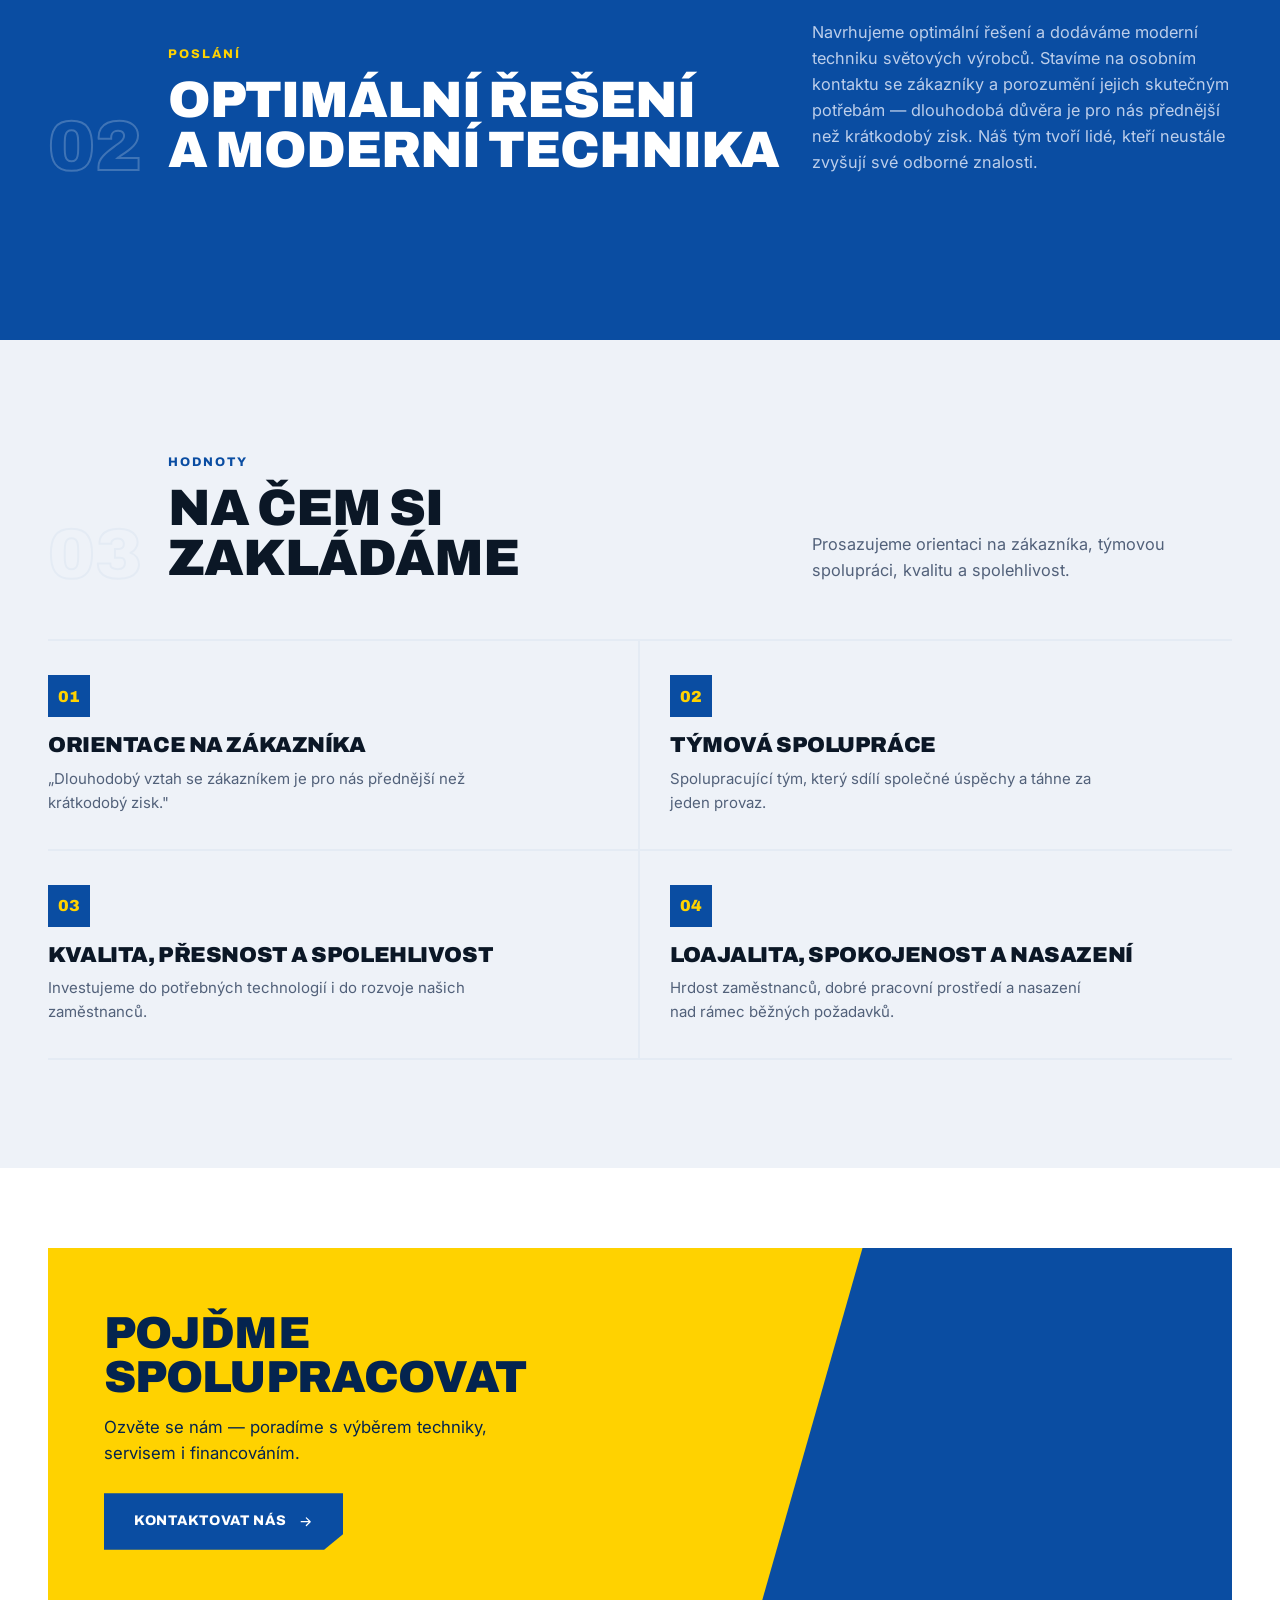
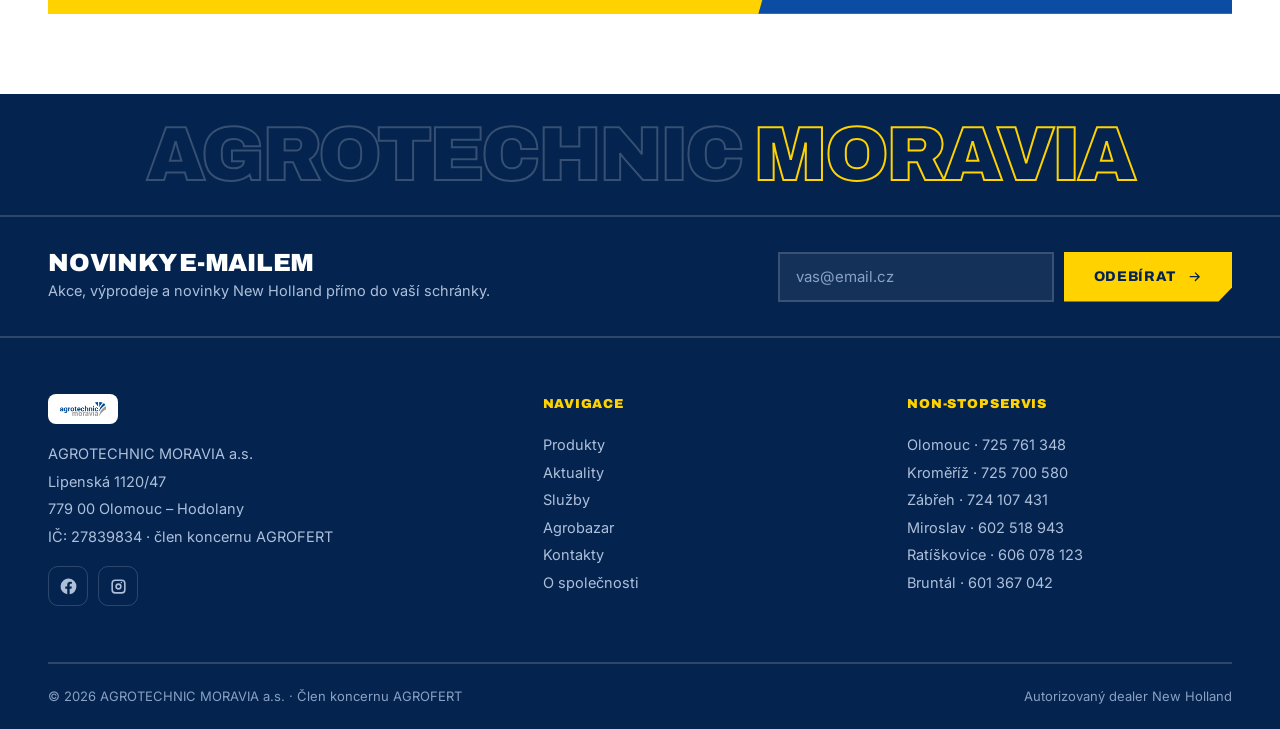
<file: spolecnost.html>
<!DOCTYPE html>
<html lang="cs">
<head>
<meta charset="UTF-8" />
<meta name="viewport" content="width=device-width, initial-scale=1.0" />
<meta name="description" content="O společnosti AGROTECHNIC MORAVIA a.s. — vznik 2008 po ukončení spolupráce AGROTEC a.s. na střední a severní Moravě, návaznost na NAVOS a.s., člen koncernu AGROFERT." />
<title>O společnosti — AGROTECHNIC MORAVIA a.s.</title>
<meta name="author" content="AGROTECHNIC MORAVIA a.s." />
<meta name="robots" content="index, follow" />
<link rel="canonical" href="https://malaveselahranolka.github.io/agrotechnic-moravia/spolecnost.html" />
<meta property="og:type" content="website" />
<meta property="og:locale" content="cs_CZ" />
<meta property="og:site_name" content="AGROTECHNIC MORAVIA a.s." />
<meta property="og:title" content="O společnosti — AGROTECHNIC MORAVIA" />
<meta property="og:description" content="Autorizovaný dealer New Holland na Moravě, na trhu od roku 2008, člen koncernu AGROFERT." />
<meta property="og:url" content="https://malaveselahranolka.github.io/agrotechnic-moravia/spolecnost.html" />
<meta property="og:image" content="https://malaveselahranolka.github.io/agrotechnic-moravia/assets/img/combine-cx880.jpg" />
<meta name="twitter:card" content="summary_large_image" />
<meta name="twitter:title" content="O společnosti — AGROTECHNIC MORAVIA" />
<meta name="twitter:description" content="Autorizovaný dealer New Holland na Moravě, na trhu od roku 2008, člen koncernu AGROFERT." />
<meta name="twitter:image" content="https://malaveselahranolka.github.io/agrotechnic-moravia/assets/img/combine-cx880.jpg" />
<link rel="icon" type="image/svg+xml" href="assets/fan.svg" />
<link rel="preconnect" href="https://fonts.googleapis.com" />
<link rel="preconnect" href="https://fonts.gstatic.com" crossorigin />
<link href="https://fonts.googleapis.com/css2?family=Archivo:wght@500;600;700;800;900&family=Inter:wght@400;500;600&display=swap" rel="stylesheet" />
<link rel="stylesheet" href="styles.css" />
</head>
<body>
<svg aria-hidden="true" style="position:absolute;width:0;height:0;overflow:hidden"><symbol id="i-pin" viewBox="0 0 24 24"><path d="M12 21s7-5.3 7-11a7 7 0 1 0-14 0c0 5.7 7 11 7 11z"/><circle cx="12" cy="10" r="2.6"/></symbol><symbol id="i-phone" viewBox="0 0 24 24"><path d="M5 4h3l2 5-2.2 1.4a11 11 0 0 0 5.8 5.8L15 14l5 2v3a2 2 0 0 1-2.1 2A16 16 0 0 1 3 6.1 2 2 0 0 1 5 4z"/></symbol><symbol id="i-mail" viewBox="0 0 24 24"><rect x="3" y="5" width="18" height="14" rx="2"/><path d="m3.5 7 8.5 6 8.5-6"/></symbol><symbol id="i-clock" viewBox="0 0 24 24"><circle cx="12" cy="12" r="9"/><path d="M12 7.5V12l3 2"/></symbol><symbol id="i-check" viewBox="0 0 24 24"><path d="M20 6 9 17l-5-5"/></symbol><symbol id="i-building" viewBox="0 0 24 24"><rect x="4" y="3" width="16" height="18" rx="1"/><path d="M9 7h2m2 0h2M9 11h2m2 0h2M9 15h2m2 0h2"/></symbol><symbol id="i-arrow" viewBox="0 0 24 24"><path d="M5 12h13m-5-6 6 6-6 6"/></symbol><symbol id="i-ext" viewBox="0 0 24 24"><path d="M7 17 17 7M9 7h8v8"/></symbol><symbol id="i-fb" viewBox="0 0 24 24"><path d="M22 12a10 10 0 1 0-11.6 9.9v-7H7.9V12h2.5V9.8c0-2.46 1.47-3.82 3.72-3.82 1.08 0 2.2.19 2.2.19v2.42h-1.24c-1.22 0-1.6.76-1.6 1.54V12h2.72l-.43 2.9h-2.29v7A10 10 0 0 0 22 12z"/></symbol><symbol id="i-ig" viewBox="0 0 24 24"><path fill-rule="evenodd" clip-rule="evenodd" d="M8 3h8a5 5 0 0 1 5 5v8a5 5 0 0 1-5 5H8a5 5 0 0 1-5-5V8a5 5 0 0 1 5-5zm0 2a3 3 0 0 0-3 3v8a3 3 0 0 0 3 3h8a3 3 0 0 0 3-3V8a3 3 0 0 0-3-3H8zm4 3a4 4 0 1 1 0 8 4 4 0 0 1 0-8zm0 2a2 2 0 1 0 0 4 2 2 0 0 0 0-4zm4.6-3.1a1 1 0 1 1-2 0 1 1 0 0 1 2 0z"/></symbol></svg>

<div class="topbar">
  <div class="container topbar__inner">
    <div class="topbar__left">Člen koncernu <strong style="color:#fff">AGROFERT</strong> · Autorizovaný dealer New Holland</div>
    <div class="topbar__right">
      <span><span class="dotk">NON-STOP</span> <a href="tel:+420606078123">606 078 123</a></span>
      <span>Olomouc <a href="tel:+420720997752">720 997 752</a></span>
    </div>
  </div>
</div>

<header class="nav">
  <div class="container nav__inner">
    <a href="index.html" class="brand" aria-label="Agrotechnic Moravia"><img class="brand__logo" src="logo.png" alt="AGROTECHNIC MORAVIA" /></a>
    <nav class="nav__links" id="navLinks">
      <div class="nav__item nav__item--drop">
        <a href="index.html" class="nav__toplink">Produkty</a>
        <button class="caret" aria-label="Rozbalit produkty">▾</button>
        <div class="dropdown" id="prodDropdown"></div>
      </div>
      <a href="aktuality.html">Aktuality</a>
      <a href="sluzby.html">Služby</a>
      <a href="agrobazar.html">Agrobazar</a>
      <a href="spolecnost.html" class="active">O společnosti</a>
      <a href="kontakt.html" class="nav__cta">Kontakty</a>
    </nav>
    <button class="nav__toggle" id="navToggle" aria-label="Menu" aria-expanded="false">
      <span></span><span></span><span></span>
    </button>
  </div>
</header>

<!-- HISTORY -->
<section class="section">
  <div class="container">
    <div class="shead reveal">
      <span class="shead__idx">01</span>
      <div class="shead__main">
        <span class="shead__eyebrow">O společnosti</span>
        <h2 class="shead__title">Naše<br />cesta</h2>
      </div>
      <p class="shead__desc">Spolehlivý partner moravských zemědělců — od roku 2008, dnes jako součást koncernu AGROFERT.</p>
    </div>

    <div class="about reveal">
      <div class="about__text">
        <p>Vznik společnosti AGROTECHNIC MORAVIA a.s. se datuje na <strong>rok 2008</strong>. Důvodem vzniku
          byla potřeba vyplnit tržní mezeru po ukončení spolupráce společnosti <strong>AGROTEC a.s.</strong>
          v oblasti střední a severní Moravy.</p>
        <p>Navázali jsme na zázemí mateřské společnosti <strong>NAVOS a.s.</strong> a rozšířili tak činnost
          z obchodu s komoditami a chemií také o prodej a servis zemědělské a stavební techniky. Dnes jsme
          stabilním partnerem zemědělců i stavebních firem a <strong>členem koncernu AGROFERT</strong>.</p>
        <div class="about__meta">
          <div><b>Založení</b><span>2008</span></div>
          <div><b>IČ</b><span>27839834</span></div>
          <div><b>Koncern</b><span>AGROFERT a.s.</span></div>
          <div><b>Značka</b><span>Autorizovaný dealer New Holland</span></div>
        </div>
      </div>
      <div class="about__panel">
        <div class="bigstat"><b>2008</b><span>na trhu od roku</span></div>
        <div class="bigstat"><b data-count="6">0</b><span>poboček na Moravě</span></div>
        <div class="bigstat"><b>24/7</b><span>non-stop servis</span></div>
        <div class="bigstat"><b>AGROFERT</b><span>silné zázemí koncernu</span></div>
      </div>
    </div>
  </div>
</section>

<!-- PHOTO BAND -->
<section class="band reveal" aria-label="Technika New Holland v terénu">
  <img class="band__img" src="assets/bands/onas.jpg" alt="Traktor New Holland při orbě na moravském poli" />
  <div class="band__overlay"></div>
  <figcaption class="band__cap">
    <span class="band__eyebrow">V terénu</span>
    <h3>Na moravských polích<br />každý den</h3>
  </figcaption>
</section>

<!-- MISSION -->
<section class="section section--blue">
  <div class="container">
    <div class="shead reveal">
      <span class="shead__idx">02</span>
      <div class="shead__main">
        <span class="shead__eyebrow">Poslání</span>
        <h2 class="shead__title">Optimální řešení<br />a moderní technika</h2>
      </div>
      <p class="shead__desc">Navrhujeme optimální řešení a dodáváme moderní techniku světových výrobců. Stavíme na osobním kontaktu se zákazníky a porozumění jejich skutečným potřebám — dlouhodobá důvěra je pro nás přednější než krátkodobý zisk. Náš tým tvoří lidé, kteří neustále zvyšují své odborné znalosti.</p>
    </div>
  </div>
</section>

<!-- VALUES -->
<section class="section section--mist">
  <div class="container">
    <div class="shead reveal">
      <span class="shead__idx">03</span>
      <div class="shead__main">
        <span class="shead__eyebrow">Hodnoty</span>
        <h2 class="shead__title">Na čem si<br />zakládáme</h2>
      </div>
      <p class="shead__desc">Prosazujeme orientaci na zákazníka, týmovou spolupráci, kvalitu a spolehlivost.</p>
    </div>
    <div class="svc reveal">
      <div class="svc__item"><span class="svc__no">01</span><h4>Orientace na zákazníka</h4><p>„Dlouhodobý vztah se zákazníkem je pro nás přednější než krátkodobý zisk."</p></div>
      <div class="svc__item"><span class="svc__no">02</span><h4>Týmová spolupráce</h4><p>Spolupracující tým, který sdílí společné úspěchy a táhne za jeden provaz.</p></div>
      <div class="svc__item"><span class="svc__no">03</span><h4>Kvalita, přesnost a spolehlivost</h4><p>Investujeme do potřebných technologií i do rozvoje našich zaměstnanců.</p></div>
      <div class="svc__item"><span class="svc__no">04</span><h4>Loajalita, spokojenost a nasazení</h4><p>Hrdost zaměstnanců, dobré pracovní prostředí a nasazení nad rámec běžných požadavků.</p></div>
    </div>
  </div>
</section>

<section class="section section--tight">
  <div class="container">
    <div class="cta reveal">
      <div class="cta__in">
        <h2>Pojďme spolupracovat</h2>
        <p>Ozvěte se nám — poradíme s výběrem techniky, servisem i financováním.</p>
        <a href="kontakt.html" class="btn btn--blue">Kontaktovat nás<svg class="ico ico--go"><use href="#i-arrow"/></svg></a>
      </div>
    </div>
  </div>
</section>

<footer class="footer">
  <div class="footer__word"><div class="container"><b>AGROTECHNIC <span class="yellow">MORAVIA</span></b></div></div>
  <div class="footer__news"><div class="container footer__news-in"><div><h3 class="footer__news-h">Novinky e-mailem</h3><p>Akce, výprodeje a novinky New Holland přímo do vaší schránky.</p></div><form class="newsletter" onsubmit="return handleNewsletter(event)"><input type="email" name="nl" required placeholder="vas@email.cz" aria-label="Váš e-mail" /><button type="submit" class="btn btn--primary">Odebírat<svg class="ico ico--go"><use href="#i-arrow"/></svg></button><p class="newsletter__note" id="nlNote" hidden>Děkujeme! Otevřeli jsme e-mail s přihláškou — stačí ji odeslat.</p></form></div></div>
  <div class="container">
    <div class="footer__main">
      <div>
        <img class="footer__logo" src="logo.png" alt="AGROTECHNIC MORAVIA" />
        <p>AGROTECHNIC MORAVIA a.s.<br />Lipenská 1120/47<br />779 00 Olomouc – Hodolany<br />IČ: 27839834 · člen koncernu AGROFERT</p>
        <div class="footer__social"><a href="https://www.facebook.com/agrotechnicmoravia" target="_blank" rel="noopener" aria-label="Facebook"><svg class="ico ico--fill"><use href="#i-fb"/></svg></a><a href="https://www.instagram.com/agrotechnicmoravia" target="_blank" rel="noopener" aria-label="Instagram"><svg class="ico ico--fill"><use href="#i-ig"/></svg></a></div>
      </div>
      <div><h5>Navigace</h5><a href="index.html">Produkty</a><a href="aktuality.html">Aktuality</a><a href="sluzby.html">Služby</a><a href="agrobazar.html">Agrobazar</a><a href="kontakt.html">Kontakty</a><a href="spolecnost.html">O společnosti</a></div>
      <div><h5>Non-stop servis</h5><a href="tel:+420725761348">Olomouc · 725 761 348</a><a href="tel:+420725700580">Kroměříž · 725 700 580</a><a href="tel:+420724107431">Zábřeh · 724 107 431</a><a href="tel:+420602518943">Miroslav · 602 518 943</a><a href="tel:+420606078123">Ratíškovice · 606 078 123</a><a href="tel:+420601367042">Bruntál · 601 367 042</a></div>
    </div>
    <div class="footer__bottom">
      <span>© <span id="year"></span> AGROTECHNIC MORAVIA a.s. · Člen koncernu AGROFERT</span>
      <span>Autorizovaný dealer New Holland</span>
    </div>
  </div>
</footer>

<script src="script.js"></script>
</body>
</html>
</file>
<file: styles.css>
/* =====================================================================
   AGROTECHNIC MORAVIA — New Holland edition
   Editorial / industrial design system · blue (#0a4da2) + yellow (#ffd200)
   ===================================================================== */
:root{
  --nh-blue:#0a4da2;
  --nh-blue-600:#0a4490;
  --nh-blue-700:#073a7d;
  --nh-blue-900:#04244f;
  --nh-yellow:#ffd200;
  --nh-yellow-deep:#e9b800;
  --ink:#0b1726;
  --ink-soft:#52617a;
  --paper:#ffffff;
  --mist:#eef2f8;
  --mist-2:#e4ebf4;
  --line:#d8e1ee;
  --line-blue:rgba(255,255,255,.16);
  --maxw:1240px;
  --ease:cubic-bezier(.19,1,.22,1);
  --shadow:0 30px 70px -30px rgba(7,40,90,.45);
  --shadow-sm:0 14px 34px -18px rgba(7,40,90,.35);
}
*{box-sizing:border-box;margin:0;padding:0}
html{scroll-behavior:smooth}
body{
  font-family:'Inter',system-ui,sans-serif;color:var(--ink);background:var(--paper);
  line-height:1.6;-webkit-font-smoothing:antialiased;overflow-x:hidden
}
h1,h2,h3,h4,.font-display{font-family:'Archivo',sans-serif;line-height:.98;letter-spacing:-.02em}
a{color:inherit;text-decoration:none}
img{max-width:100%;display:block}
.container{width:100%;max-width:var(--maxw);margin:0 auto;padding:0 28px}
::selection{background:var(--nh-yellow);color:var(--ink)}

/* ---------------- CUSTOM SCROLLBAR ---------------- */
html{scrollbar-width:thin;scrollbar-color:var(--nh-blue) var(--mist)}
::-webkit-scrollbar{width:13px;height:13px}
::-webkit-scrollbar-track{background:var(--mist)}
::-webkit-scrollbar-thumb{background:var(--nh-blue);border:3px solid var(--mist);border-radius:20px}
::-webkit-scrollbar-thumb:hover{background:var(--nh-blue-900)}
::-webkit-scrollbar-corner{background:var(--mist)}

/* highlighter marker */
.mark{background:linear-gradient(transparent 62%, var(--nh-yellow) 62%);padding:0 .06em}
.yellow{color:var(--nh-yellow)}
/* visually hidden but readable by search engines / screen readers */
.sr-only{position:absolute;width:1px;height:1px;padding:0;margin:-1px;overflow:hidden;clip:rect(0 0 0 0);white-space:nowrap;border:0}

/* ---------------- TOPBAR ---------------- */
.topbar{background:var(--nh-blue-900);color:#cdd9ec;font-size:13px}
.topbar__inner{display:flex;justify-content:space-between;align-items:center;height:38px;gap:18px}
.topbar a{color:#fff;font-weight:600}
.topbar a:hover{color:var(--nh-yellow)}
.topbar__right{display:flex;gap:14px;align-items:center}
.topbar .dotk{color:var(--nh-yellow);font-weight:700}
.topbar__soc{display:inline-flex;align-items:center;justify-content:center;color:#cdd9ec;transition:color .2s var(--ease),transform .2s var(--ease)}
.topbar__soc .ico{width:17px;height:17px}
.topbar__soc:hover{color:var(--nh-yellow);transform:translateY(-1px)}
@media(max-width:720px){
  .topbar__inner{justify-content:space-between;gap:10px}
  .topbar__left{display:block;font-size:11px;white-space:nowrap;overflow:hidden;text-overflow:ellipsis;flex:1;min-width:0}
  .topbar__right{flex:none}
}

/* ---------------- NAV ---------------- */
.nav{position:sticky;top:0;z-index:60;background:var(--nh-blue);color:#fff;border-bottom:3px solid var(--nh-yellow)}
.nav__inner{display:flex;align-items:center;justify-content:space-between;height:74px}
.brand{display:inline-flex;align-items:center;background:#fff;padding:8px 13px;border-radius:9px;box-shadow:0 8px 22px -12px rgba(0,0,0,.55)}
.brand__logo{height:30px;width:auto;display:block}
@media(max-width:560px){.brand__logo{height:25px}.brand{padding:7px 11px}}
.nav__links{display:flex;align-items:center;gap:2px}
.nav__links a{
  position:relative;padding:10px 15px;font-size:14px;font-weight:600;color:#dbe6f5;
  text-transform:uppercase;letter-spacing:.04em;transition:.2s
}
.nav__links a::after{content:"";position:absolute;left:15px;right:15px;bottom:4px;height:2px;background:var(--nh-yellow);transform:scaleX(0);transform-origin:left;transition:.25s var(--ease)}
.nav__links a:hover{color:#fff}
.nav__links a:hover::after,.nav__links a.active::after{transform:scaleX(1)}
.nav__links a.active{color:#fff}
.nav__cta{background:var(--nh-yellow);color:var(--nh-blue-900)!important;font-weight:800!important;margin-left:8px;clip-path:polygon(0 0,100% 0,100% 70%,90% 100%,0 100%)}
.nav__cta::after{display:none}
.nav__cta:hover{background:#fff}
.nav__toggle{display:none;flex-direction:column;gap:5px;background:none;border:0;cursor:pointer;padding:8px}
.nav__toggle span{width:26px;height:2.5px;background:#fff;transition:.3s}

/* ---------------- BUTTONS ---------------- */
.btn{
  display:inline-flex;align-items:center;gap:10px;padding:15px 28px;font-family:'Archivo';
  font-weight:800;font-size:14px;text-transform:uppercase;letter-spacing:.05em;cursor:pointer;
  border:2px solid transparent;transition:.25s var(--ease);
  clip-path:polygon(0 0,100% 0,100% 72%,92% 100%,0 100%)
}
.btn--primary{background:var(--nh-yellow);color:var(--nh-blue-900)}
.btn--primary:hover{background:var(--nh-blue-900);color:#fff;transform:translate(-2px,-2px)}
.btn--blue{background:var(--nh-blue);color:#fff}
.btn--blue:hover{background:var(--nh-blue-900);transform:translate(-2px,-2px)}
.btn--ghost{background:transparent;color:#fff;border-color:rgba(255,255,255,.45)}
.btn--ghost:hover{border-color:var(--nh-yellow);color:var(--nh-yellow)}
.btn--ghost-dark{background:transparent;color:var(--nh-blue);border-color:var(--nh-blue)}
.btn--ghost-dark:hover{background:var(--nh-blue);color:#fff}
.btn--full{width:100%;justify-content:center}

/* ---------------- HERO ---------------- */
.hero{position:relative;color:#fff;overflow:hidden;background:var(--nh-blue-900) url(assets/img/combine-cx880.jpg) 62% center/cover;border-bottom:6px solid var(--nh-yellow)}
.hero__bg{position:absolute;inset:0;width:100%;height:100%;object-fit:cover;object-position:62% center;z-index:0}
.hero__overlay{position:absolute;inset:0;z-index:1;background:linear-gradient(96deg,rgba(4,36,79,.95) 0%,rgba(4,36,79,.84) 42%,rgba(4,36,79,.52) 72%,rgba(7,58,125,.22) 100%)}
.hero__inner{position:relative;z-index:2;display:flex;align-items:center;padding:92px 0 92px;min-height:clamp(540px,72vh,720px)}
.hero__content{max-width:660px}
.kicker{display:inline-flex;align-items:center;gap:10px;font-family:'Archivo';font-weight:800;font-size:12.5px;text-transform:uppercase;letter-spacing:.18em;color:var(--nh-yellow);margin-bottom:26px}
.kicker::before{content:"";width:34px;height:3px;background:var(--nh-yellow)}
.hero h1{font-size:clamp(3rem,6.6vw,5.6rem);font-weight:900;text-transform:uppercase;letter-spacing:-.03em;margin-bottom:26px}
.hero__lead{font-size:clamp(1.05rem,1.6vw,1.25rem);color:#cfdcef;max-width:520px;margin-bottom:38px}
.hero__lead strong{color:#fff}
.hero__actions{display:flex;flex-wrap:wrap;gap:14px;margin-bottom:54px}
.hero__stats{display:grid;grid-template-columns:repeat(3,auto);gap:36px}
.stat b{display:block;font-family:'Archivo';font-weight:900;font-size:2.6rem;line-height:1;color:#fff}
.stat span{font-size:12.5px;text-transform:uppercase;letter-spacing:.08em;color:#9fb6d6;margin-top:8px;display:block}
.stat b .yellow{color:var(--nh-yellow)}

@media(max-width:920px){.hero__inner{padding:64px 0 64px;min-height:auto}}
@media(max-width:560px){.hero__stats{gap:20px}.stat b{font-size:1.95rem}}

/* ---------------- SECTION HEAD (numbered, editorial) ---------------- */
.section{padding:108px 0;position:relative}
.section--mist{background:var(--mist)}
.section--blue{background:var(--nh-blue);color:#fff}
.section--ink{background:var(--nh-blue-900);color:#fff}
.section--tight{padding:80px 0}
.shead{display:flex;align-items:flex-end;gap:26px;margin-bottom:56px;flex-wrap:wrap}
.shead__idx{font-family:'Archivo';font-weight:900;font-size:clamp(2.6rem,6vw,4.4rem);line-height:.8;color:transparent;-webkit-text-stroke:2px var(--mist-2)}
.section--blue .shead__idx,.section--ink .shead__idx{-webkit-text-stroke-color:rgba(255,255,255,.22)}
.shead__main{flex:1;min-width:260px}
.shead__eyebrow{font-family:'Archivo';font-weight:800;font-size:12.5px;text-transform:uppercase;letter-spacing:.16em;color:var(--nh-blue)}
.section--blue .shead__eyebrow,.section--ink .shead__eyebrow{color:var(--nh-yellow)}
.shead__title{font-size:clamp(2rem,4.4vw,3.2rem);font-weight:900;text-transform:uppercase;margin-top:10px}
.shead__desc{color:var(--ink-soft);max-width:420px;font-size:1.02rem}
.section--blue .shead__desc,.section--ink .shead__desc{color:#bcceea}

/* ---------------- PRODUCT EDITORIAL LIST ---------------- */
.plist{border-top:2px solid var(--line)}
.section--blue .plist,.section--ink .plist{border-top-color:var(--line-blue)}
.pitem{
  position:relative;display:grid;grid-template-columns:64px 1fr auto;align-items:center;gap:24px;
  padding:26px 8px;border-bottom:2px solid var(--line);cursor:pointer;transition:.3s var(--ease)
}
.section--blue .pitem,.section--ink .pitem{border-bottom-color:var(--line-blue)}
.pitem__no{font-family:'Archivo';font-weight:800;font-size:15px;color:var(--ink-soft)}
.pitem__name{font-family:'Archivo';font-weight:900;font-size:clamp(1.3rem,2.6vw,2rem);text-transform:uppercase;letter-spacing:-.01em;transition:.3s var(--ease)}
.pitem__meta{font-size:14px;color:var(--ink-soft);max-width:360px}
.section--blue .pitem__meta{color:#bcceea}
.pitem__arrow{font-family:'Archivo';font-weight:900;font-size:1.5rem;color:var(--nh-blue);transition:.3s var(--ease)}
.section--blue .pitem__arrow,.section--ink .pitem__arrow{color:var(--nh-yellow)}
.pitem:hover{padding-left:24px;background:var(--nh-blue);color:#fff}
.pitem:hover .pitem__no,.pitem:hover .pitem__meta{color:#bcceea}
.pitem:hover .pitem__name{color:#fff}
.pitem:hover .pitem__arrow{color:var(--nh-yellow);transform:translateX(8px)}
.section--blue .pitem:hover,.section--ink .pitem:hover{background:#fff;color:var(--ink)}
.section--blue .pitem:hover .pitem__name,.section--ink .pitem:hover .pitem__name{color:var(--ink)}
.section--blue .pitem:hover .pitem__no,.section--ink .pitem:hover .pitem__no{color:var(--ink-soft)}
.section--blue .pitem:hover .pitem__meta,.section--ink .pitem:hover .pitem__meta{color:var(--ink-soft)}
.section--blue .pitem:hover .pitem__arrow,.section--ink .pitem:hover .pitem__arrow{color:var(--nh-blue)}
@media(max-width:640px){
  .pitem{grid-template-columns:40px 1fr auto;gap:14px;padding:20px 4px}
  .pitem__meta{display:none}
}
/* floating preview image */
.pfloat{position:fixed;top:0;left:0;width:280px;height:200px;pointer-events:none;z-index:80;opacity:0;
  transform:translate(-50%,-50%) scale(.92);transition:opacity .25s,transform .25s;overflow:hidden;
  box-shadow:var(--shadow);border:4px solid var(--nh-yellow)}
.pfloat img{width:100%;height:100%;object-fit:contain;background:#fff}
.pfloat.show{opacity:1;transform:translate(-50%,-50%) scale(1)}
@media(hover:none),(max-width:880px){.pfloat{display:none}}

/* ---------------- BRAND STRIP (clickable logos, frameless) ---------------- */
.brands{padding:38px 0 40px;background:#fff;border-top:1px solid var(--line);border-bottom:1px solid var(--line)}
.brands__lead{display:flex;flex-direction:column;gap:8px;margin-bottom:22px}
.brands__eyebrow{font-family:'Archivo';font-weight:800;font-size:12.5px;text-transform:uppercase;letter-spacing:.18em;color:var(--nh-blue);display:inline-flex;align-items:center;gap:10px}
.brands__eyebrow::before{content:"";width:34px;height:3px;background:var(--nh-yellow)}
.brands__note{color:var(--ink-soft);max-width:560px;font-size:15px}

.marquee{overflow:hidden;mask-image:linear-gradient(90deg,transparent,#000 6%,#000 94%,transparent);-webkit-mask-image:linear-gradient(90deg,transparent,#000 6%,#000 94%,transparent)}
/* spacing via item margin (not flex gap) so the duplicated half loops seamlessly at -50% */
.marquee__track{display:flex;align-items:center;width:max-content;will-change:transform;animation:scrollx 48s linear infinite}
.marquee:hover .marquee__track{animation-play-state:paused}
@keyframes scrollx{from{transform:translate3d(0,0,0)}to{transform:translate3d(-50%,0,0)}}

/* frameless logo cell — original colours, no card */
.blogo{
  flex:0 0 auto;display:grid;place-items:center;width:150px;height:72px;padding:0 12px;margin:0 12px;border-radius:12px;
  transition:transform .35s var(--ease),background .35s var(--ease)
}
.blogo img{max-width:100%;max-height:56px;width:auto;height:auto;object-fit:contain;
  opacity:.82;transition:opacity .35s var(--ease)}
.blogo__name{display:none;font-family:'Archivo';font-weight:900;font-size:1.15rem;text-transform:uppercase;letter-spacing:-.01em;color:var(--nh-blue);text-align:center;line-height:1}
/* wordmark cells (no official file yet) */
.blogo--text .blogo__name{display:block}
.blogo--text img{display:none}
/* logos that only exist as a white/single-colour mark → tint to brand blue so they read on the light strip */
.blogo--mono img{filter:brightness(0) saturate(100%) invert(23%) sepia(88%) saturate(1500%) hue-rotate(196deg) brightness(94%) contrast(101%);opacity:.72}

.blogo:hover,.blogo:focus-visible{transform:translateY(-3px);background:#f3f7fc;outline:none}
.blogo:hover img,.blogo:focus-visible img{opacity:1}
.blogo:focus-visible{box-shadow:0 0 0 3px var(--nh-yellow)}
.blogo--text:hover .blogo__name,.blogo--text:focus-visible .blogo__name{color:var(--nh-blue-700)}
@media(max-width:640px){.blogo{width:130px;height:62px;padding:0 10px;margin:0 8px}.blogo img{max-height:46px}}

/* ---------------- SERVICES (numbered two-col) ---------------- */
.svc{display:grid;grid-template-columns:repeat(2,1fr);gap:0;border-top:2px solid var(--line)}
.section--mist .svc{border-top-color:var(--mist-2)}
.svc__item{padding:34px 30px 34px 0;border-bottom:2px solid var(--line);border-right:2px solid var(--line)}
.section--mist .svc__item{border-color:var(--mist-2)}
.svc__item:nth-child(2n){padding-right:0;padding-left:30px;border-right:0}
.svc__no{font-family:'Archivo';font-weight:900;font-size:1rem;color:var(--nh-yellow);background:var(--nh-blue);display:inline-grid;place-items:center;width:42px;height:42px;margin-bottom:18px}
.svc__item h4{font-family:'Archivo';font-weight:900;font-size:1.35rem;text-transform:uppercase;margin-bottom:10px}
.svc__item p{color:var(--ink-soft);font-size:15px;max-width:440px}
@media(max-width:760px){
  .svc{grid-template-columns:1fr}
  .svc__item,.svc__item:nth-child(2n){padding:28px 0;border-right:0;padding-left:0}
}

/* ---------------- LOCATIONS ---------------- */
.locs{display:grid;grid-template-columns:repeat(auto-fill,minmax(330px,1fr));gap:0;border-top:2px solid var(--line-blue)}
.loc{position:relative;padding:30px;border-bottom:2px solid var(--line-blue);border-right:2px solid var(--line-blue);transition:.3s var(--ease)}
.loc:hover{background:rgba(255,255,255,.05)}
.loc__badge{position:absolute;top:26px;right:26px;background:var(--nh-yellow);color:var(--nh-blue-900);font-family:'Archivo';font-weight:900;font-size:10.5px;letter-spacing:.06em;padding:5px 10px}
.loc h3{font-family:'Archivo';font-weight:900;font-size:1.5rem;text-transform:uppercase;margin-bottom:16px;color:#fff}
.loc__row{display:flex;gap:11px;font-size:14.5px;color:#c3d3ea;margin-bottom:9px;align-items:flex-start}
.loc__row span{flex-shrink:0}
.loc__row a{color:#fff;font-weight:600}
.loc__row a:hover{color:var(--nh-yellow)}
.loc__nonstop{color:var(--nh-yellow);font-weight:700}
.loc__map{display:inline-block;margin-top:10px;font-family:'Archivo';font-weight:800;font-size:12.5px;text-transform:uppercase;letter-spacing:.05em;color:var(--nh-yellow)}

/* ---------------- ABOUT / STATS ---------------- */
.about{display:grid;grid-template-columns:1.25fr .75fr;gap:60px;align-items:start}
.about__text p{color:var(--ink-soft);font-size:1.08rem;margin-bottom:18px}
.about__text strong{color:var(--ink)}
.about__meta{margin-top:30px;border-top:2px solid var(--line)}
.about__meta div{display:grid;grid-template-columns:130px 1fr;gap:16px;padding:14px 0;border-bottom:2px solid var(--line)}
.about__meta b{font-family:'Archivo';font-weight:900;text-transform:uppercase;font-size:13px;color:var(--nh-blue)}
.about__meta span{color:var(--ink-soft)}
.about__panel{display:grid;gap:14px}
.bigstat{background:var(--nh-blue);color:#fff;padding:30px;position:relative;overflow:hidden}
.bigstat:nth-child(even){background:var(--nh-blue-900)}
.bigstat::after{content:"";position:absolute;right:-20px;bottom:-20px;width:80px;height:80px;background:rgba(255,210,0,.16);transform:rotate(45deg)}
.bigstat b{display:block;font-family:'Archivo';font-weight:900;font-size:2.2rem;color:var(--nh-yellow);line-height:1}
.bigstat span{font-size:13px;text-transform:uppercase;letter-spacing:.06em;color:#bcceea;margin-top:8px;display:block}
@media(max-width:880px){.about{grid-template-columns:1fr;gap:40px}}

/* ---------------- MAGAZINE (aktuality) ---------------- */
.mag{display:grid;grid-template-columns:repeat(12,1fr);gap:26px}
.post{grid-column:span 4;display:flex;flex-direction:column;background:var(--paper);border:2px solid var(--line);transition:.3s var(--ease)}
.post:hover{border-color:var(--nh-blue);transform:translateY(-5px);box-shadow:var(--shadow-sm)}
.post--lead{grid-column:span 8}
.post--wide{grid-column:span 8;flex-direction:row}
.post--wide .post__img{flex:1;aspect-ratio:auto}
.post--wide .post__body{flex:1;justify-content:center}
.post__img{position:relative;overflow:hidden;background:var(--mist);aspect-ratio:16/10}
.post--lead .post__img{aspect-ratio:16/9}
.post__img img{width:100%;height:100%;object-fit:cover;transition:.6s var(--ease)}
.post:hover .post__img img{transform:scale(1.05)}
.post__tag{position:absolute;top:0;left:0;background:var(--nh-yellow);color:var(--nh-blue-900);font-family:'Archivo';font-weight:900;font-size:11px;text-transform:uppercase;letter-spacing:.05em;padding:7px 13px}
.post__body{padding:24px 26px;display:flex;flex-direction:column;gap:11px;flex:1}
.post__date{font-family:'Archivo';font-weight:800;font-size:12px;text-transform:uppercase;letter-spacing:.06em;color:var(--nh-blue)}
.post h3{font-family:'Archivo';font-weight:900;text-transform:uppercase;font-size:1.3rem;line-height:1.04}
.post--lead h3{font-size:clamp(1.7rem,3vw,2.6rem)}
.post p{color:var(--ink-soft);font-size:14.5px}
.post--lead p{font-size:1.05rem}
.post__link{margin-top:auto;font-family:'Archivo';font-weight:800;font-size:13px;text-transform:uppercase;letter-spacing:.04em;color:var(--nh-blue)}
.post:hover .post__link{color:var(--nh-yellow-deep)}
@media(max-width:880px){
  .mag{grid-template-columns:repeat(2,1fr)}
  .post,.post--lead,.post--wide{grid-column:span 2;grid-row:auto}
  .post--wide{flex-direction:column}
  .post--wide .post__img{aspect-ratio:16/10}
}
@media(max-width:560px){.mag{grid-template-columns:1fr}.post,.post--lead,.post--wide{grid-column:span 1}}

/* ---------------- CONTACT / FORM / MAP ---------------- */
.contact{display:grid;grid-template-columns:1fr 1fr;gap:54px;align-items:start}
.contact__list{list-style:none;display:flex;flex-direction:column;gap:14px;margin-top:8px}
.contact__list li{display:flex;gap:13px;font-size:15px;align-items:flex-start}
.contact__list a{font-weight:600;color:var(--nh-blue)}
.contact__list a:hover{color:var(--nh-yellow-deep)}
.form{background:var(--paper);border:2px solid var(--ink);padding:34px}
.section--mist .form,.section--blue .form,.section--ink .form{background:var(--paper);color:var(--ink)}
.form__title{font-family:'Archivo';font-weight:900;text-transform:uppercase;font-size:1.4rem;margin-bottom:20px}
.field{display:flex;flex-direction:column;gap:7px;margin-bottom:16px}
.field label{font-family:'Archivo';font-weight:700;font-size:12px;text-transform:uppercase;letter-spacing:.04em;color:var(--ink-soft)}
.field input,.field textarea,.field select{
  font-family:inherit;font-size:15px;padding:13px 15px;border:2px solid var(--line);background:var(--mist);
  color:var(--ink);transition:.2s;resize:vertical;border-radius:0
}
.field input:focus,.field textarea:focus,.field select:focus{outline:none;border-color:var(--nh-blue);background:#fff}
.form__note{font-size:14px;color:var(--nh-blue);font-weight:600;background:var(--mist);padding:12px;margin-top:6px;border-left:4px solid var(--nh-yellow)}
.map{border:2px solid var(--ink);min-height:340px;margin-top:26px}
.map iframe{display:block;width:100%;height:100%;min-height:336px;border:0;filter:grayscale(.25) contrast(1.05)}
@media(max-width:840px){.contact{grid-template-columns:1fr;gap:36px}}

/* ---------------- CTA BAND ---------------- */
.cta{position:relative;background:var(--nh-yellow);color:var(--nh-blue-900);padding:64px 56px;overflow:hidden}
.cta::before{content:"";position:absolute;top:0;right:0;bottom:0;width:40%;background:var(--nh-blue);clip-path:polygon(22% 0,100% 0,100% 100%,0 100%)}
.cta__in{position:relative;z-index:1;max-width:560px}
.cta h2{font-family:'Archivo';font-weight:900;text-transform:uppercase;font-size:clamp(1.8rem,4vw,2.8rem);margin-bottom:14px}
.cta p{font-size:1.05rem;margin-bottom:26px;max-width:440px}
@media(max-width:760px){.cta{padding:44px 28px}.cta::before{display:none}}

/* ---------------- FOOTER ---------------- */
.footer{background:var(--nh-blue-900);color:#fff;padding:0}
.footer__word{border-bottom:2px solid var(--line-blue);overflow:hidden}
.footer__word b{display:block;text-align:center;font-family:'Archivo';font-weight:900;font-size:clamp(1.6rem,6vw,5.6rem);line-height:.9;text-transform:uppercase;letter-spacing:-.04em;color:transparent;-webkit-text-stroke:2px rgba(255,255,255,.2);padding:26px 0;white-space:nowrap}
@media(max-width:600px){.footer__word b{white-space:normal}}
.footer__word b .yellow{-webkit-text-stroke-color:var(--nh-yellow);color:transparent}
.footer__main{display:grid;grid-template-columns:1.4fr 1fr 1fr;gap:40px;padding:56px 0}
.footer__main h5{font-family:'Archivo';font-weight:900;text-transform:uppercase;font-size:13px;letter-spacing:.06em;color:var(--nh-yellow);margin-bottom:16px}
.footer__main p,.footer__main a{color:#aebfda;font-size:14.5px;line-height:1.9;display:block}
.footer__main a:hover{color:#fff}
.footer__bottom{border-top:2px solid var(--line-blue);padding:22px 0;display:flex;justify-content:space-between;gap:14px;flex-wrap:wrap;color:#8aa0c4;font-size:13px}
@media(max-width:760px){.footer__main{grid-template-columns:1fr;gap:28px}}

/* ---------------- MOBILE NAV ---------------- */
@media(max-width:1024px){
  .nav__links{
    position:fixed;top:112px;right:0;bottom:0;left:auto;width:min(86vw,360px);
    flex-direction:column;align-items:stretch;gap:0;z-index:58;
    background:var(--nh-blue-900);padding:16px 0 28px;
    transform:translateX(105%);transition:transform .42s var(--ease);
    border-left:3px solid var(--nh-yellow);border-top:3px solid var(--nh-yellow);
    box-shadow:-34px 0 70px -24px rgba(0,0,0,.6);
    overflow-y:auto;overscroll-behavior:contain
  }
  .nav__links.open{transform:translateX(0)}
  .nav__links a{padding:16px 28px;font-size:15px;border-bottom:1px solid var(--line-blue)}
  .nav__links a::after{display:none}
  .nav__cta{clip-path:none;margin:14px 24px 0;text-align:center;justify-content:center;padding:15px}
  .nav__toggle{display:flex;position:relative;z-index:62}
  .nav__toggle.open span:nth-child(1){transform:translateY(7.5px) rotate(45deg)}
  .nav__toggle.open span:nth-child(2){opacity:0}
  .nav__toggle.open span:nth-child(3){transform:translateY(-7.5px) rotate(-45deg)}
  .nav-backdrop{position:fixed;top:112px;left:0;right:0;bottom:0;z-index:56;background:rgba(4,18,40,.5);backdrop-filter:blur(2px);
    opacity:0;visibility:hidden;transition:opacity .42s var(--ease),visibility .42s}
  .nav-backdrop.show{opacity:1;visibility:visible}
  body.nav-locked{overflow:hidden}
}
.nav-backdrop{display:none}
@media(max-width:1024px){.nav-backdrop{display:block}}

/* ---------------- REVEAL ---------------- */
.reveal{opacity:0;transform:translateY(18px);transition:opacity .6s ease,transform .7s cubic-bezier(.22,.61,.36,1)}
.reveal.in{opacity:1;transform:none}

/* image fallback */
.img-fallback{background:linear-gradient(135deg,var(--nh-blue),var(--nh-blue-900))!important;position:relative}
.img-fallback::after{content:"";position:absolute;inset:0;background-image:repeating-linear-gradient(90deg,rgba(255,255,255,.06) 0 1px,transparent 1px 22px)}

@media(prefers-reduced-motion:reduce){
  *{animation:none!important;transition:none!important}
  .reveal{opacity:1;transform:none}
}

@media(max-width:640px){.section{padding:72px 0}.cta::before{display:none}}

/* ---------------- DEPARTMENTS (kontakty) ---------------- */
.dept{margin-bottom:54px}
.dept:last-child{margin-bottom:0}
.dept__name{font-family:'Archivo';font-weight:900;text-transform:uppercase;font-size:1.45rem;display:flex;align-items:center;gap:14px}
.dept__name::before{content:"";width:28px;height:5px;background:var(--nh-yellow);flex:none}
.dept__sub{color:var(--ink-soft);font-size:14.5px;margin:8px 0 22px;max-width:680px}
.people{display:grid;grid-template-columns:repeat(auto-fill,minmax(290px,1fr));gap:14px}
.person{border:2px solid var(--line);padding:18px 20px;background:var(--paper);transition:.25s var(--ease)}
.person:hover{border-color:var(--nh-blue);box-shadow:var(--shadow-sm)}
.person__name{font-family:'Archivo';font-weight:800;font-size:1.06rem}
.person__role{color:var(--nh-blue);font-size:12.5px;font-weight:600;margin:3px 0 12px;text-transform:uppercase;letter-spacing:.03em}
.person__row{display:flex;gap:9px;font-size:14px;margin-top:7px;align-items:flex-start;color:var(--ink-soft)}
.person__row a{color:var(--ink);font-weight:600;word-break:break-word}
.person__row a:hover{color:var(--nh-blue)}

/* ---------------- BRANCH MAP CARDS ---------------- */
.bmaps{display:grid;grid-template-columns:repeat(auto-fill,minmax(340px,1fr));gap:22px}
.bmap{border:2px solid var(--line-blue);background:rgba(255,255,255,.04);display:flex;flex-direction:column;overflow:hidden;transition:.25s var(--ease)}
.bmap:hover{border-color:rgba(255,210,0,.5)}
.bmap__frame{width:100%;aspect-ratio:16/9;border:0;display:block;object-fit:cover;background:var(--nh-blue-900)}
.bmap__body{padding:22px 24px}
.bmap__body h3{font-family:'Archivo';font-weight:900;text-transform:uppercase;font-size:1.35rem;color:#fff;margin-bottom:14px;display:flex;align-items:center;gap:10px;flex-wrap:wrap}
.bmap__badge{background:var(--nh-yellow);color:var(--nh-blue-900);font-family:'Archivo';font-weight:900;font-size:10px;letter-spacing:.05em;padding:4px 8px}
.bmap__row{display:flex;gap:10px;font-size:14px;color:#c3d3ea;margin-bottom:8px;align-items:flex-start}
.bmap__row span{flex:none}
.bmap__row a{color:#fff;font-weight:600}
.bmap__row a:hover{color:var(--nh-yellow)}
.bmap__row .ns{color:var(--nh-yellow);font-weight:700}
.bmap__link{display:inline-block;margin-top:8px;font-family:'Archivo';font-weight:800;font-size:12.5px;text-transform:uppercase;letter-spacing:.05em;color:var(--nh-yellow)}

/* footer logo */
.footer__logo{height:30px;width:auto;background:#fff;padding:8px 12px;border-radius:8px;margin-bottom:16px}

/* ---------------- PRODUCTS MEGA-DROPDOWN ---------------- */
.nav__item--drop{position:static;display:flex;align-items:center}
.nav__item--drop .caret{background:none;border:0;color:#dbe6f5;cursor:pointer;font-size:11px;padding:10px 10px 10px 2px;transition:.25s var(--ease);line-height:1}
@media(hover:hover){.nav__item--drop:hover .caret{color:#fff;transform:rotate(180deg)}}
.dropdown{position:absolute;left:0;right:0;top:100%;z-index:70;background:#fff;color:var(--ink);
  box-shadow:0 34px 60px -22px rgba(4,36,79,.5);border-bottom:4px solid var(--nh-yellow);
  opacity:0;visibility:hidden;transform:translateY(10px);transition:.25s var(--ease);max-height:82vh;overflow:auto}
.dropdown::before{content:"";position:absolute;left:0;right:0;top:-26px;height:26px}
.nav__item--drop:hover .dropdown,.nav__item--drop:focus-within .dropdown{opacity:1;visibility:visible;transform:none}
.megamenu{display:grid;grid-template-columns:1fr 1fr;gap:40px;padding:30px 28px 36px}
.mega__group h4{font-family:'Archivo';font-weight:900;text-transform:uppercase;font-size:.98rem;color:var(--nh-blue);margin-bottom:16px;padding-bottom:12px;border-bottom:2px solid var(--line);display:flex;align-items:center;gap:10px}
.mega__group h4::before{content:"";width:20px;height:4px;background:var(--nh-yellow)}
.mega__grid{display:grid;grid-template-columns:repeat(2,1fr);gap:8px}
.megamenu a.mega__card{display:flex;align-items:center;gap:13px;padding:8px 10px;border:2px solid transparent;border-radius:9px;transition:.2s var(--ease);text-transform:none;letter-spacing:0;color:var(--ink)}
.megamenu a.mega__card::after{display:none}
.mega__card img{width:72px;height:48px;object-fit:contain;background:var(--mist);border-radius:6px;flex:none;padding:3px}
.mega__card span{font-family:'Archivo';font-weight:700;font-size:13px;line-height:1.18;color:var(--ink)}
.mega__card span i{color:var(--nh-blue);font-style:normal}
.megamenu a.mega__card:hover{border-color:var(--nh-blue);background:var(--mist)}
.mega__card:hover span i{color:var(--nh-yellow-deep)}

@media(max-width:1024px){
  .nav__item--drop{display:block;position:relative}
  .nav__toplink{display:block;width:100%}
  .nav__item--drop .caret{position:absolute;right:14px;top:6px;color:#fff;font-size:16px;padding:12px 16px}
  .nav__item--drop.open .caret{transform:rotate(180deg)}
  .dropdown{position:static;visibility:visible;transform:none;display:block;box-shadow:none;border-bottom:0;
    max-height:0;opacity:0;overflow:hidden;background:rgba(0,0,0,.2);color:#fff;
    transition:max-height .62s cubic-bezier(.65,0,.35,1),opacity .5s ease}
  .dropdown::before{display:none}
  .nav__item--drop.open .dropdown{opacity:1}
  .megamenu{grid-template-columns:1fr;gap:12px;padding:6px 0 12px}
  .mega__group h4{color:var(--nh-yellow);border-color:var(--line-blue);padding:14px 28px 10px;margin-bottom:0}
  .mega__grid{grid-template-columns:1fr;gap:0}
  .megamenu a.mega__card{padding:11px 28px;border:0;border-radius:0;border-bottom:1px solid var(--line-blue)}
  .mega__card span{color:#e8eef7}
  .mega__card span i{color:var(--nh-yellow)}
  .mega__card img{width:52px;height:34px;background:#fff}
}

/* mobile container padding (prevents text hugging the right edge) */
@media(max-width:560px){
  .container{padding:0 18px}
  .shead{gap:14px}
  .bmap__body,.person{padding-left:16px;padding-right:16px}
}

/* ---------------- PRODUCT CARDS (Products section) ---------------- */
.pcards{display:grid;grid-template-columns:repeat(auto-fill,minmax(216px,1fr));gap:18px}
.pcard{display:flex;flex-direction:column;background:#fff;border:2px solid var(--line);border-radius:12px;overflow:hidden;transition:.25s var(--ease)}
.section--ink .pcard{border-color:transparent}
.pcard:hover{border-color:var(--nh-blue);transform:translateY(-5px);box-shadow:var(--shadow)}
.pcard__img{aspect-ratio:4/3;background:var(--mist);display:block;overflow:hidden}
.pcard__img img{width:100%;height:100%;object-fit:contain;padding:12px;transition:.4s var(--ease)}
.pcard:hover .pcard__img img{transform:scale(1.05)}
.pcard__name{font-family:'Archivo';font-weight:800;font-size:13.5px;text-transform:uppercase;letter-spacing:.01em;line-height:1.2;padding:14px 16px;color:var(--ink);display:flex;justify-content:space-between;gap:10px;align-items:center}
.pcard__name i{color:var(--nh-blue);font-style:normal;font-size:1.05rem}
.pcard:hover .pcard__name i{color:var(--nh-yellow-deep)}
@media(max-width:560px){.pcards{grid-template-columns:repeat(2,1fr);gap:12px}.pcard__name{font-size:12px;padding:11px 12px}}

/* ---------------- DYNAMIC PHOTO BAND (in-field, ambient motion) ---------------- */
.band{position:relative;overflow:hidden;background:var(--nh-blue-900);isolation:isolate;height:clamp(320px,50vh,500px)}
.band__img{position:absolute;left:0;top:-30%;width:100%;height:160%;object-fit:cover;display:block;will-change:transform}
.band__overlay{position:absolute;inset:0;z-index:1;background:linear-gradient(90deg,rgba(4,36,79,.82),rgba(4,36,79,.3) 48%,rgba(4,36,79,.05) 100%)}
.band__cap{position:absolute;left:0;bottom:0;z-index:2;padding:clamp(24px,4vw,48px);max-width:620px}
.band__eyebrow{font-family:'Archivo';font-weight:800;font-size:12px;text-transform:uppercase;letter-spacing:.16em;color:var(--nh-yellow);display:inline-flex;align-items:center;gap:11px;margin-bottom:13px}
.band__eyebrow::before{content:"";width:28px;height:3px;background:var(--nh-yellow)}
.band__cap h3{font-family:'Archivo';font-weight:900;text-transform:uppercase;font-size:clamp(1.5rem,3.6vw,2.7rem);line-height:1;color:#fff;letter-spacing:-.01em}
.band::after{content:"";position:absolute;left:0;right:0;bottom:0;height:5px;background:var(--nh-yellow);z-index:3}

/* ---------------- STAT FIX (no wrap of 24/7) ---------------- */
.stat b{white-space:nowrap}

/* ---------------- VISIBLE KEYBOARD FOCUS (a11y) ---------------- */
:focus-visible{outline:3px solid var(--nh-yellow);outline-offset:2px}
.nav__links a:focus-visible,.nav__cta:focus-visible,.nav__toplink:focus-visible,.btn:focus-visible{outline-offset:-3px}
.mega__card:focus-visible,.pcard:focus-visible{outline-offset:-2px}

/* hero stats: flex so values size to content (fixes 24/7 wrapping) */
.hero__stats{display:flex;flex-wrap:wrap;gap:30px 42px}
.hero__stats .stat{flex:0 0 auto}
.stat b{white-space:nowrap;word-break:keep-all;overflow-wrap:normal}

/* the yellow slash inside a stat number must stay inline (label rule .stat span was hitting it) */
.stat b .yellow{display:inline;font-size:inherit;letter-spacing:inherit;margin:0;text-transform:none}

/* ---------------- SVG ICONS (replace emoji) ---------------- */
.ico{width:1.05em;height:1.05em;flex:none;display:inline-block;vertical-align:-.16em;fill:none;stroke:currentColor;stroke-width:1.9;stroke-linecap:round;stroke-linejoin:round}
.contact__list .ico{color:var(--nh-blue);width:1.2em;height:1.2em}
.person__row .ico{color:var(--nh-blue)}
.bmap__row .ico{color:var(--nh-yellow)}
.loc__row .ico{color:var(--nh-yellow)}
.contact__list .ico,.person__row .ico,.bmap__row .ico,.loc__row .ico{margin-top:1px}
.ico--ext{width:.82em;height:.82em;stroke-width:2.1;vertical-align:-.02em;opacity:.65;transition:transform .2s var(--ease),opacity .2s}
.pcard:hover .ico--ext,.megamenu a.mega__card:hover .ico--ext{transform:translate(2px,-2px);opacity:1}
.btn .ico{width:1.1em;height:1.1em;transition:transform .2s var(--ease)}
.btn:hover .ico{transform:translateX(3px)}
.post__link .ico,.bmap__link .ico{width:1em;height:1em;transition:transform .2s var(--ease)}
.post:hover .post__link .ico,.bmap:hover .bmap__link .ico{transform:translateX(3px)}

/* ---------------- NAV SHADOW ON SCROLL ---------------- */
.nav{transition:box-shadow .3s var(--ease)}
.nav--scrolled{box-shadow:0 12px 30px -16px rgba(4,18,40,.55)}

/* ---------------- LIFE: micro-interactions ---------------- */
.bigstat{transition:transform .3s var(--ease),box-shadow .35s var(--ease)}
.bigstat::after{transition:transform .5s var(--ease)}
.bigstat:hover{transform:translateY(-6px);box-shadow:var(--shadow)}
.bigstat:hover::after{transform:rotate(45deg) scale(1.6)}
.feature,.svc__item{transition:transform .3s var(--ease)}
.feature:hover,.svc__item:hover{transform:translateY(-4px)}
.dept__name::before{transition:width .3s var(--ease)}
.dept:hover .dept__name::before{width:42px}

/* arrow/ext icon spacing after text */
.ico--go{margin-left:.45em}
.btn .ico--go{margin-left:.1em}

/* ambient life on the info-block corner squares (O nás) */
@keyframes cornerFloat{0%{transform:rotate(45deg) scale(.85)}50%{transform:rotate(72deg) scale(1.4)}100%{transform:rotate(45deg) scale(.85)}}
.bigstat::after{animation:cornerFloat 4.5s ease-in-out infinite}
.bigstat:nth-child(2)::after{animation-delay:.7s}
.bigstat:nth-child(3)::after{animation-delay:1.4s}
.bigstat:nth-child(4)::after{animation-delay:2.1s}
.bigstat:hover::after{animation-duration:1.8s}

/* ---------------- SOCIAL + NEWSLETTER (footer) ---------------- */
.ico--fill{fill:currentColor;stroke:none}
.footer__social{display:flex;gap:10px;margin-top:16px}
.footer__social a{width:40px;height:40px;border:1.5px solid var(--line-blue);border-radius:10px;display:grid;place-items:center;color:#aebfda;transition:.25s var(--ease)}
.footer__social a:hover{color:var(--nh-blue-900);background:var(--nh-yellow);border-color:var(--nh-yellow);transform:translateY(-3px)}
.footer__social .ico{width:19px;height:19px}

.footer__news{border-bottom:2px solid var(--line-blue)}
.footer__news-in{display:flex;align-items:center;justify-content:space-between;gap:32px;flex-wrap:wrap;padding:34px 28px}
.footer__news-h{font-family:'Archivo';font-weight:900;text-transform:uppercase;font-size:1.55rem;color:#fff;letter-spacing:-.01em}
.footer__news-in p{color:#aebfda;font-size:14.5px;margin-top:4px}
.newsletter{display:flex;gap:10px;flex-wrap:wrap;position:relative;align-items:stretch}
.newsletter input{font-family:inherit;font-size:15px;padding:0 16px;height:50px;border:2px solid var(--line-blue);background:rgba(255,255,255,.06);color:#fff;min-width:250px}
.newsletter input::placeholder{color:#8aa0c4}
.newsletter input:focus{outline:none;border-color:var(--nh-yellow);background:rgba(255,255,255,.1)}
.newsletter .btn{padding-top:0;padding-bottom:0;height:50px}
.newsletter__note{position:absolute;top:100%;left:0;margin-top:8px;color:var(--nh-yellow);font-size:13px;font-weight:600}
@media(max-width:640px){
  .footer__news-in{flex-direction:column;align-items:flex-start;gap:18px;padding:26px 22px}
  .newsletter{width:100%}
  .newsletter input{min-width:0;flex:1}
}

/* ---------------- FINANCING CALCULATOR ---------------- */
.calc{margin-top:48px;border:2px solid var(--line);border-radius:16px;overflow:hidden;background:var(--paper)}
.calc__intro{padding:30px 32px 22px;border-bottom:2px solid var(--line)}
.calc__intro .shead__eyebrow{display:block;margin-bottom:8px}
.calc__title{font-family:'Archivo';font-weight:900;text-transform:uppercase;font-size:1.7rem;color:var(--ink)}
.calc__lead{color:var(--ink-soft);font-size:14.5px;margin-top:6px;max-width:560px}
.calc__panel{display:grid;grid-template-columns:1.25fr 1fr}
.calc__controls{padding:30px 32px;display:flex;flex-direction:column;gap:26px}
.calc__field{display:flex;flex-direction:column;gap:12px}
.calc__rowlbl{display:flex;justify-content:space-between;align-items:baseline;gap:12px}
.calc__rowlbl label{font-family:'Archivo';font-weight:700;font-size:14px;text-transform:uppercase;letter-spacing:.02em;color:var(--ink)}
.calc__rowlbl output{font-family:'Archivo';font-weight:900;font-size:1.05rem;color:var(--nh-blue)}
.calc input[type=range]{-webkit-appearance:none;appearance:none;width:100%;height:6px;border-radius:6px;background:var(--mist-2);outline:none;cursor:pointer}
.calc input[type=range]::-webkit-slider-thumb{-webkit-appearance:none;appearance:none;width:24px;height:24px;border-radius:50%;background:var(--nh-blue);border:4px solid #fff;box-shadow:0 4px 12px -3px rgba(7,40,90,.5);transition:.15s}
.calc input[type=range]::-webkit-slider-thumb:hover{background:var(--nh-blue-900);transform:scale(1.1)}
.calc input[type=range]::-moz-range-thumb{width:22px;height:22px;border-radius:50%;background:var(--nh-blue);border:4px solid #fff;cursor:pointer}
.calc input[type=range]:focus-visible{outline:3px solid var(--nh-yellow);outline-offset:6px;border-radius:6px}
.calc__result{background:linear-gradient(160deg,var(--nh-blue),var(--nh-blue-900));color:#fff;padding:30px 32px;display:flex;flex-direction:column;justify-content:center}
.calc__reslabel{font-family:'Archivo';font-weight:700;font-size:12px;text-transform:uppercase;letter-spacing:.1em;color:#bcceea}
.calc__resval{display:flex;align-items:baseline;gap:8px;margin:6px 0 14px}
.calc__resval b{font-family:'Archivo';font-weight:900;font-size:clamp(2.4rem,5vw,3.2rem);line-height:1;color:var(--nh-yellow)}
.calc__resval span{font-family:'Archivo';font-weight:800;font-size:1.1rem;color:#fff}
.calc__disc{font-size:12px;color:#a9bcd6;line-height:1.5;margin-bottom:20px}
.calc__result .btn{margin-top:auto}
@media(max-width:760px){.calc__panel{grid-template-columns:1fr}.calc__controls{padding:26px 22px}.calc__result{padding:26px 22px}}

/* ---------------- TRUST / WHY US ---------------- */
.trust{display:grid;grid-template-columns:repeat(3,1fr);gap:18px}
.trust__card{position:relative;padding:30px 28px;background:var(--paper);border:1px solid var(--line);border-radius:14px;transition:transform .3s var(--ease),box-shadow .3s var(--ease),border-color .3s var(--ease)}
.trust__card::before{content:"";position:absolute;left:0;top:24px;bottom:24px;width:3px;background:var(--nh-yellow);transform:scaleY(0);transform-origin:top;transition:transform .35s var(--ease)}
.trust__card:hover{transform:translateY(-5px);box-shadow:var(--shadow-sm);border-color:transparent}
.trust__card:hover::before{transform:scaleY(1)}
.trust__ico{display:grid;place-items:center;width:48px;height:48px;border-radius:11px;background:var(--mist);color:var(--nh-blue);margin-bottom:18px;transition:.3s var(--ease)}
.trust__card:hover .trust__ico{background:var(--nh-blue);color:#fff}
.trust__ico .ico{width:23px;height:23px;stroke-width:1.8}
.trust__card h4{font-family:'Archivo';font-weight:800;font-size:1.12rem;color:var(--ink);line-height:1.15;margin-bottom:9px}
.trust__card p{color:var(--ink-soft);font-size:14.5px;line-height:1.6}
@media(max-width:860px){.trust{grid-template-columns:repeat(2,1fr)}}
@media(max-width:540px){.trust{grid-template-columns:1fr}}

/* ---------------- AGROBAZAR SHOWCASE ---------------- */
.bazar{display:grid;grid-template-columns:repeat(3,1fr);gap:18px;margin-bottom:18px}
.bazar__card{display:block;background:var(--paper);border:1px solid var(--line);border-radius:14px;overflow:hidden;transition:transform .3s var(--ease),box-shadow .3s var(--ease),border-color .3s var(--ease)}
.bazar__card:hover{transform:translateY(-5px);box-shadow:var(--shadow-sm);border-color:transparent}
.bazar__img{position:relative;aspect-ratio:16/10;overflow:hidden;background:var(--mist)}
.bazar__img img{width:100%;height:100%;object-fit:cover;transition:transform .55s var(--ease)}
.bazar__card:hover .bazar__img img{transform:scale(1.06)}
.bazar__img::after{content:"";position:absolute;inset:0;background:linear-gradient(to top,rgba(4,36,79,.28),transparent 55%)}
.bazar__body{display:flex;align-items:center;justify-content:space-between;gap:12px;padding:18px 20px}
.bazar__body h4{font-family:'Archivo';font-weight:800;font-size:1.1rem;color:var(--ink);line-height:1.1}
.bazar__go{display:inline-flex;align-items:center;font-family:'Archivo';font-weight:700;font-size:12px;text-transform:uppercase;letter-spacing:.04em;color:var(--nh-blue);white-space:nowrap}
.bazar__card:hover .bazar__go{color:var(--nh-blue-900)}
.bazar__hint{color:var(--ink-soft);font-size:13.5px;margin-bottom:46px}
@media(max-width:860px){.bazar{grid-template-columns:repeat(2,1fr)}}
@media(max-width:540px){.bazar{grid-template-columns:1fr}}
</file>
